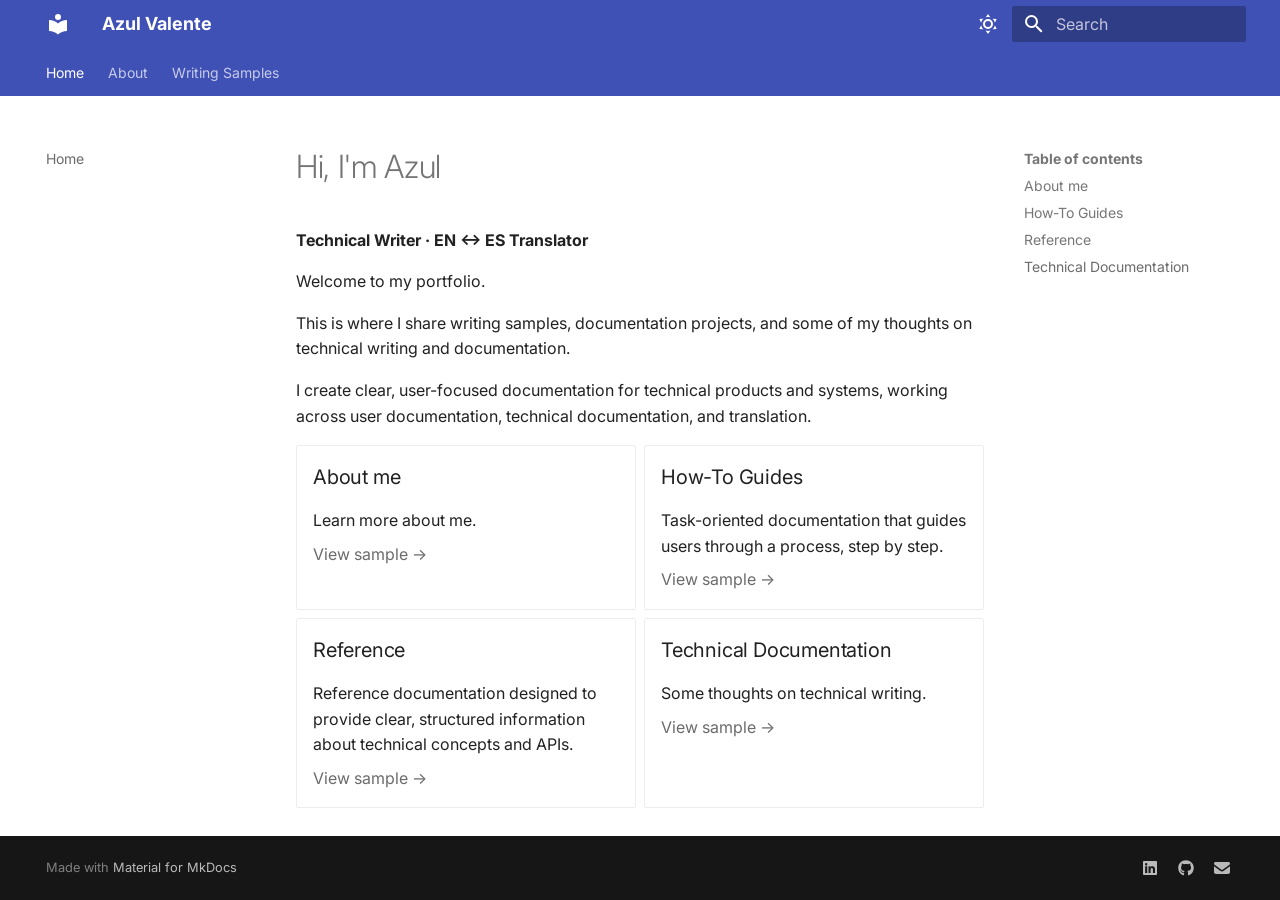
<file: index.html>
<!doctype html>
<html lang="en" class="no-js">
  <head>
    
      <meta charset="utf-8">
      <meta name="viewport" content="width=device-width,initial-scale=1">
      
        <meta name="description" content="Technical Writing Portfolio">
      
      
      
        <link rel="canonical" href="https://your-domain.com/">
      
      
      
        <link rel="next" href="about/">
      
      
      <link rel="icon" href="assets/favicon.png">
      <meta name="generator" content="mkdocs-1.6.1, mkdocs-material-9.6.22">
    
    
      
        <title>Azul Valente</title>
      
    
    
      <link rel="stylesheet" href="assets/stylesheets/main.84d31ad4.min.css">
      
        
        <link rel="stylesheet" href="assets/stylesheets/palette.06af60db.min.css">
      
      


    
    
      
    
    
      
        
        
        <link rel="preconnect" href="https://fonts.gstatic.com" crossorigin>
        <link rel="stylesheet" href="https://fonts.googleapis.com/css?family=Inter:300,300i,400,400i,700,700i%7CRoboto+Mono:400,400i,700,700i&display=fallback">
        <style>:root{--md-text-font:"Inter";--md-code-font:"Roboto Mono"}</style>
      
    
    
      <link rel="stylesheet" href="stylesheets/extra.css">
    
    <script>__md_scope=new URL(".",location),__md_hash=e=>[...e].reduce(((e,_)=>(e<<5)-e+_.charCodeAt(0)),0),__md_get=(e,_=localStorage,t=__md_scope)=>JSON.parse(_.getItem(t.pathname+"."+e)),__md_set=(e,_,t=localStorage,a=__md_scope)=>{try{t.setItem(a.pathname+"."+e,JSON.stringify(_))}catch(e){}}</script>
    
      

    
    
    
  </head>
  
  
    
    
      
    
    
    
    
    <body dir="ltr" data-md-color-scheme="default" data-md-color-primary="indigo" data-md-color-accent="indigo">
  
    
    <input class="md-toggle" data-md-toggle="drawer" type="checkbox" id="__drawer" autocomplete="off">
    <input class="md-toggle" data-md-toggle="search" type="checkbox" id="__search" autocomplete="off">
    <label class="md-overlay" for="__drawer"></label>
    <div data-md-component="skip">
      
        
        <a href="#hi-im-azul" class="md-skip">
          Skip to content
        </a>
      
    </div>
    <div data-md-component="announce">
      
    </div>
    
    
      

<header class="md-header" data-md-component="header">
  <nav class="md-header__inner md-grid" aria-label="Header">
    <a href="." title="Azul Valente" class="md-header__button md-logo" aria-label="Azul Valente" data-md-component="logo">
      
  
  <svg xmlns="http://www.w3.org/2000/svg" viewBox="0 0 24 24"><path d="M12 8a3 3 0 0 0 3-3 3 3 0 0 0-3-3 3 3 0 0 0-3 3 3 3 0 0 0 3 3m0 3.54C9.64 9.35 6.5 8 3 8v11c3.5 0 6.64 1.35 9 3.54 2.36-2.19 5.5-3.54 9-3.54V8c-3.5 0-6.64 1.35-9 3.54"/></svg>

    </a>
    <label class="md-header__button md-icon" for="__drawer">
      
      <svg xmlns="http://www.w3.org/2000/svg" viewBox="0 0 24 24"><path d="M3 6h18v2H3zm0 5h18v2H3zm0 5h18v2H3z"/></svg>
    </label>
    <div class="md-header__title" data-md-component="header-title">
      <div class="md-header__ellipsis">
        <div class="md-header__topic">
          <span class="md-ellipsis">
            Azul Valente
          </span>
        </div>
        <div class="md-header__topic" data-md-component="header-topic">
          <span class="md-ellipsis">
            
              Home
            
          </span>
        </div>
      </div>
    </div>
    
      
        <form class="md-header__option" data-md-component="palette">
  
    
    
    
    <input class="md-option" data-md-color-media="(prefers-color-scheme: light)" data-md-color-scheme="default" data-md-color-primary="indigo" data-md-color-accent="indigo"  aria-label="Switch to dark mode"  type="radio" name="__palette" id="__palette_0">
    
      <label class="md-header__button md-icon" title="Switch to dark mode" for="__palette_1" hidden>
        <svg xmlns="http://www.w3.org/2000/svg" viewBox="0 0 24 24"><path d="M12 7a5 5 0 0 1 5 5 5 5 0 0 1-5 5 5 5 0 0 1-5-5 5 5 0 0 1 5-5m0 2a3 3 0 0 0-3 3 3 3 0 0 0 3 3 3 3 0 0 0 3-3 3 3 0 0 0-3-3m0-7 2.39 3.42C13.65 5.15 12.84 5 12 5s-1.65.15-2.39.42zM3.34 7l4.16-.35A7.2 7.2 0 0 0 5.94 8.5c-.44.74-.69 1.5-.83 2.29zm.02 10 1.76-3.77a7.131 7.131 0 0 0 2.38 4.14zM20.65 7l-1.77 3.79a7.02 7.02 0 0 0-2.38-4.15zm-.01 10-4.14.36c.59-.51 1.12-1.14 1.54-1.86.42-.73.69-1.5.83-2.29zM12 22l-2.41-3.44c.74.27 1.55.44 2.41.44.82 0 1.63-.17 2.37-.44z"/></svg>
      </label>
    
  
    
    
    
    <input class="md-option" data-md-color-media="(prefers-color-scheme: dark)" data-md-color-scheme="slate" data-md-color-primary="indigo" data-md-color-accent="indigo"  aria-label="Switch to light mode"  type="radio" name="__palette" id="__palette_1">
    
      <label class="md-header__button md-icon" title="Switch to light mode" for="__palette_0" hidden>
        <svg xmlns="http://www.w3.org/2000/svg" viewBox="0 0 24 24"><path d="m17.75 4.09-2.53 1.94.91 3.06-2.63-1.81-2.63 1.81.91-3.06-2.53-1.94L12.44 4l1.06-3 1.06 3zm3.5 6.91-1.64 1.25.59 1.98-1.7-1.17-1.7 1.17.59-1.98L15.75 11l2.06-.05L18.5 9l.69 1.95zm-2.28 4.95c.83-.08 1.72 1.1 1.19 1.85-.32.45-.66.87-1.08 1.27C15.17 23 8.84 23 4.94 19.07c-3.91-3.9-3.91-10.24 0-14.14.4-.4.82-.76 1.27-1.08.75-.53 1.93.36 1.85 1.19-.27 2.86.69 5.83 2.89 8.02a9.96 9.96 0 0 0 8.02 2.89m-1.64 2.02a12.08 12.08 0 0 1-7.8-3.47c-2.17-2.19-3.33-5-3.49-7.82-2.81 3.14-2.7 7.96.31 10.98 3.02 3.01 7.84 3.12 10.98.31"/></svg>
      </label>
    
  
</form>
      
    
    
      <script>var palette=__md_get("__palette");if(palette&&palette.color){if("(prefers-color-scheme)"===palette.color.media){var media=matchMedia("(prefers-color-scheme: light)"),input=document.querySelector(media.matches?"[data-md-color-media='(prefers-color-scheme: light)']":"[data-md-color-media='(prefers-color-scheme: dark)']");palette.color.media=input.getAttribute("data-md-color-media"),palette.color.scheme=input.getAttribute("data-md-color-scheme"),palette.color.primary=input.getAttribute("data-md-color-primary"),palette.color.accent=input.getAttribute("data-md-color-accent")}for(var[key,value]of Object.entries(palette.color))document.body.setAttribute("data-md-color-"+key,value)}</script>
    
    
    
      
      
        <label class="md-header__button md-icon" for="__search">
          
          <svg xmlns="http://www.w3.org/2000/svg" viewBox="0 0 24 24"><path d="M9.5 3A6.5 6.5 0 0 1 16 9.5c0 1.61-.59 3.09-1.56 4.23l.27.27h.79l5 5-1.5 1.5-5-5v-.79l-.27-.27A6.52 6.52 0 0 1 9.5 16 6.5 6.5 0 0 1 3 9.5 6.5 6.5 0 0 1 9.5 3m0 2C7 5 5 7 5 9.5S7 14 9.5 14 14 12 14 9.5 12 5 9.5 5"/></svg>
        </label>
        <div class="md-search" data-md-component="search" role="dialog">
  <label class="md-search__overlay" for="__search"></label>
  <div class="md-search__inner" role="search">
    <form class="md-search__form" name="search">
      <input type="text" class="md-search__input" name="query" aria-label="Search" placeholder="Search" autocapitalize="off" autocorrect="off" autocomplete="off" spellcheck="false" data-md-component="search-query" required>
      <label class="md-search__icon md-icon" for="__search">
        
        <svg xmlns="http://www.w3.org/2000/svg" viewBox="0 0 24 24"><path d="M9.5 3A6.5 6.5 0 0 1 16 9.5c0 1.61-.59 3.09-1.56 4.23l.27.27h.79l5 5-1.5 1.5-5-5v-.79l-.27-.27A6.52 6.52 0 0 1 9.5 16 6.5 6.5 0 0 1 3 9.5 6.5 6.5 0 0 1 9.5 3m0 2C7 5 5 7 5 9.5S7 14 9.5 14 14 12 14 9.5 12 5 9.5 5"/></svg>
        
        <svg xmlns="http://www.w3.org/2000/svg" viewBox="0 0 24 24"><path d="M20 11v2H8l5.5 5.5-1.42 1.42L4.16 12l7.92-7.92L13.5 5.5 8 11z"/></svg>
      </label>
      <nav class="md-search__options" aria-label="Search">
        
        <button type="reset" class="md-search__icon md-icon" title="Clear" aria-label="Clear" tabindex="-1">
          
          <svg xmlns="http://www.w3.org/2000/svg" viewBox="0 0 24 24"><path d="M19 6.41 17.59 5 12 10.59 6.41 5 5 6.41 10.59 12 5 17.59 6.41 19 12 13.41 17.59 19 19 17.59 13.41 12z"/></svg>
        </button>
      </nav>
      
    </form>
    <div class="md-search__output">
      <div class="md-search__scrollwrap" tabindex="0" data-md-scrollfix>
        <div class="md-search-result" data-md-component="search-result">
          <div class="md-search-result__meta">
            Initializing search
          </div>
          <ol class="md-search-result__list" role="presentation"></ol>
        </div>
      </div>
    </div>
  </div>
</div>
      
    
    
  </nav>
  
</header>
    
    <div class="md-container" data-md-component="container">
      
      
        
          
            
<nav class="md-tabs" aria-label="Tabs" data-md-component="tabs">
  <div class="md-grid">
    <ul class="md-tabs__list">
      
        
  
  
  
    
  
  
    <li class="md-tabs__item md-tabs__item--active">
      <a href="." class="md-tabs__link">
        
  
  
    
  
  Home

      </a>
    </li>
  

      
        
  
  
  
  
    <li class="md-tabs__item">
      <a href="about/" class="md-tabs__link">
        
  
  
    
  
  About

      </a>
    </li>
  

      
        
  
  
  
  
    
    
      
  
  
  
  
    
    
      <li class="md-tabs__item">
        <a href="how-to/install-loom-on-chrome/" class="md-tabs__link">
          
  
  
  Writing Samples

        </a>
      </li>
    
  

    
  

      
    </ul>
  </div>
</nav>
          
        
      
      <main class="md-main" data-md-component="main">
        <div class="md-main__inner md-grid">
          
            
              
              <div class="md-sidebar md-sidebar--primary" data-md-component="sidebar" data-md-type="navigation" >
                <div class="md-sidebar__scrollwrap">
                  <div class="md-sidebar__inner">
                    


  


<nav class="md-nav md-nav--primary md-nav--lifted" aria-label="Navigation" data-md-level="0">
  <label class="md-nav__title" for="__drawer">
    <a href="." title="Azul Valente" class="md-nav__button md-logo" aria-label="Azul Valente" data-md-component="logo">
      
  
  <svg xmlns="http://www.w3.org/2000/svg" viewBox="0 0 24 24"><path d="M12 8a3 3 0 0 0 3-3 3 3 0 0 0-3-3 3 3 0 0 0-3 3 3 3 0 0 0 3 3m0 3.54C9.64 9.35 6.5 8 3 8v11c3.5 0 6.64 1.35 9 3.54 2.36-2.19 5.5-3.54 9-3.54V8c-3.5 0-6.64 1.35-9 3.54"/></svg>

    </a>
    Azul Valente
  </label>
  
  <ul class="md-nav__list" data-md-scrollfix>
    
      
      
  
  
    
  
  
  
    <li class="md-nav__item md-nav__item--active">
      
      <input class="md-nav__toggle md-toggle" type="checkbox" id="__toc">
      
      
        
      
      
        <label class="md-nav__link md-nav__link--active" for="__toc">
          
  
  
  <span class="md-ellipsis">
    Home
    
  </span>
  

          <span class="md-nav__icon md-icon"></span>
        </label>
      
      <a href="." class="md-nav__link md-nav__link--active">
        
  
  
  <span class="md-ellipsis">
    Home
    
  </span>
  

      </a>
      
        

<nav class="md-nav md-nav--secondary" aria-label="Table of contents">
  
  
  
    
  
  
    <label class="md-nav__title" for="__toc">
      <span class="md-nav__icon md-icon"></span>
      Table of contents
    </label>
    <ul class="md-nav__list" data-md-component="toc" data-md-scrollfix>
      
        <li class="md-nav__item">
  <a href="#about-me" class="md-nav__link">
    <span class="md-ellipsis">
      About me
    </span>
  </a>
  
</li>
      
        <li class="md-nav__item">
  <a href="#how-to-guides" class="md-nav__link">
    <span class="md-ellipsis">
      How-To Guides
    </span>
  </a>
  
</li>
      
        <li class="md-nav__item">
  <a href="#reference" class="md-nav__link">
    <span class="md-ellipsis">
      Reference
    </span>
  </a>
  
</li>
      
        <li class="md-nav__item">
  <a href="#technical-documentation" class="md-nav__link">
    <span class="md-ellipsis">
      Technical Documentation
    </span>
  </a>
  
</li>
      
    </ul>
  
</nav>
      
    </li>
  

    
      
      
  
  
  
  
    <li class="md-nav__item">
      <a href="about/" class="md-nav__link">
        
  
  
  <span class="md-ellipsis">
    About
    
  </span>
  

      </a>
    </li>
  

    
      
      
  
  
  
  
    
    
    
    
      
      
    
    
    <li class="md-nav__item md-nav__item--nested">
      
        
        
        <input class="md-nav__toggle md-toggle " type="checkbox" id="__nav_3" >
        
          
          <label class="md-nav__link" for="__nav_3" id="__nav_3_label" tabindex="0">
            
  
  
  <span class="md-ellipsis">
    Writing Samples
    
  </span>
  

            <span class="md-nav__icon md-icon"></span>
          </label>
        
        <nav class="md-nav" data-md-level="1" aria-labelledby="__nav_3_label" aria-expanded="false">
          <label class="md-nav__title" for="__nav_3">
            <span class="md-nav__icon md-icon"></span>
            Writing Samples
          </label>
          <ul class="md-nav__list" data-md-scrollfix>
            
              
                
  
  
  
  
    
    
    
    
      
      
    
    
    <li class="md-nav__item md-nav__item--nested">
      
        
        
        <input class="md-nav__toggle md-toggle " type="checkbox" id="__nav_3_1" >
        
          
          <label class="md-nav__link" for="__nav_3_1" id="__nav_3_1_label" tabindex="0">
            
  
  
  <span class="md-ellipsis">
    How-To Guides
    
  </span>
  

            <span class="md-nav__icon md-icon"></span>
          </label>
        
        <nav class="md-nav" data-md-level="2" aria-labelledby="__nav_3_1_label" aria-expanded="false">
          <label class="md-nav__title" for="__nav_3_1">
            <span class="md-nav__icon md-icon"></span>
            How-To Guides
          </label>
          <ul class="md-nav__list" data-md-scrollfix>
            
              
                
  
  
  
  
    <li class="md-nav__item">
      <a href="how-to/install-loom-on-chrome/" class="md-nav__link">
        
  
  
  <span class="md-ellipsis">
    Install Loom on Chrome
    
  </span>
  

      </a>
    </li>
  

              
            
              
                
  
  
  
  
    <li class="md-nav__item">
      <a href="how-to/how-to-work-with-bilingual-excel-in-trados/" class="md-nav__link">
        
  
  
  <span class="md-ellipsis">
    Translate a bilingual Excel file in Trados Studio
    
  </span>
  

      </a>
    </li>
  

              
            
          </ul>
        </nav>
      
    </li>
  

              
            
              
                
  
  
  
  
    <li class="md-nav__item">
      <a href="reference/geo-api/" class="md-nav__link">
        
  
  
  <span class="md-ellipsis">
    Reference
    
  </span>
  

      </a>
    </li>
  

              
            
              
                
  
  
  
  
    <li class="md-nav__item">
      <a href="technical-writing/" class="md-nav__link">
        
  
  
  <span class="md-ellipsis">
    Technical Documentation
    
  </span>
  

      </a>
    </li>
  

              
            
          </ul>
        </nav>
      
    </li>
  

    
  </ul>
</nav>
                  </div>
                </div>
              </div>
            
            
              
              <div class="md-sidebar md-sidebar--secondary" data-md-component="sidebar" data-md-type="toc" >
                <div class="md-sidebar__scrollwrap">
                  <div class="md-sidebar__inner">
                    

<nav class="md-nav md-nav--secondary" aria-label="Table of contents">
  
  
  
    
  
  
    <label class="md-nav__title" for="__toc">
      <span class="md-nav__icon md-icon"></span>
      Table of contents
    </label>
    <ul class="md-nav__list" data-md-component="toc" data-md-scrollfix>
      
        <li class="md-nav__item">
  <a href="#about-me" class="md-nav__link">
    <span class="md-ellipsis">
      About me
    </span>
  </a>
  
</li>
      
        <li class="md-nav__item">
  <a href="#how-to-guides" class="md-nav__link">
    <span class="md-ellipsis">
      How-To Guides
    </span>
  </a>
  
</li>
      
        <li class="md-nav__item">
  <a href="#reference" class="md-nav__link">
    <span class="md-ellipsis">
      Reference
    </span>
  </a>
  
</li>
      
        <li class="md-nav__item">
  <a href="#technical-documentation" class="md-nav__link">
    <span class="md-ellipsis">
      Technical Documentation
    </span>
  </a>
  
</li>
      
    </ul>
  
</nav>
                  </div>
                </div>
              </div>
            
          
          
            <div class="md-content" data-md-component="content">
              <article class="md-content__inner md-typeset">
                
                  



<h1 id="hi-im-azul">Hi, I'm Azul</h1>
<p><strong>Technical Writer · EN ↔ ES Translator</strong></p>
<p>Welcome to my portfolio.</p>
<p>This is where I share writing samples, documentation projects, and some of my thoughts on technical writing and documentation.</p>
<p>I create clear, user-focused documentation for technical products and systems, working across user documentation, technical documentation, and translation.</p>
<div class="grid cards">
<ul>
<li>
<h3 id="about-me">About me</h3>
<p>Learn more about me.</p>
<p><a href="about/">View sample →</a></p>
</li>
<li>
<h3 id="how-to-guides">How-To Guides</h3>
<p>Task-oriented documentation that guides users through a process, step by step.</p>
<p><a href="how-to/install-loom-on-chrome/">View sample →</a></p>
</li>
<li>
<h3 id="reference">Reference</h3>
<p>Reference documentation designed to provide clear, structured information about technical concepts and APIs.</p>
<p><a href="reference/geo-api/">View sample →</a></p>
</li>
<li>
<h3 id="technical-documentation">Technical Documentation</h3>
<p>Some thoughts on technical writing.</p>
<p><a href="technical-writing/">View sample →</a></p>
</li>
</ul>
</div>












                
              </article>
            </div>
          
          
<script>var target=document.getElementById(location.hash.slice(1));target&&target.name&&(target.checked=target.name.startsWith("__tabbed_"))</script>
        </div>
        
          <button type="button" class="md-top md-icon" data-md-component="top" hidden>
  
  <svg xmlns="http://www.w3.org/2000/svg" viewBox="0 0 24 24"><path d="M13 20h-2V8l-5.5 5.5-1.42-1.42L12 4.16l7.92 7.92-1.42 1.42L13 8z"/></svg>
  Back to top
</button>
        
      </main>
      
        <footer class="md-footer">
  
  <div class="md-footer-meta md-typeset">
    <div class="md-footer-meta__inner md-grid">
      <div class="md-copyright">
  
  
    Made with
    <a href="https://squidfunk.github.io/mkdocs-material/" target="_blank" rel="noopener">
      Material for MkDocs
    </a>
  
</div>
      
        
<div class="md-social">
  
    
    
    
    
      
      
    
    <a href="https://www.linkedin.com/in/azulvalente/" target="_blank" rel="noopener" title="www.linkedin.com" class="md-social__link">
      <svg xmlns="http://www.w3.org/2000/svg" viewBox="0 0 448 512"><!--! Font Awesome Free 7.1.0 by @fontawesome - https://fontawesome.com License - https://fontawesome.com/license/free (Icons: CC BY 4.0, Fonts: SIL OFL 1.1, Code: MIT License) Copyright 2025 Fonticons, Inc.--><path d="M416 32H31.9C14.3 32 0 46.5 0 64.3v383.4C0 465.5 14.3 480 31.9 480H416c17.6 0 32-14.5 32-32.3V64.3c0-17.8-14.4-32.3-32-32.3M135.4 416H69V202.2h66.5V416zM102.2 96a38.5 38.5 0 1 1 0 77 38.5 38.5 0 1 1 0-77m282.1 320h-66.4V312c0-24.8-.5-56.7-34.5-56.7-34.6 0-39.9 27-39.9 54.9V416h-66.4V202.2h63.7v29.2h.9c8.9-16.8 30.6-34.5 62.9-34.5 67.2 0 79.7 44.3 79.7 101.9z"/></svg>
    </a>
  
    
    
    
    
      
      
    
    <a href="https://github.com/azulvalente/" target="_blank" rel="noopener" title="github.com" class="md-social__link">
      <svg xmlns="http://www.w3.org/2000/svg" viewBox="0 0 512 512"><!--! Font Awesome Free 7.1.0 by @fontawesome - https://fontawesome.com License - https://fontawesome.com/license/free (Icons: CC BY 4.0, Fonts: SIL OFL 1.1, Code: MIT License) Copyright 2025 Fonticons, Inc.--><path d="M173.9 397.4c0 2-2.3 3.6-5.2 3.6-3.3.3-5.6-1.3-5.6-3.6 0-2 2.3-3.6 5.2-3.6 3-.3 5.6 1.3 5.6 3.6m-31.1-4.5c-.7 2 1.3 4.3 4.3 4.9 2.6 1 5.6 0 6.2-2s-1.3-4.3-4.3-5.2c-2.6-.7-5.5.3-6.2 2.3m44.2-1.7c-2.9.7-4.9 2.6-4.6 4.9.3 2 2.9 3.3 5.9 2.6 2.9-.7 4.9-2.6 4.6-4.6-.3-1.9-3-3.2-5.9-2.9M252.8 8C114.1 8 8 113.3 8 252c0 110.9 69.8 205.8 169.5 239.2 12.8 2.3 17.3-5.6 17.3-12.1 0-6.2-.3-40.4-.3-61.4 0 0-70 15-84.7-29.8 0 0-11.4-29.1-27.8-36.6 0 0-22.9-15.7 1.6-15.4 0 0 24.9 2 38.6 25.8 21.9 38.6 58.6 27.5 72.9 20.9 2.3-16 8.8-27.1 16-33.7-55.9-6.2-112.3-14.3-112.3-110.5 0-27.5 7.6-41.3 23.6-58.9-2.6-6.5-11.1-33.3 2.6-67.9 20.9-6.5 69 27 69 27 20-5.6 41.5-8.5 62.8-8.5s42.8 2.9 62.8 8.5c0 0 48.1-33.6 69-27 13.7 34.7 5.2 61.4 2.6 67.9 16 17.7 25.8 31.5 25.8 58.9 0 96.5-58.9 104.2-114.8 110.5 9.2 7.9 17 22.9 17 46.4 0 33.7-.3 75.4-.3 83.6 0 6.5 4.6 14.4 17.3 12.1C436.2 457.8 504 362.9 504 252 504 113.3 391.5 8 252.8 8M105.2 352.9c-1.3 1-1 3.3.7 5.2 1.6 1.6 3.9 2.3 5.2 1 1.3-1 1-3.3-.7-5.2-1.6-1.6-3.9-2.3-5.2-1m-10.8-8.1c-.7 1.3.3 2.9 2.3 3.9 1.6 1 3.6.7 4.3-.7.7-1.3-.3-2.9-2.3-3.9-2-.6-3.6-.3-4.3.7m32.4 35.6c-1.6 1.3-1 4.3 1.3 6.2 2.3 2.3 5.2 2.6 6.5 1 1.3-1.3.7-4.3-1.3-6.2-2.2-2.3-5.2-2.6-6.5-1m-11.4-14.7c-1.6 1-1.6 3.6 0 5.9s4.3 3.3 5.6 2.3c1.6-1.3 1.6-3.9 0-6.2-1.4-2.3-4-3.3-5.6-2"/></svg>
    </a>
  
    
    
    
    
    <a href="mailto:mazulvalente@gmail.com" target="_blank" rel="noopener" title="" class="md-social__link">
      <svg xmlns="http://www.w3.org/2000/svg" viewBox="0 0 512 512"><!--! Font Awesome Free 7.1.0 by @fontawesome - https://fontawesome.com License - https://fontawesome.com/license/free (Icons: CC BY 4.0, Fonts: SIL OFL 1.1, Code: MIT License) Copyright 2025 Fonticons, Inc.--><path d="M48 64C21.5 64 0 85.5 0 112c0 15.1 7.1 29.3 19.2 38.4l208 156a48 48 0 0 0 57.6 0l208-156c12.1-9.1 19.2-23.3 19.2-38.4 0-26.5-21.5-48-48-48zM0 196v188c0 35.3 28.7 64 64 64h384c35.3 0 64-28.7 64-64V196L313.6 344.8c-34.1 25.6-81.1 25.6-115.2 0z"/></svg>
    </a>
  
</div>
      
    </div>
  </div>
</footer>
      
    </div>
    <div class="md-dialog" data-md-component="dialog">
      <div class="md-dialog__inner md-typeset"></div>
    </div>
    
    
    
      
      <script id="__config" type="application/json">{"base": ".", "features": ["navigation.tabs", "navigation.top", "content.action.edit"], "search": "assets/javascripts/workers/search.973d3a69.min.js", "tags": null, "translations": {"clipboard.copied": "Copied to clipboard", "clipboard.copy": "Copy to clipboard", "search.result.more.one": "1 more on this page", "search.result.more.other": "# more on this page", "search.result.none": "No matching documents", "search.result.one": "1 matching document", "search.result.other": "# matching documents", "search.result.placeholder": "Type to start searching", "search.result.term.missing": "Missing", "select.version": "Select version"}, "version": null}</script>
    
    
      <script src="assets/javascripts/bundle.f55a23d4.min.js"></script>
      
    
  </body>
</html>
</file>
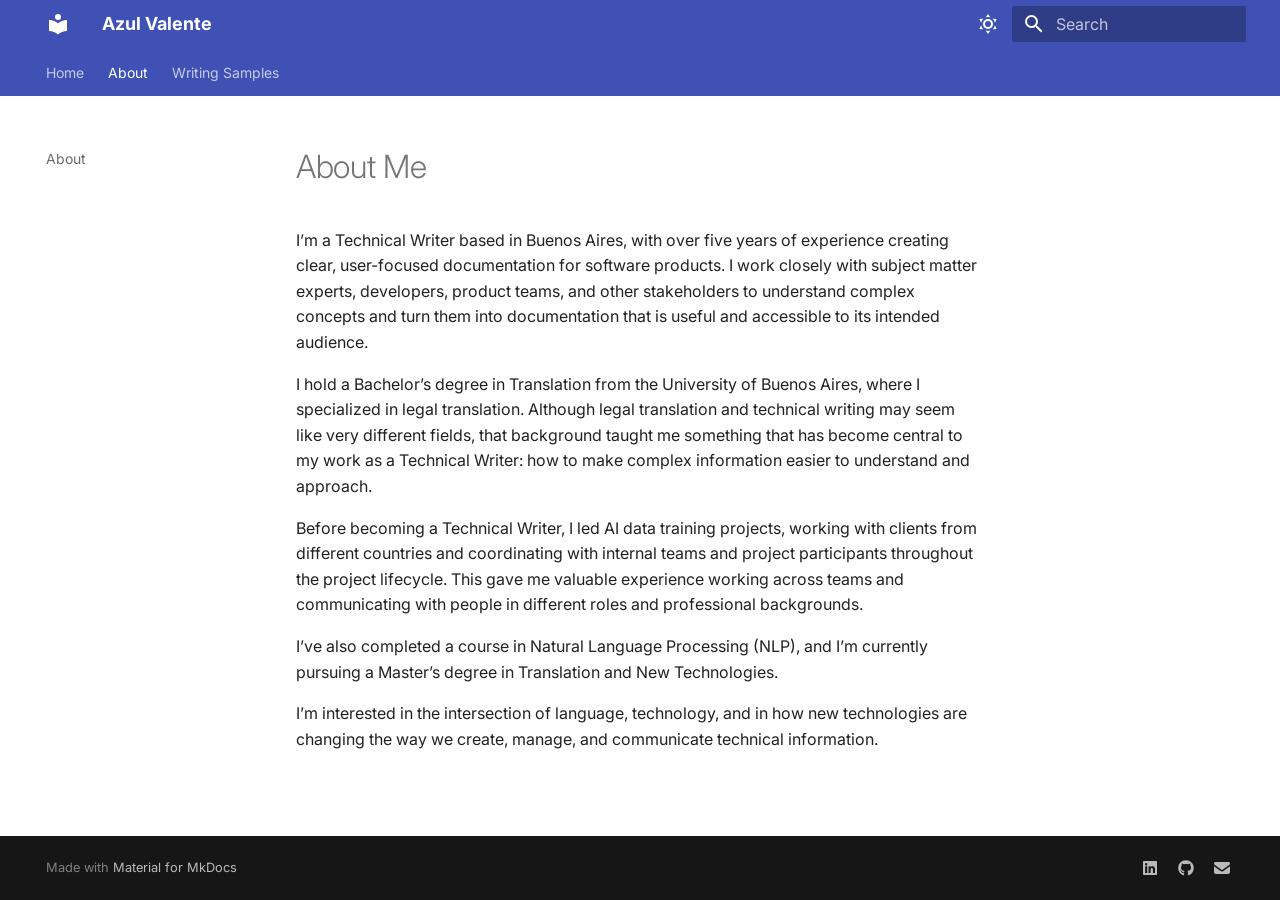
<file: about/index.html>
<!doctype html>
<html lang="en" class="no-js">
  <head>
    
      <meta charset="utf-8">
      <meta name="viewport" content="width=device-width,initial-scale=1">
      
        <meta name="description" content="Technical Writing Portfolio">
      
      
      
        <link rel="canonical" href="https://your-domain.com/about/">
      
      
        <link rel="prev" href="..">
      
      
        <link rel="next" href="../how-to/install-loom-on-chrome/">
      
      
      <link rel="icon" href="../assets/favicon.png">
      <meta name="generator" content="mkdocs-1.6.1, mkdocs-material-9.6.22">
    
    
      
        <title>About - Azul Valente</title>
      
    
    
      <link rel="stylesheet" href="../assets/stylesheets/main.84d31ad4.min.css">
      
        
        <link rel="stylesheet" href="../assets/stylesheets/palette.06af60db.min.css">
      
      


    
    
      
    
    
      
        
        
        <link rel="preconnect" href="https://fonts.gstatic.com" crossorigin>
        <link rel="stylesheet" href="https://fonts.googleapis.com/css?family=Inter:300,300i,400,400i,700,700i%7CRoboto+Mono:400,400i,700,700i&display=fallback">
        <style>:root{--md-text-font:"Inter";--md-code-font:"Roboto Mono"}</style>
      
    
    
      <link rel="stylesheet" href="../stylesheets/extra.css">
    
    <script>__md_scope=new URL("..",location),__md_hash=e=>[...e].reduce(((e,_)=>(e<<5)-e+_.charCodeAt(0)),0),__md_get=(e,_=localStorage,t=__md_scope)=>JSON.parse(_.getItem(t.pathname+"."+e)),__md_set=(e,_,t=localStorage,a=__md_scope)=>{try{t.setItem(a.pathname+"."+e,JSON.stringify(_))}catch(e){}}</script>
    
      

    
    
    
  </head>
  
  
    
    
      
    
    
    
    
    <body dir="ltr" data-md-color-scheme="default" data-md-color-primary="indigo" data-md-color-accent="indigo">
  
    
    <input class="md-toggle" data-md-toggle="drawer" type="checkbox" id="__drawer" autocomplete="off">
    <input class="md-toggle" data-md-toggle="search" type="checkbox" id="__search" autocomplete="off">
    <label class="md-overlay" for="__drawer"></label>
    <div data-md-component="skip">
      
        
        <a href="#about-me" class="md-skip">
          Skip to content
        </a>
      
    </div>
    <div data-md-component="announce">
      
    </div>
    
    
      

<header class="md-header" data-md-component="header">
  <nav class="md-header__inner md-grid" aria-label="Header">
    <a href=".." title="Azul Valente" class="md-header__button md-logo" aria-label="Azul Valente" data-md-component="logo">
      
  
  <svg xmlns="http://www.w3.org/2000/svg" viewBox="0 0 24 24"><path d="M12 8a3 3 0 0 0 3-3 3 3 0 0 0-3-3 3 3 0 0 0-3 3 3 3 0 0 0 3 3m0 3.54C9.64 9.35 6.5 8 3 8v11c3.5 0 6.64 1.35 9 3.54 2.36-2.19 5.5-3.54 9-3.54V8c-3.5 0-6.64 1.35-9 3.54"/></svg>

    </a>
    <label class="md-header__button md-icon" for="__drawer">
      
      <svg xmlns="http://www.w3.org/2000/svg" viewBox="0 0 24 24"><path d="M3 6h18v2H3zm0 5h18v2H3zm0 5h18v2H3z"/></svg>
    </label>
    <div class="md-header__title" data-md-component="header-title">
      <div class="md-header__ellipsis">
        <div class="md-header__topic">
          <span class="md-ellipsis">
            Azul Valente
          </span>
        </div>
        <div class="md-header__topic" data-md-component="header-topic">
          <span class="md-ellipsis">
            
              About
            
          </span>
        </div>
      </div>
    </div>
    
      
        <form class="md-header__option" data-md-component="palette">
  
    
    
    
    <input class="md-option" data-md-color-media="(prefers-color-scheme: light)" data-md-color-scheme="default" data-md-color-primary="indigo" data-md-color-accent="indigo"  aria-label="Switch to dark mode"  type="radio" name="__palette" id="__palette_0">
    
      <label class="md-header__button md-icon" title="Switch to dark mode" for="__palette_1" hidden>
        <svg xmlns="http://www.w3.org/2000/svg" viewBox="0 0 24 24"><path d="M12 7a5 5 0 0 1 5 5 5 5 0 0 1-5 5 5 5 0 0 1-5-5 5 5 0 0 1 5-5m0 2a3 3 0 0 0-3 3 3 3 0 0 0 3 3 3 3 0 0 0 3-3 3 3 0 0 0-3-3m0-7 2.39 3.42C13.65 5.15 12.84 5 12 5s-1.65.15-2.39.42zM3.34 7l4.16-.35A7.2 7.2 0 0 0 5.94 8.5c-.44.74-.69 1.5-.83 2.29zm.02 10 1.76-3.77a7.131 7.131 0 0 0 2.38 4.14zM20.65 7l-1.77 3.79a7.02 7.02 0 0 0-2.38-4.15zm-.01 10-4.14.36c.59-.51 1.12-1.14 1.54-1.86.42-.73.69-1.5.83-2.29zM12 22l-2.41-3.44c.74.27 1.55.44 2.41.44.82 0 1.63-.17 2.37-.44z"/></svg>
      </label>
    
  
    
    
    
    <input class="md-option" data-md-color-media="(prefers-color-scheme: dark)" data-md-color-scheme="slate" data-md-color-primary="indigo" data-md-color-accent="indigo"  aria-label="Switch to light mode"  type="radio" name="__palette" id="__palette_1">
    
      <label class="md-header__button md-icon" title="Switch to light mode" for="__palette_0" hidden>
        <svg xmlns="http://www.w3.org/2000/svg" viewBox="0 0 24 24"><path d="m17.75 4.09-2.53 1.94.91 3.06-2.63-1.81-2.63 1.81.91-3.06-2.53-1.94L12.44 4l1.06-3 1.06 3zm3.5 6.91-1.64 1.25.59 1.98-1.7-1.17-1.7 1.17.59-1.98L15.75 11l2.06-.05L18.5 9l.69 1.95zm-2.28 4.95c.83-.08 1.72 1.1 1.19 1.85-.32.45-.66.87-1.08 1.27C15.17 23 8.84 23 4.94 19.07c-3.91-3.9-3.91-10.24 0-14.14.4-.4.82-.76 1.27-1.08.75-.53 1.93.36 1.85 1.19-.27 2.86.69 5.83 2.89 8.02a9.96 9.96 0 0 0 8.02 2.89m-1.64 2.02a12.08 12.08 0 0 1-7.8-3.47c-2.17-2.19-3.33-5-3.49-7.82-2.81 3.14-2.7 7.96.31 10.98 3.02 3.01 7.84 3.12 10.98.31"/></svg>
      </label>
    
  
</form>
      
    
    
      <script>var palette=__md_get("__palette");if(palette&&palette.color){if("(prefers-color-scheme)"===palette.color.media){var media=matchMedia("(prefers-color-scheme: light)"),input=document.querySelector(media.matches?"[data-md-color-media='(prefers-color-scheme: light)']":"[data-md-color-media='(prefers-color-scheme: dark)']");palette.color.media=input.getAttribute("data-md-color-media"),palette.color.scheme=input.getAttribute("data-md-color-scheme"),palette.color.primary=input.getAttribute("data-md-color-primary"),palette.color.accent=input.getAttribute("data-md-color-accent")}for(var[key,value]of Object.entries(palette.color))document.body.setAttribute("data-md-color-"+key,value)}</script>
    
    
    
      
      
        <label class="md-header__button md-icon" for="__search">
          
          <svg xmlns="http://www.w3.org/2000/svg" viewBox="0 0 24 24"><path d="M9.5 3A6.5 6.5 0 0 1 16 9.5c0 1.61-.59 3.09-1.56 4.23l.27.27h.79l5 5-1.5 1.5-5-5v-.79l-.27-.27A6.52 6.52 0 0 1 9.5 16 6.5 6.5 0 0 1 3 9.5 6.5 6.5 0 0 1 9.5 3m0 2C7 5 5 7 5 9.5S7 14 9.5 14 14 12 14 9.5 12 5 9.5 5"/></svg>
        </label>
        <div class="md-search" data-md-component="search" role="dialog">
  <label class="md-search__overlay" for="__search"></label>
  <div class="md-search__inner" role="search">
    <form class="md-search__form" name="search">
      <input type="text" class="md-search__input" name="query" aria-label="Search" placeholder="Search" autocapitalize="off" autocorrect="off" autocomplete="off" spellcheck="false" data-md-component="search-query" required>
      <label class="md-search__icon md-icon" for="__search">
        
        <svg xmlns="http://www.w3.org/2000/svg" viewBox="0 0 24 24"><path d="M9.5 3A6.5 6.5 0 0 1 16 9.5c0 1.61-.59 3.09-1.56 4.23l.27.27h.79l5 5-1.5 1.5-5-5v-.79l-.27-.27A6.52 6.52 0 0 1 9.5 16 6.5 6.5 0 0 1 3 9.5 6.5 6.5 0 0 1 9.5 3m0 2C7 5 5 7 5 9.5S7 14 9.5 14 14 12 14 9.5 12 5 9.5 5"/></svg>
        
        <svg xmlns="http://www.w3.org/2000/svg" viewBox="0 0 24 24"><path d="M20 11v2H8l5.5 5.5-1.42 1.42L4.16 12l7.92-7.92L13.5 5.5 8 11z"/></svg>
      </label>
      <nav class="md-search__options" aria-label="Search">
        
        <button type="reset" class="md-search__icon md-icon" title="Clear" aria-label="Clear" tabindex="-1">
          
          <svg xmlns="http://www.w3.org/2000/svg" viewBox="0 0 24 24"><path d="M19 6.41 17.59 5 12 10.59 6.41 5 5 6.41 10.59 12 5 17.59 6.41 19 12 13.41 17.59 19 19 17.59 13.41 12z"/></svg>
        </button>
      </nav>
      
    </form>
    <div class="md-search__output">
      <div class="md-search__scrollwrap" tabindex="0" data-md-scrollfix>
        <div class="md-search-result" data-md-component="search-result">
          <div class="md-search-result__meta">
            Initializing search
          </div>
          <ol class="md-search-result__list" role="presentation"></ol>
        </div>
      </div>
    </div>
  </div>
</div>
      
    
    
  </nav>
  
</header>
    
    <div class="md-container" data-md-component="container">
      
      
        
          
            
<nav class="md-tabs" aria-label="Tabs" data-md-component="tabs">
  <div class="md-grid">
    <ul class="md-tabs__list">
      
        
  
  
  
  
    <li class="md-tabs__item">
      <a href=".." class="md-tabs__link">
        
  
  
    
  
  Home

      </a>
    </li>
  

      
        
  
  
  
    
  
  
    <li class="md-tabs__item md-tabs__item--active">
      <a href="./" class="md-tabs__link">
        
  
  
    
  
  About

      </a>
    </li>
  

      
        
  
  
  
  
    
    
      
  
  
  
  
    
    
      <li class="md-tabs__item">
        <a href="../how-to/install-loom-on-chrome/" class="md-tabs__link">
          
  
  
  Writing Samples

        </a>
      </li>
    
  

    
  

      
    </ul>
  </div>
</nav>
          
        
      
      <main class="md-main" data-md-component="main">
        <div class="md-main__inner md-grid">
          
            
              
              <div class="md-sidebar md-sidebar--primary" data-md-component="sidebar" data-md-type="navigation" >
                <div class="md-sidebar__scrollwrap">
                  <div class="md-sidebar__inner">
                    


  


<nav class="md-nav md-nav--primary md-nav--lifted" aria-label="Navigation" data-md-level="0">
  <label class="md-nav__title" for="__drawer">
    <a href=".." title="Azul Valente" class="md-nav__button md-logo" aria-label="Azul Valente" data-md-component="logo">
      
  
  <svg xmlns="http://www.w3.org/2000/svg" viewBox="0 0 24 24"><path d="M12 8a3 3 0 0 0 3-3 3 3 0 0 0-3-3 3 3 0 0 0-3 3 3 3 0 0 0 3 3m0 3.54C9.64 9.35 6.5 8 3 8v11c3.5 0 6.64 1.35 9 3.54 2.36-2.19 5.5-3.54 9-3.54V8c-3.5 0-6.64 1.35-9 3.54"/></svg>

    </a>
    Azul Valente
  </label>
  
  <ul class="md-nav__list" data-md-scrollfix>
    
      
      
  
  
  
  
    <li class="md-nav__item">
      <a href=".." class="md-nav__link">
        
  
  
  <span class="md-ellipsis">
    Home
    
  </span>
  

      </a>
    </li>
  

    
      
      
  
  
    
  
  
  
    <li class="md-nav__item md-nav__item--active">
      
      <input class="md-nav__toggle md-toggle" type="checkbox" id="__toc">
      
      
        
      
      
      <a href="./" class="md-nav__link md-nav__link--active">
        
  
  
  <span class="md-ellipsis">
    About
    
  </span>
  

      </a>
      
    </li>
  

    
      
      
  
  
  
  
    
    
    
    
      
      
    
    
    <li class="md-nav__item md-nav__item--nested">
      
        
        
        <input class="md-nav__toggle md-toggle " type="checkbox" id="__nav_3" >
        
          
          <label class="md-nav__link" for="__nav_3" id="__nav_3_label" tabindex="0">
            
  
  
  <span class="md-ellipsis">
    Writing Samples
    
  </span>
  

            <span class="md-nav__icon md-icon"></span>
          </label>
        
        <nav class="md-nav" data-md-level="1" aria-labelledby="__nav_3_label" aria-expanded="false">
          <label class="md-nav__title" for="__nav_3">
            <span class="md-nav__icon md-icon"></span>
            Writing Samples
          </label>
          <ul class="md-nav__list" data-md-scrollfix>
            
              
                
  
  
  
  
    
    
    
    
      
      
    
    
    <li class="md-nav__item md-nav__item--nested">
      
        
        
        <input class="md-nav__toggle md-toggle " type="checkbox" id="__nav_3_1" >
        
          
          <label class="md-nav__link" for="__nav_3_1" id="__nav_3_1_label" tabindex="0">
            
  
  
  <span class="md-ellipsis">
    How-To Guides
    
  </span>
  

            <span class="md-nav__icon md-icon"></span>
          </label>
        
        <nav class="md-nav" data-md-level="2" aria-labelledby="__nav_3_1_label" aria-expanded="false">
          <label class="md-nav__title" for="__nav_3_1">
            <span class="md-nav__icon md-icon"></span>
            How-To Guides
          </label>
          <ul class="md-nav__list" data-md-scrollfix>
            
              
                
  
  
  
  
    <li class="md-nav__item">
      <a href="../how-to/install-loom-on-chrome/" class="md-nav__link">
        
  
  
  <span class="md-ellipsis">
    Install Loom on Chrome
    
  </span>
  

      </a>
    </li>
  

              
            
              
                
  
  
  
  
    <li class="md-nav__item">
      <a href="../how-to/how-to-work-with-bilingual-excel-in-trados/" class="md-nav__link">
        
  
  
  <span class="md-ellipsis">
    Translate a bilingual Excel file in Trados Studio
    
  </span>
  

      </a>
    </li>
  

              
            
          </ul>
        </nav>
      
    </li>
  

              
            
              
                
  
  
  
  
    <li class="md-nav__item">
      <a href="../reference/geo-api/" class="md-nav__link">
        
  
  
  <span class="md-ellipsis">
    Reference
    
  </span>
  

      </a>
    </li>
  

              
            
              
                
  
  
  
  
    <li class="md-nav__item">
      <a href="../technical-writing/" class="md-nav__link">
        
  
  
  <span class="md-ellipsis">
    Technical Documentation
    
  </span>
  

      </a>
    </li>
  

              
            
          </ul>
        </nav>
      
    </li>
  

    
  </ul>
</nav>
                  </div>
                </div>
              </div>
            
            
              
              <div class="md-sidebar md-sidebar--secondary" data-md-component="sidebar" data-md-type="toc" >
                <div class="md-sidebar__scrollwrap">
                  <div class="md-sidebar__inner">
                    

<nav class="md-nav md-nav--secondary" aria-label="Table of contents">
  
  
  
    
  
  
</nav>
                  </div>
                </div>
              </div>
            
          
          
            <div class="md-content" data-md-component="content">
              <article class="md-content__inner md-typeset">
                
                  



<h1 id="about-me">About Me</h1>
<p>I’m a Technical Writer based in Buenos Aires, with over five years of experience creating clear, user-focused documentation for software products. I work closely with subject matter experts, developers, product teams, and other stakeholders to understand complex concepts and turn them into documentation that is useful and accessible to its intended audience. </p>
<p>I hold a Bachelor’s degree in Translation from the University of Buenos Aires, where I specialized in legal translation. Although legal translation and technical writing may seem like very different fields, that background taught me something that has become central to my work as a Technical Writer: how to make complex information easier to understand and approach.</p>
<p>Before becoming a Technical Writer, I led AI data training projects, working with clients from different countries and coordinating with internal teams and project participants throughout the project lifecycle. This gave me valuable experience working across teams and communicating with people in different roles and professional backgrounds.</p>
<p>I’ve also completed a course in Natural Language Processing (NLP), and I’m currently pursuing a Master’s degree in Translation and New Technologies.</p>
<p>I’m interested in the intersection of language, technology, and in how new technologies are changing the way we create, manage, and communicate technical information.</p>












                
              </article>
            </div>
          
          
<script>var target=document.getElementById(location.hash.slice(1));target&&target.name&&(target.checked=target.name.startsWith("__tabbed_"))</script>
        </div>
        
          <button type="button" class="md-top md-icon" data-md-component="top" hidden>
  
  <svg xmlns="http://www.w3.org/2000/svg" viewBox="0 0 24 24"><path d="M13 20h-2V8l-5.5 5.5-1.42-1.42L12 4.16l7.92 7.92-1.42 1.42L13 8z"/></svg>
  Back to top
</button>
        
      </main>
      
        <footer class="md-footer">
  
  <div class="md-footer-meta md-typeset">
    <div class="md-footer-meta__inner md-grid">
      <div class="md-copyright">
  
  
    Made with
    <a href="https://squidfunk.github.io/mkdocs-material/" target="_blank" rel="noopener">
      Material for MkDocs
    </a>
  
</div>
      
        
<div class="md-social">
  
    
    
    
    
      
      
    
    <a href="https://www.linkedin.com/in/azulvalente/" target="_blank" rel="noopener" title="www.linkedin.com" class="md-social__link">
      <svg xmlns="http://www.w3.org/2000/svg" viewBox="0 0 448 512"><!--! Font Awesome Free 7.1.0 by @fontawesome - https://fontawesome.com License - https://fontawesome.com/license/free (Icons: CC BY 4.0, Fonts: SIL OFL 1.1, Code: MIT License) Copyright 2025 Fonticons, Inc.--><path d="M416 32H31.9C14.3 32 0 46.5 0 64.3v383.4C0 465.5 14.3 480 31.9 480H416c17.6 0 32-14.5 32-32.3V64.3c0-17.8-14.4-32.3-32-32.3M135.4 416H69V202.2h66.5V416zM102.2 96a38.5 38.5 0 1 1 0 77 38.5 38.5 0 1 1 0-77m282.1 320h-66.4V312c0-24.8-.5-56.7-34.5-56.7-34.6 0-39.9 27-39.9 54.9V416h-66.4V202.2h63.7v29.2h.9c8.9-16.8 30.6-34.5 62.9-34.5 67.2 0 79.7 44.3 79.7 101.9z"/></svg>
    </a>
  
    
    
    
    
      
      
    
    <a href="https://github.com/azulvalente/" target="_blank" rel="noopener" title="github.com" class="md-social__link">
      <svg xmlns="http://www.w3.org/2000/svg" viewBox="0 0 512 512"><!--! Font Awesome Free 7.1.0 by @fontawesome - https://fontawesome.com License - https://fontawesome.com/license/free (Icons: CC BY 4.0, Fonts: SIL OFL 1.1, Code: MIT License) Copyright 2025 Fonticons, Inc.--><path d="M173.9 397.4c0 2-2.3 3.6-5.2 3.6-3.3.3-5.6-1.3-5.6-3.6 0-2 2.3-3.6 5.2-3.6 3-.3 5.6 1.3 5.6 3.6m-31.1-4.5c-.7 2 1.3 4.3 4.3 4.9 2.6 1 5.6 0 6.2-2s-1.3-4.3-4.3-5.2c-2.6-.7-5.5.3-6.2 2.3m44.2-1.7c-2.9.7-4.9 2.6-4.6 4.9.3 2 2.9 3.3 5.9 2.6 2.9-.7 4.9-2.6 4.6-4.6-.3-1.9-3-3.2-5.9-2.9M252.8 8C114.1 8 8 113.3 8 252c0 110.9 69.8 205.8 169.5 239.2 12.8 2.3 17.3-5.6 17.3-12.1 0-6.2-.3-40.4-.3-61.4 0 0-70 15-84.7-29.8 0 0-11.4-29.1-27.8-36.6 0 0-22.9-15.7 1.6-15.4 0 0 24.9 2 38.6 25.8 21.9 38.6 58.6 27.5 72.9 20.9 2.3-16 8.8-27.1 16-33.7-55.9-6.2-112.3-14.3-112.3-110.5 0-27.5 7.6-41.3 23.6-58.9-2.6-6.5-11.1-33.3 2.6-67.9 20.9-6.5 69 27 69 27 20-5.6 41.5-8.5 62.8-8.5s42.8 2.9 62.8 8.5c0 0 48.1-33.6 69-27 13.7 34.7 5.2 61.4 2.6 67.9 16 17.7 25.8 31.5 25.8 58.9 0 96.5-58.9 104.2-114.8 110.5 9.2 7.9 17 22.9 17 46.4 0 33.7-.3 75.4-.3 83.6 0 6.5 4.6 14.4 17.3 12.1C436.2 457.8 504 362.9 504 252 504 113.3 391.5 8 252.8 8M105.2 352.9c-1.3 1-1 3.3.7 5.2 1.6 1.6 3.9 2.3 5.2 1 1.3-1 1-3.3-.7-5.2-1.6-1.6-3.9-2.3-5.2-1m-10.8-8.1c-.7 1.3.3 2.9 2.3 3.9 1.6 1 3.6.7 4.3-.7.7-1.3-.3-2.9-2.3-3.9-2-.6-3.6-.3-4.3.7m32.4 35.6c-1.6 1.3-1 4.3 1.3 6.2 2.3 2.3 5.2 2.6 6.5 1 1.3-1.3.7-4.3-1.3-6.2-2.2-2.3-5.2-2.6-6.5-1m-11.4-14.7c-1.6 1-1.6 3.6 0 5.9s4.3 3.3 5.6 2.3c1.6-1.3 1.6-3.9 0-6.2-1.4-2.3-4-3.3-5.6-2"/></svg>
    </a>
  
    
    
    
    
    <a href="mailto:mazulvalente@gmail.com" target="_blank" rel="noopener" title="" class="md-social__link">
      <svg xmlns="http://www.w3.org/2000/svg" viewBox="0 0 512 512"><!--! Font Awesome Free 7.1.0 by @fontawesome - https://fontawesome.com License - https://fontawesome.com/license/free (Icons: CC BY 4.0, Fonts: SIL OFL 1.1, Code: MIT License) Copyright 2025 Fonticons, Inc.--><path d="M48 64C21.5 64 0 85.5 0 112c0 15.1 7.1 29.3 19.2 38.4l208 156a48 48 0 0 0 57.6 0l208-156c12.1-9.1 19.2-23.3 19.2-38.4 0-26.5-21.5-48-48-48zM0 196v188c0 35.3 28.7 64 64 64h384c35.3 0 64-28.7 64-64V196L313.6 344.8c-34.1 25.6-81.1 25.6-115.2 0z"/></svg>
    </a>
  
</div>
      
    </div>
  </div>
</footer>
      
    </div>
    <div class="md-dialog" data-md-component="dialog">
      <div class="md-dialog__inner md-typeset"></div>
    </div>
    
    
    
      
      <script id="__config" type="application/json">{"base": "..", "features": ["navigation.tabs", "navigation.top", "content.action.edit"], "search": "../assets/javascripts/workers/search.973d3a69.min.js", "tags": null, "translations": {"clipboard.copied": "Copied to clipboard", "clipboard.copy": "Copy to clipboard", "search.result.more.one": "1 more on this page", "search.result.more.other": "# more on this page", "search.result.none": "No matching documents", "search.result.one": "1 matching document", "search.result.other": "# matching documents", "search.result.placeholder": "Type to start searching", "search.result.term.missing": "Missing", "select.version": "Select version"}, "version": null}</script>
    
    
      <script src="../assets/javascripts/bundle.f55a23d4.min.js"></script>
      
    
  </body>
</html>
</file>
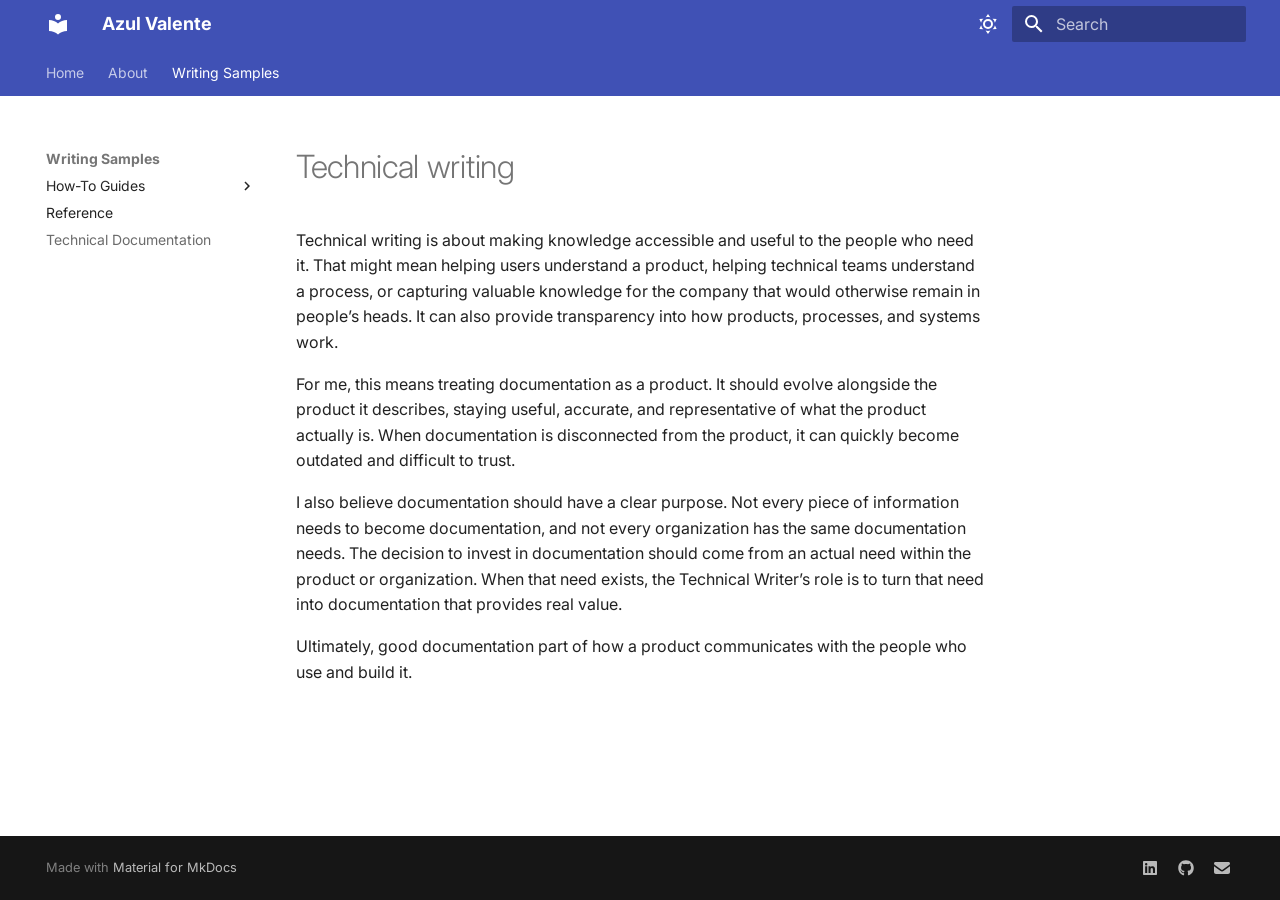
<file: technical-writing/index.html>
<!doctype html>
<html lang="en" class="no-js">
  <head>
    
      <meta charset="utf-8">
      <meta name="viewport" content="width=device-width,initial-scale=1">
      
        <meta name="description" content="Technical Writing Portfolio">
      
      
      
        <link rel="canonical" href="https://your-domain.com/technical-writing/">
      
      
        <link rel="prev" href="../reference/geo-api/">
      
      
      
      <link rel="icon" href="../assets/favicon.png">
      <meta name="generator" content="mkdocs-1.6.1, mkdocs-material-9.6.22">
    
    
      
        <title>Technical Documentation - Azul Valente</title>
      
    
    
      <link rel="stylesheet" href="../assets/stylesheets/main.84d31ad4.min.css">
      
        
        <link rel="stylesheet" href="../assets/stylesheets/palette.06af60db.min.css">
      
      


    
    
      
    
    
      
        
        
        <link rel="preconnect" href="https://fonts.gstatic.com" crossorigin>
        <link rel="stylesheet" href="https://fonts.googleapis.com/css?family=Inter:300,300i,400,400i,700,700i%7CRoboto+Mono:400,400i,700,700i&display=fallback">
        <style>:root{--md-text-font:"Inter";--md-code-font:"Roboto Mono"}</style>
      
    
    
      <link rel="stylesheet" href="../stylesheets/extra.css">
    
    <script>__md_scope=new URL("..",location),__md_hash=e=>[...e].reduce(((e,_)=>(e<<5)-e+_.charCodeAt(0)),0),__md_get=(e,_=localStorage,t=__md_scope)=>JSON.parse(_.getItem(t.pathname+"."+e)),__md_set=(e,_,t=localStorage,a=__md_scope)=>{try{t.setItem(a.pathname+"."+e,JSON.stringify(_))}catch(e){}}</script>
    
      

    
    
    
  </head>
  
  
    
    
      
    
    
    
    
    <body dir="ltr" data-md-color-scheme="default" data-md-color-primary="indigo" data-md-color-accent="indigo">
  
    
    <input class="md-toggle" data-md-toggle="drawer" type="checkbox" id="__drawer" autocomplete="off">
    <input class="md-toggle" data-md-toggle="search" type="checkbox" id="__search" autocomplete="off">
    <label class="md-overlay" for="__drawer"></label>
    <div data-md-component="skip">
      
        
        <a href="#technical-writing" class="md-skip">
          Skip to content
        </a>
      
    </div>
    <div data-md-component="announce">
      
    </div>
    
    
      

<header class="md-header" data-md-component="header">
  <nav class="md-header__inner md-grid" aria-label="Header">
    <a href=".." title="Azul Valente" class="md-header__button md-logo" aria-label="Azul Valente" data-md-component="logo">
      
  
  <svg xmlns="http://www.w3.org/2000/svg" viewBox="0 0 24 24"><path d="M12 8a3 3 0 0 0 3-3 3 3 0 0 0-3-3 3 3 0 0 0-3 3 3 3 0 0 0 3 3m0 3.54C9.64 9.35 6.5 8 3 8v11c3.5 0 6.64 1.35 9 3.54 2.36-2.19 5.5-3.54 9-3.54V8c-3.5 0-6.64 1.35-9 3.54"/></svg>

    </a>
    <label class="md-header__button md-icon" for="__drawer">
      
      <svg xmlns="http://www.w3.org/2000/svg" viewBox="0 0 24 24"><path d="M3 6h18v2H3zm0 5h18v2H3zm0 5h18v2H3z"/></svg>
    </label>
    <div class="md-header__title" data-md-component="header-title">
      <div class="md-header__ellipsis">
        <div class="md-header__topic">
          <span class="md-ellipsis">
            Azul Valente
          </span>
        </div>
        <div class="md-header__topic" data-md-component="header-topic">
          <span class="md-ellipsis">
            
              Technical Documentation
            
          </span>
        </div>
      </div>
    </div>
    
      
        <form class="md-header__option" data-md-component="palette">
  
    
    
    
    <input class="md-option" data-md-color-media="(prefers-color-scheme: light)" data-md-color-scheme="default" data-md-color-primary="indigo" data-md-color-accent="indigo"  aria-label="Switch to dark mode"  type="radio" name="__palette" id="__palette_0">
    
      <label class="md-header__button md-icon" title="Switch to dark mode" for="__palette_1" hidden>
        <svg xmlns="http://www.w3.org/2000/svg" viewBox="0 0 24 24"><path d="M12 7a5 5 0 0 1 5 5 5 5 0 0 1-5 5 5 5 0 0 1-5-5 5 5 0 0 1 5-5m0 2a3 3 0 0 0-3 3 3 3 0 0 0 3 3 3 3 0 0 0 3-3 3 3 0 0 0-3-3m0-7 2.39 3.42C13.65 5.15 12.84 5 12 5s-1.65.15-2.39.42zM3.34 7l4.16-.35A7.2 7.2 0 0 0 5.94 8.5c-.44.74-.69 1.5-.83 2.29zm.02 10 1.76-3.77a7.131 7.131 0 0 0 2.38 4.14zM20.65 7l-1.77 3.79a7.02 7.02 0 0 0-2.38-4.15zm-.01 10-4.14.36c.59-.51 1.12-1.14 1.54-1.86.42-.73.69-1.5.83-2.29zM12 22l-2.41-3.44c.74.27 1.55.44 2.41.44.82 0 1.63-.17 2.37-.44z"/></svg>
      </label>
    
  
    
    
    
    <input class="md-option" data-md-color-media="(prefers-color-scheme: dark)" data-md-color-scheme="slate" data-md-color-primary="indigo" data-md-color-accent="indigo"  aria-label="Switch to light mode"  type="radio" name="__palette" id="__palette_1">
    
      <label class="md-header__button md-icon" title="Switch to light mode" for="__palette_0" hidden>
        <svg xmlns="http://www.w3.org/2000/svg" viewBox="0 0 24 24"><path d="m17.75 4.09-2.53 1.94.91 3.06-2.63-1.81-2.63 1.81.91-3.06-2.53-1.94L12.44 4l1.06-3 1.06 3zm3.5 6.91-1.64 1.25.59 1.98-1.7-1.17-1.7 1.17.59-1.98L15.75 11l2.06-.05L18.5 9l.69 1.95zm-2.28 4.95c.83-.08 1.72 1.1 1.19 1.85-.32.45-.66.87-1.08 1.27C15.17 23 8.84 23 4.94 19.07c-3.91-3.9-3.91-10.24 0-14.14.4-.4.82-.76 1.27-1.08.75-.53 1.93.36 1.85 1.19-.27 2.86.69 5.83 2.89 8.02a9.96 9.96 0 0 0 8.02 2.89m-1.64 2.02a12.08 12.08 0 0 1-7.8-3.47c-2.17-2.19-3.33-5-3.49-7.82-2.81 3.14-2.7 7.96.31 10.98 3.02 3.01 7.84 3.12 10.98.31"/></svg>
      </label>
    
  
</form>
      
    
    
      <script>var palette=__md_get("__palette");if(palette&&palette.color){if("(prefers-color-scheme)"===palette.color.media){var media=matchMedia("(prefers-color-scheme: light)"),input=document.querySelector(media.matches?"[data-md-color-media='(prefers-color-scheme: light)']":"[data-md-color-media='(prefers-color-scheme: dark)']");palette.color.media=input.getAttribute("data-md-color-media"),palette.color.scheme=input.getAttribute("data-md-color-scheme"),palette.color.primary=input.getAttribute("data-md-color-primary"),palette.color.accent=input.getAttribute("data-md-color-accent")}for(var[key,value]of Object.entries(palette.color))document.body.setAttribute("data-md-color-"+key,value)}</script>
    
    
    
      
      
        <label class="md-header__button md-icon" for="__search">
          
          <svg xmlns="http://www.w3.org/2000/svg" viewBox="0 0 24 24"><path d="M9.5 3A6.5 6.5 0 0 1 16 9.5c0 1.61-.59 3.09-1.56 4.23l.27.27h.79l5 5-1.5 1.5-5-5v-.79l-.27-.27A6.52 6.52 0 0 1 9.5 16 6.5 6.5 0 0 1 3 9.5 6.5 6.5 0 0 1 9.5 3m0 2C7 5 5 7 5 9.5S7 14 9.5 14 14 12 14 9.5 12 5 9.5 5"/></svg>
        </label>
        <div class="md-search" data-md-component="search" role="dialog">
  <label class="md-search__overlay" for="__search"></label>
  <div class="md-search__inner" role="search">
    <form class="md-search__form" name="search">
      <input type="text" class="md-search__input" name="query" aria-label="Search" placeholder="Search" autocapitalize="off" autocorrect="off" autocomplete="off" spellcheck="false" data-md-component="search-query" required>
      <label class="md-search__icon md-icon" for="__search">
        
        <svg xmlns="http://www.w3.org/2000/svg" viewBox="0 0 24 24"><path d="M9.5 3A6.5 6.5 0 0 1 16 9.5c0 1.61-.59 3.09-1.56 4.23l.27.27h.79l5 5-1.5 1.5-5-5v-.79l-.27-.27A6.52 6.52 0 0 1 9.5 16 6.5 6.5 0 0 1 3 9.5 6.5 6.5 0 0 1 9.5 3m0 2C7 5 5 7 5 9.5S7 14 9.5 14 14 12 14 9.5 12 5 9.5 5"/></svg>
        
        <svg xmlns="http://www.w3.org/2000/svg" viewBox="0 0 24 24"><path d="M20 11v2H8l5.5 5.5-1.42 1.42L4.16 12l7.92-7.92L13.5 5.5 8 11z"/></svg>
      </label>
      <nav class="md-search__options" aria-label="Search">
        
        <button type="reset" class="md-search__icon md-icon" title="Clear" aria-label="Clear" tabindex="-1">
          
          <svg xmlns="http://www.w3.org/2000/svg" viewBox="0 0 24 24"><path d="M19 6.41 17.59 5 12 10.59 6.41 5 5 6.41 10.59 12 5 17.59 6.41 19 12 13.41 17.59 19 19 17.59 13.41 12z"/></svg>
        </button>
      </nav>
      
    </form>
    <div class="md-search__output">
      <div class="md-search__scrollwrap" tabindex="0" data-md-scrollfix>
        <div class="md-search-result" data-md-component="search-result">
          <div class="md-search-result__meta">
            Initializing search
          </div>
          <ol class="md-search-result__list" role="presentation"></ol>
        </div>
      </div>
    </div>
  </div>
</div>
      
    
    
  </nav>
  
</header>
    
    <div class="md-container" data-md-component="container">
      
      
        
          
            
<nav class="md-tabs" aria-label="Tabs" data-md-component="tabs">
  <div class="md-grid">
    <ul class="md-tabs__list">
      
        
  
  
  
  
    <li class="md-tabs__item">
      <a href=".." class="md-tabs__link">
        
  
  
    
  
  Home

      </a>
    </li>
  

      
        
  
  
  
  
    <li class="md-tabs__item">
      <a href="../about/" class="md-tabs__link">
        
  
  
    
  
  About

      </a>
    </li>
  

      
        
  
  
  
    
  
  
    
    
      
  
  
  
    
  
  
    
    
      <li class="md-tabs__item md-tabs__item--active">
        <a href="../how-to/install-loom-on-chrome/" class="md-tabs__link">
          
  
  
  Writing Samples

        </a>
      </li>
    
  

    
  

      
    </ul>
  </div>
</nav>
          
        
      
      <main class="md-main" data-md-component="main">
        <div class="md-main__inner md-grid">
          
            
              
              <div class="md-sidebar md-sidebar--primary" data-md-component="sidebar" data-md-type="navigation" >
                <div class="md-sidebar__scrollwrap">
                  <div class="md-sidebar__inner">
                    


  


<nav class="md-nav md-nav--primary md-nav--lifted" aria-label="Navigation" data-md-level="0">
  <label class="md-nav__title" for="__drawer">
    <a href=".." title="Azul Valente" class="md-nav__button md-logo" aria-label="Azul Valente" data-md-component="logo">
      
  
  <svg xmlns="http://www.w3.org/2000/svg" viewBox="0 0 24 24"><path d="M12 8a3 3 0 0 0 3-3 3 3 0 0 0-3-3 3 3 0 0 0-3 3 3 3 0 0 0 3 3m0 3.54C9.64 9.35 6.5 8 3 8v11c3.5 0 6.64 1.35 9 3.54 2.36-2.19 5.5-3.54 9-3.54V8c-3.5 0-6.64 1.35-9 3.54"/></svg>

    </a>
    Azul Valente
  </label>
  
  <ul class="md-nav__list" data-md-scrollfix>
    
      
      
  
  
  
  
    <li class="md-nav__item">
      <a href=".." class="md-nav__link">
        
  
  
  <span class="md-ellipsis">
    Home
    
  </span>
  

      </a>
    </li>
  

    
      
      
  
  
  
  
    <li class="md-nav__item">
      <a href="../about/" class="md-nav__link">
        
  
  
  <span class="md-ellipsis">
    About
    
  </span>
  

      </a>
    </li>
  

    
      
      
  
  
    
  
  
  
    
    
    
    
      
        
        
      
      
    
    
    <li class="md-nav__item md-nav__item--active md-nav__item--section md-nav__item--nested">
      
        
        
        <input class="md-nav__toggle md-toggle " type="checkbox" id="__nav_3" checked>
        
          
          <label class="md-nav__link" for="__nav_3" id="__nav_3_label" tabindex="">
            
  
  
  <span class="md-ellipsis">
    Writing Samples
    
  </span>
  

            <span class="md-nav__icon md-icon"></span>
          </label>
        
        <nav class="md-nav" data-md-level="1" aria-labelledby="__nav_3_label" aria-expanded="true">
          <label class="md-nav__title" for="__nav_3">
            <span class="md-nav__icon md-icon"></span>
            Writing Samples
          </label>
          <ul class="md-nav__list" data-md-scrollfix>
            
              
                
  
  
  
  
    
    
    
    
      
      
    
    
    <li class="md-nav__item md-nav__item--nested">
      
        
        
        <input class="md-nav__toggle md-toggle " type="checkbox" id="__nav_3_1" >
        
          
          <label class="md-nav__link" for="__nav_3_1" id="__nav_3_1_label" tabindex="0">
            
  
  
  <span class="md-ellipsis">
    How-To Guides
    
  </span>
  

            <span class="md-nav__icon md-icon"></span>
          </label>
        
        <nav class="md-nav" data-md-level="2" aria-labelledby="__nav_3_1_label" aria-expanded="false">
          <label class="md-nav__title" for="__nav_3_1">
            <span class="md-nav__icon md-icon"></span>
            How-To Guides
          </label>
          <ul class="md-nav__list" data-md-scrollfix>
            
              
                
  
  
  
  
    <li class="md-nav__item">
      <a href="../how-to/install-loom-on-chrome/" class="md-nav__link">
        
  
  
  <span class="md-ellipsis">
    Install Loom on Chrome
    
  </span>
  

      </a>
    </li>
  

              
            
              
                
  
  
  
  
    <li class="md-nav__item">
      <a href="../how-to/how-to-work-with-bilingual-excel-in-trados/" class="md-nav__link">
        
  
  
  <span class="md-ellipsis">
    Translate a bilingual Excel file in Trados Studio
    
  </span>
  

      </a>
    </li>
  

              
            
          </ul>
        </nav>
      
    </li>
  

              
            
              
                
  
  
  
  
    <li class="md-nav__item">
      <a href="../reference/geo-api/" class="md-nav__link">
        
  
  
  <span class="md-ellipsis">
    Reference
    
  </span>
  

      </a>
    </li>
  

              
            
              
                
  
  
    
  
  
  
    <li class="md-nav__item md-nav__item--active">
      
      <input class="md-nav__toggle md-toggle" type="checkbox" id="__toc">
      
      
        
      
      
      <a href="./" class="md-nav__link md-nav__link--active">
        
  
  
  <span class="md-ellipsis">
    Technical Documentation
    
  </span>
  

      </a>
      
    </li>
  

              
            
          </ul>
        </nav>
      
    </li>
  

    
  </ul>
</nav>
                  </div>
                </div>
              </div>
            
            
              
              <div class="md-sidebar md-sidebar--secondary" data-md-component="sidebar" data-md-type="toc" >
                <div class="md-sidebar__scrollwrap">
                  <div class="md-sidebar__inner">
                    

<nav class="md-nav md-nav--secondary" aria-label="Table of contents">
  
  
  
    
  
  
</nav>
                  </div>
                </div>
              </div>
            
          
          
            <div class="md-content" data-md-component="content">
              <article class="md-content__inner md-typeset">
                
                  



<h1 id="technical-writing">Technical writing</h1>
<p>Technical writing is about making knowledge accessible and useful to the people who need it. That might mean helping users understand a product, helping technical teams understand a process, or capturing valuable knowledge for the company that would otherwise remain in people’s heads. It can also provide transparency into how products, processes, and systems work.</p>
<p>For me, this means treating documentation as a product. It should evolve alongside the product it describes, staying useful, accurate, and representative of what the product actually is. When documentation is disconnected from the product, it can quickly become outdated and difficult to trust.</p>
<p>I also believe documentation should have a clear purpose. Not every piece of information needs to become documentation, and not every organization has the same documentation needs. The decision to invest in documentation should come from an actual need within the product or organization. When that need exists, the Technical Writer’s role is to turn that need into documentation that provides real value.</p>
<p>Ultimately, good documentation part of how a product communicates with the people who use and build it.</p>












                
              </article>
            </div>
          
          
<script>var target=document.getElementById(location.hash.slice(1));target&&target.name&&(target.checked=target.name.startsWith("__tabbed_"))</script>
        </div>
        
          <button type="button" class="md-top md-icon" data-md-component="top" hidden>
  
  <svg xmlns="http://www.w3.org/2000/svg" viewBox="0 0 24 24"><path d="M13 20h-2V8l-5.5 5.5-1.42-1.42L12 4.16l7.92 7.92-1.42 1.42L13 8z"/></svg>
  Back to top
</button>
        
      </main>
      
        <footer class="md-footer">
  
  <div class="md-footer-meta md-typeset">
    <div class="md-footer-meta__inner md-grid">
      <div class="md-copyright">
  
  
    Made with
    <a href="https://squidfunk.github.io/mkdocs-material/" target="_blank" rel="noopener">
      Material for MkDocs
    </a>
  
</div>
      
        
<div class="md-social">
  
    
    
    
    
      
      
    
    <a href="https://www.linkedin.com/in/azulvalente/" target="_blank" rel="noopener" title="www.linkedin.com" class="md-social__link">
      <svg xmlns="http://www.w3.org/2000/svg" viewBox="0 0 448 512"><!--! Font Awesome Free 7.1.0 by @fontawesome - https://fontawesome.com License - https://fontawesome.com/license/free (Icons: CC BY 4.0, Fonts: SIL OFL 1.1, Code: MIT License) Copyright 2025 Fonticons, Inc.--><path d="M416 32H31.9C14.3 32 0 46.5 0 64.3v383.4C0 465.5 14.3 480 31.9 480H416c17.6 0 32-14.5 32-32.3V64.3c0-17.8-14.4-32.3-32-32.3M135.4 416H69V202.2h66.5V416zM102.2 96a38.5 38.5 0 1 1 0 77 38.5 38.5 0 1 1 0-77m282.1 320h-66.4V312c0-24.8-.5-56.7-34.5-56.7-34.6 0-39.9 27-39.9 54.9V416h-66.4V202.2h63.7v29.2h.9c8.9-16.8 30.6-34.5 62.9-34.5 67.2 0 79.7 44.3 79.7 101.9z"/></svg>
    </a>
  
    
    
    
    
      
      
    
    <a href="https://github.com/azulvalente/" target="_blank" rel="noopener" title="github.com" class="md-social__link">
      <svg xmlns="http://www.w3.org/2000/svg" viewBox="0 0 512 512"><!--! Font Awesome Free 7.1.0 by @fontawesome - https://fontawesome.com License - https://fontawesome.com/license/free (Icons: CC BY 4.0, Fonts: SIL OFL 1.1, Code: MIT License) Copyright 2025 Fonticons, Inc.--><path d="M173.9 397.4c0 2-2.3 3.6-5.2 3.6-3.3.3-5.6-1.3-5.6-3.6 0-2 2.3-3.6 5.2-3.6 3-.3 5.6 1.3 5.6 3.6m-31.1-4.5c-.7 2 1.3 4.3 4.3 4.9 2.6 1 5.6 0 6.2-2s-1.3-4.3-4.3-5.2c-2.6-.7-5.5.3-6.2 2.3m44.2-1.7c-2.9.7-4.9 2.6-4.6 4.9.3 2 2.9 3.3 5.9 2.6 2.9-.7 4.9-2.6 4.6-4.6-.3-1.9-3-3.2-5.9-2.9M252.8 8C114.1 8 8 113.3 8 252c0 110.9 69.8 205.8 169.5 239.2 12.8 2.3 17.3-5.6 17.3-12.1 0-6.2-.3-40.4-.3-61.4 0 0-70 15-84.7-29.8 0 0-11.4-29.1-27.8-36.6 0 0-22.9-15.7 1.6-15.4 0 0 24.9 2 38.6 25.8 21.9 38.6 58.6 27.5 72.9 20.9 2.3-16 8.8-27.1 16-33.7-55.9-6.2-112.3-14.3-112.3-110.5 0-27.5 7.6-41.3 23.6-58.9-2.6-6.5-11.1-33.3 2.6-67.9 20.9-6.5 69 27 69 27 20-5.6 41.5-8.5 62.8-8.5s42.8 2.9 62.8 8.5c0 0 48.1-33.6 69-27 13.7 34.7 5.2 61.4 2.6 67.9 16 17.7 25.8 31.5 25.8 58.9 0 96.5-58.9 104.2-114.8 110.5 9.2 7.9 17 22.9 17 46.4 0 33.7-.3 75.4-.3 83.6 0 6.5 4.6 14.4 17.3 12.1C436.2 457.8 504 362.9 504 252 504 113.3 391.5 8 252.8 8M105.2 352.9c-1.3 1-1 3.3.7 5.2 1.6 1.6 3.9 2.3 5.2 1 1.3-1 1-3.3-.7-5.2-1.6-1.6-3.9-2.3-5.2-1m-10.8-8.1c-.7 1.3.3 2.9 2.3 3.9 1.6 1 3.6.7 4.3-.7.7-1.3-.3-2.9-2.3-3.9-2-.6-3.6-.3-4.3.7m32.4 35.6c-1.6 1.3-1 4.3 1.3 6.2 2.3 2.3 5.2 2.6 6.5 1 1.3-1.3.7-4.3-1.3-6.2-2.2-2.3-5.2-2.6-6.5-1m-11.4-14.7c-1.6 1-1.6 3.6 0 5.9s4.3 3.3 5.6 2.3c1.6-1.3 1.6-3.9 0-6.2-1.4-2.3-4-3.3-5.6-2"/></svg>
    </a>
  
    
    
    
    
    <a href="mailto:mazulvalente@gmail.com" target="_blank" rel="noopener" title="" class="md-social__link">
      <svg xmlns="http://www.w3.org/2000/svg" viewBox="0 0 512 512"><!--! Font Awesome Free 7.1.0 by @fontawesome - https://fontawesome.com License - https://fontawesome.com/license/free (Icons: CC BY 4.0, Fonts: SIL OFL 1.1, Code: MIT License) Copyright 2025 Fonticons, Inc.--><path d="M48 64C21.5 64 0 85.5 0 112c0 15.1 7.1 29.3 19.2 38.4l208 156a48 48 0 0 0 57.6 0l208-156c12.1-9.1 19.2-23.3 19.2-38.4 0-26.5-21.5-48-48-48zM0 196v188c0 35.3 28.7 64 64 64h384c35.3 0 64-28.7 64-64V196L313.6 344.8c-34.1 25.6-81.1 25.6-115.2 0z"/></svg>
    </a>
  
</div>
      
    </div>
  </div>
</footer>
      
    </div>
    <div class="md-dialog" data-md-component="dialog">
      <div class="md-dialog__inner md-typeset"></div>
    </div>
    
    
    
      
      <script id="__config" type="application/json">{"base": "..", "features": ["navigation.tabs", "navigation.top", "content.action.edit"], "search": "../assets/javascripts/workers/search.973d3a69.min.js", "tags": null, "translations": {"clipboard.copied": "Copied to clipboard", "clipboard.copy": "Copy to clipboard", "search.result.more.one": "1 more on this page", "search.result.more.other": "# more on this page", "search.result.none": "No matching documents", "search.result.one": "1 matching document", "search.result.other": "# matching documents", "search.result.placeholder": "Type to start searching", "search.result.term.missing": "Missing", "select.version": "Select version"}, "version": null}</script>
    
    
      <script src="../assets/javascripts/bundle.f55a23d4.min.js"></script>
      
    
  </body>
</html>
</file>
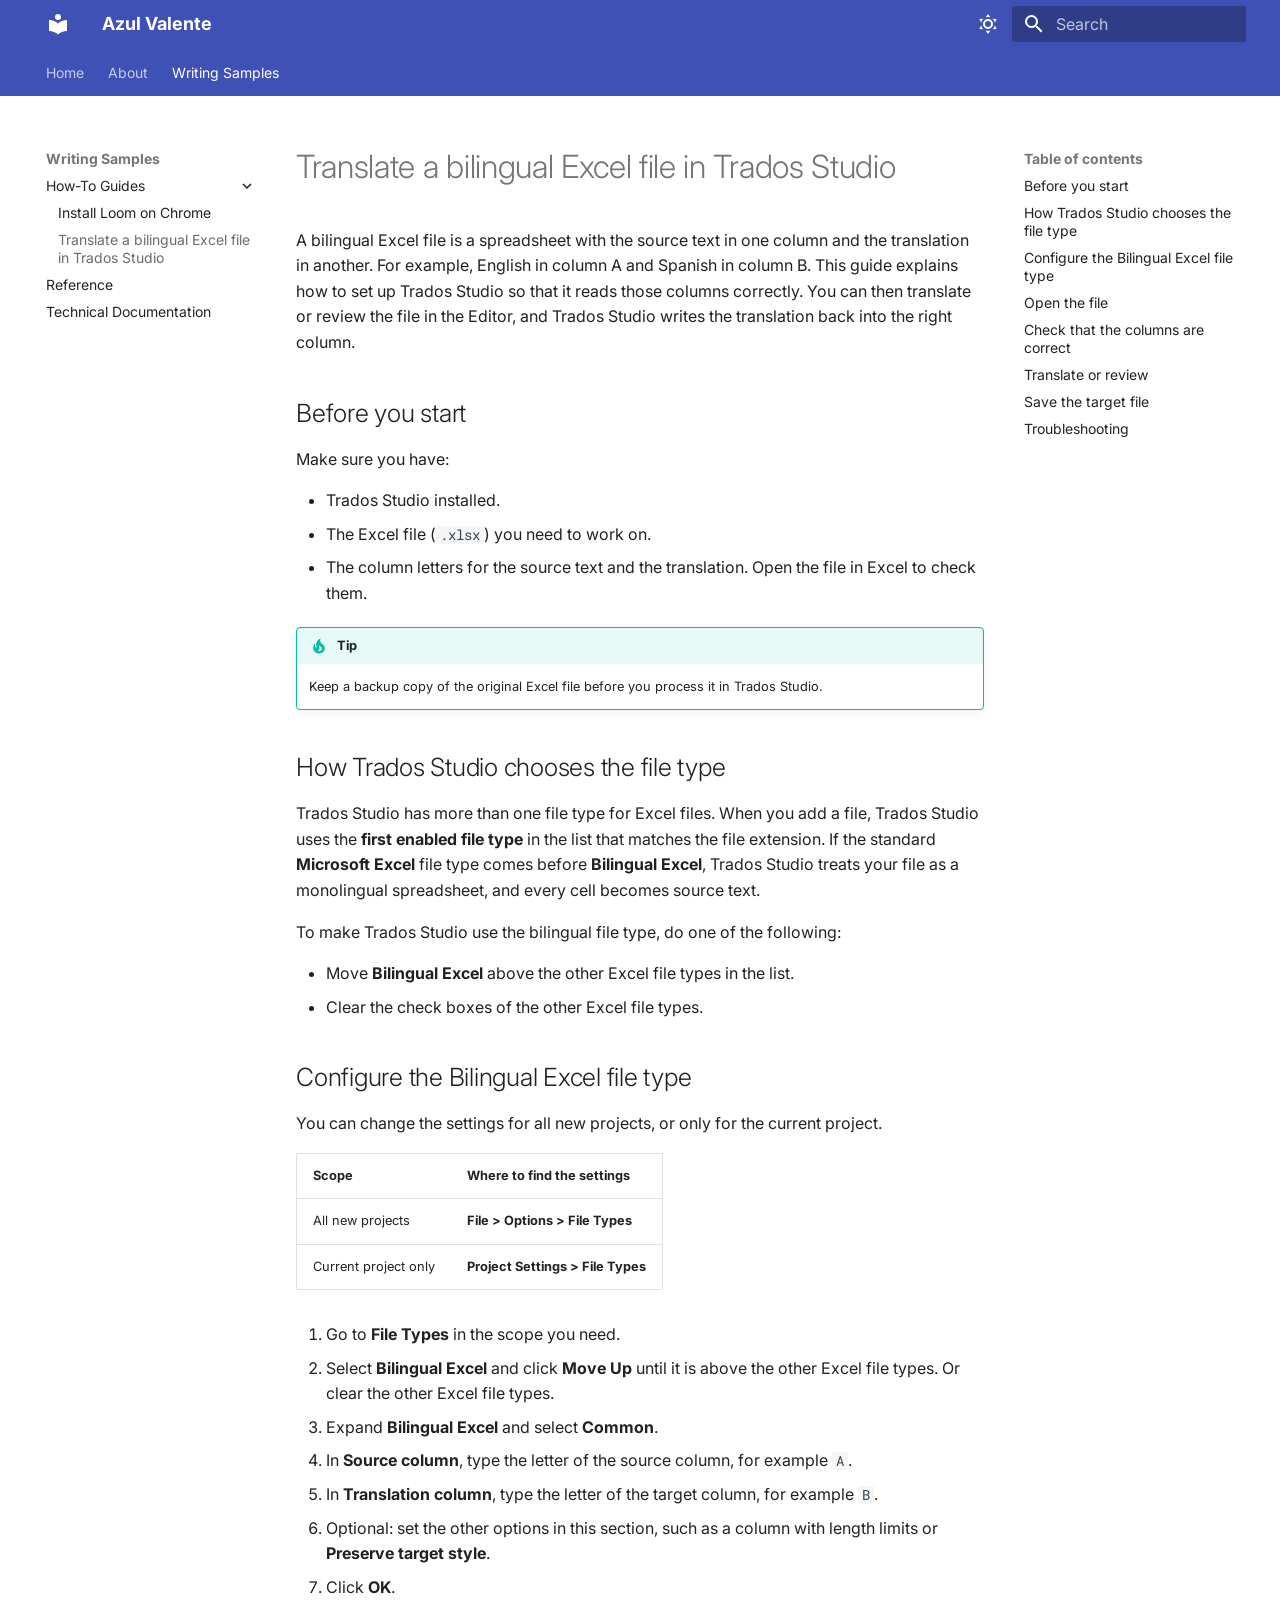
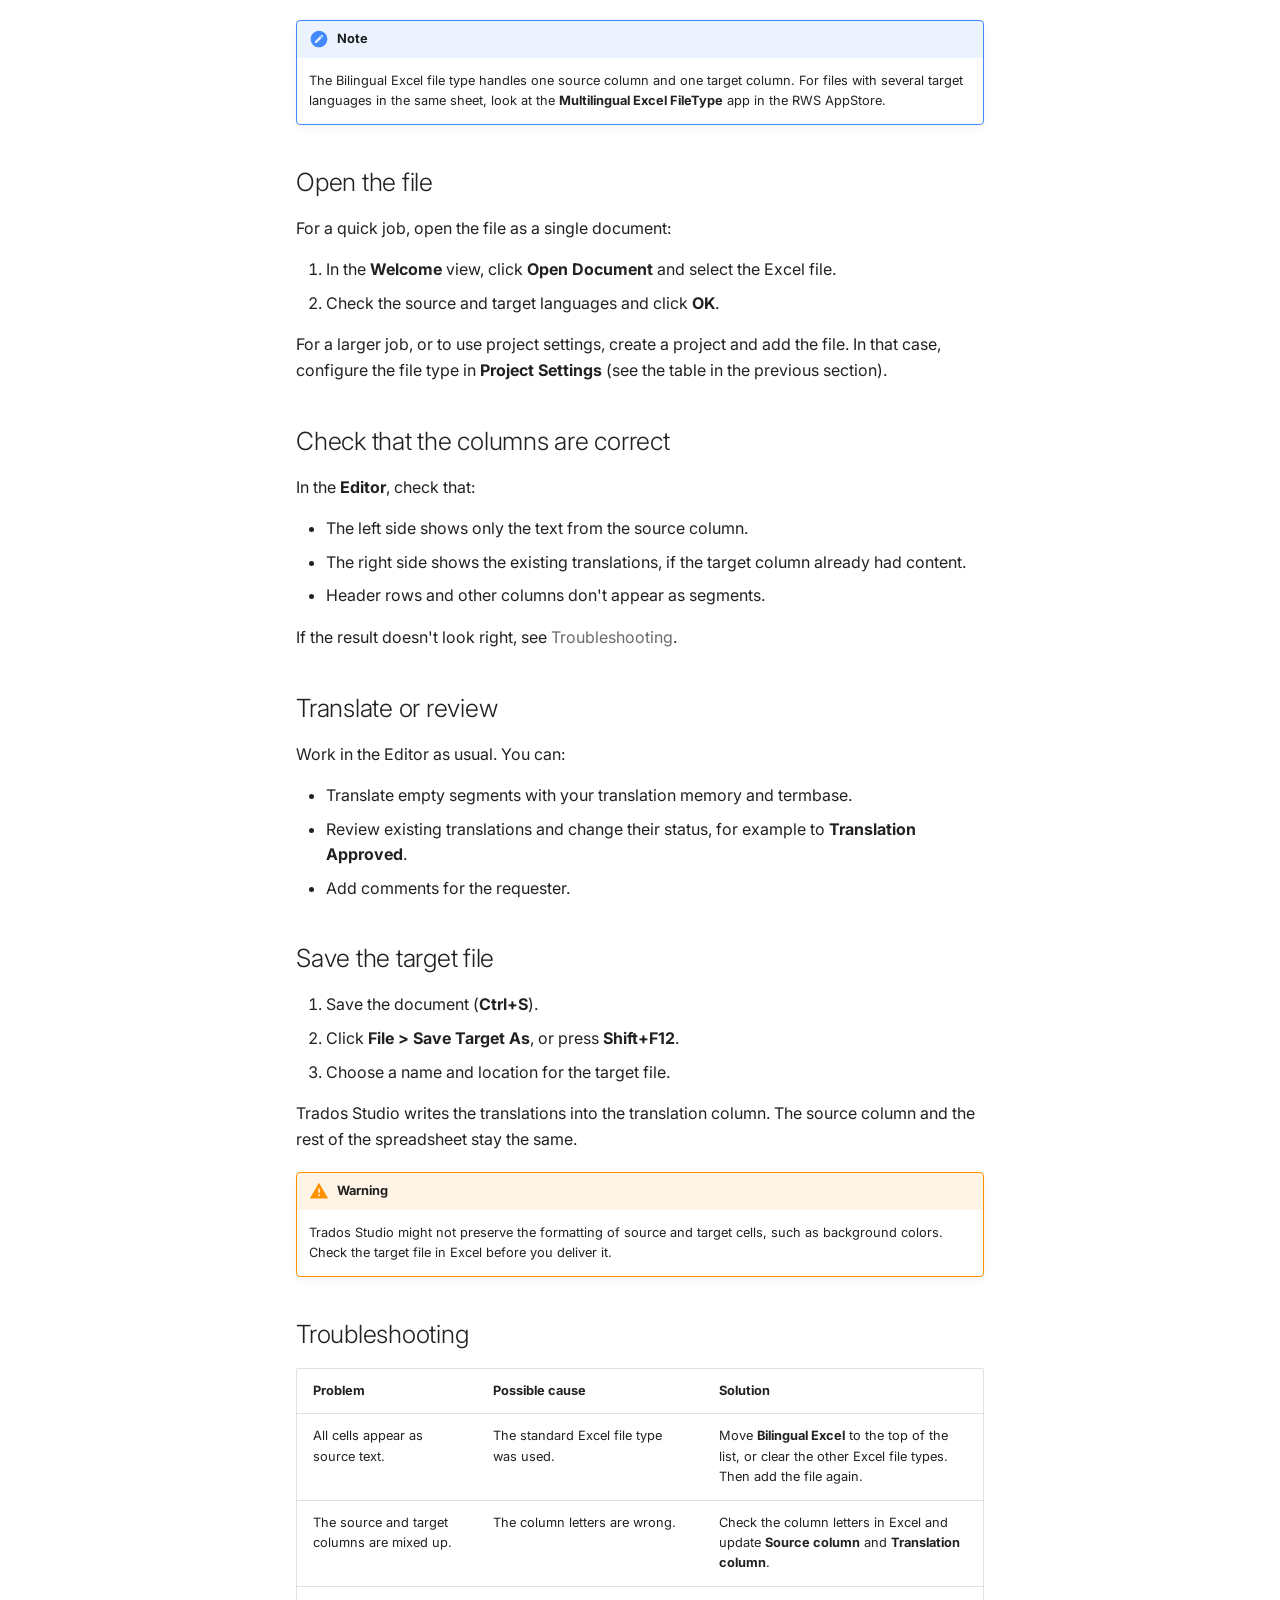
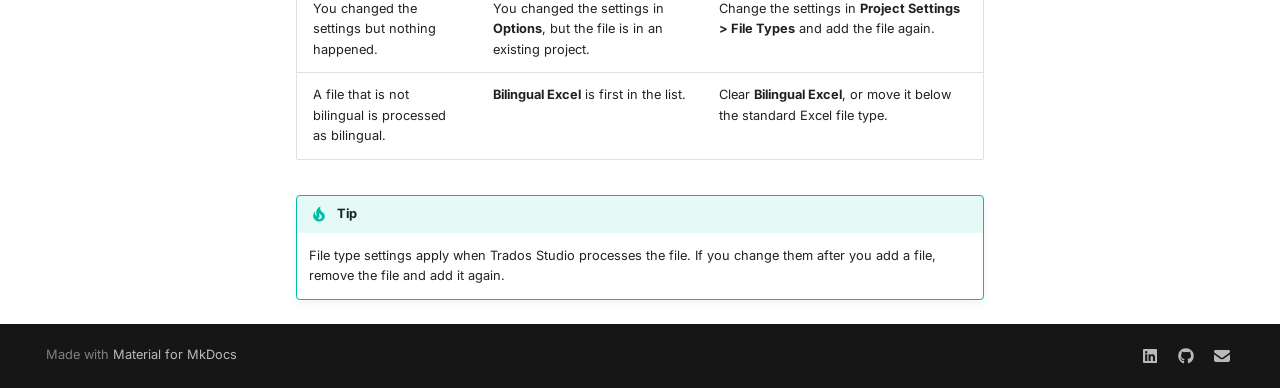
<file: how-to/how-to-work-with-bilingual-excel-in-trados/index.html>
<!doctype html>
<html lang="en" class="no-js">
  <head>
    
      <meta charset="utf-8">
      <meta name="viewport" content="width=device-width,initial-scale=1">
      
        <meta name="description" content="Technical Writing Portfolio">
      
      
      
        <link rel="canonical" href="https://your-domain.com/how-to/how-to-work-with-bilingual-excel-in-trados/">
      
      
        <link rel="prev" href="../install-loom-on-chrome/">
      
      
        <link rel="next" href="../../reference/geo-api/">
      
      
      <link rel="icon" href="../../assets/favicon.png">
      <meta name="generator" content="mkdocs-1.6.1, mkdocs-material-9.6.22">
    
    
      
        <title>Translate a bilingual Excel file in Trados Studio - Azul Valente</title>
      
    
    
      <link rel="stylesheet" href="../../assets/stylesheets/main.84d31ad4.min.css">
      
        
        <link rel="stylesheet" href="../../assets/stylesheets/palette.06af60db.min.css">
      
      


    
    
      
    
    
      
        
        
        <link rel="preconnect" href="https://fonts.gstatic.com" crossorigin>
        <link rel="stylesheet" href="https://fonts.googleapis.com/css?family=Inter:300,300i,400,400i,700,700i%7CRoboto+Mono:400,400i,700,700i&display=fallback">
        <style>:root{--md-text-font:"Inter";--md-code-font:"Roboto Mono"}</style>
      
    
    
      <link rel="stylesheet" href="../../stylesheets/extra.css">
    
    <script>__md_scope=new URL("../..",location),__md_hash=e=>[...e].reduce(((e,_)=>(e<<5)-e+_.charCodeAt(0)),0),__md_get=(e,_=localStorage,t=__md_scope)=>JSON.parse(_.getItem(t.pathname+"."+e)),__md_set=(e,_,t=localStorage,a=__md_scope)=>{try{t.setItem(a.pathname+"."+e,JSON.stringify(_))}catch(e){}}</script>
    
      

    
    
    
  </head>
  
  
    
    
      
    
    
    
    
    <body dir="ltr" data-md-color-scheme="default" data-md-color-primary="indigo" data-md-color-accent="indigo">
  
    
    <input class="md-toggle" data-md-toggle="drawer" type="checkbox" id="__drawer" autocomplete="off">
    <input class="md-toggle" data-md-toggle="search" type="checkbox" id="__search" autocomplete="off">
    <label class="md-overlay" for="__drawer"></label>
    <div data-md-component="skip">
      
        
        <a href="#translate-a-bilingual-excel-file-in-trados-studio" class="md-skip">
          Skip to content
        </a>
      
    </div>
    <div data-md-component="announce">
      
    </div>
    
    
      

<header class="md-header" data-md-component="header">
  <nav class="md-header__inner md-grid" aria-label="Header">
    <a href="../.." title="Azul Valente" class="md-header__button md-logo" aria-label="Azul Valente" data-md-component="logo">
      
  
  <svg xmlns="http://www.w3.org/2000/svg" viewBox="0 0 24 24"><path d="M12 8a3 3 0 0 0 3-3 3 3 0 0 0-3-3 3 3 0 0 0-3 3 3 3 0 0 0 3 3m0 3.54C9.64 9.35 6.5 8 3 8v11c3.5 0 6.64 1.35 9 3.54 2.36-2.19 5.5-3.54 9-3.54V8c-3.5 0-6.64 1.35-9 3.54"/></svg>

    </a>
    <label class="md-header__button md-icon" for="__drawer">
      
      <svg xmlns="http://www.w3.org/2000/svg" viewBox="0 0 24 24"><path d="M3 6h18v2H3zm0 5h18v2H3zm0 5h18v2H3z"/></svg>
    </label>
    <div class="md-header__title" data-md-component="header-title">
      <div class="md-header__ellipsis">
        <div class="md-header__topic">
          <span class="md-ellipsis">
            Azul Valente
          </span>
        </div>
        <div class="md-header__topic" data-md-component="header-topic">
          <span class="md-ellipsis">
            
              Translate a bilingual Excel file in Trados Studio
            
          </span>
        </div>
      </div>
    </div>
    
      
        <form class="md-header__option" data-md-component="palette">
  
    
    
    
    <input class="md-option" data-md-color-media="(prefers-color-scheme: light)" data-md-color-scheme="default" data-md-color-primary="indigo" data-md-color-accent="indigo"  aria-label="Switch to dark mode"  type="radio" name="__palette" id="__palette_0">
    
      <label class="md-header__button md-icon" title="Switch to dark mode" for="__palette_1" hidden>
        <svg xmlns="http://www.w3.org/2000/svg" viewBox="0 0 24 24"><path d="M12 7a5 5 0 0 1 5 5 5 5 0 0 1-5 5 5 5 0 0 1-5-5 5 5 0 0 1 5-5m0 2a3 3 0 0 0-3 3 3 3 0 0 0 3 3 3 3 0 0 0 3-3 3 3 0 0 0-3-3m0-7 2.39 3.42C13.65 5.15 12.84 5 12 5s-1.65.15-2.39.42zM3.34 7l4.16-.35A7.2 7.2 0 0 0 5.94 8.5c-.44.74-.69 1.5-.83 2.29zm.02 10 1.76-3.77a7.131 7.131 0 0 0 2.38 4.14zM20.65 7l-1.77 3.79a7.02 7.02 0 0 0-2.38-4.15zm-.01 10-4.14.36c.59-.51 1.12-1.14 1.54-1.86.42-.73.69-1.5.83-2.29zM12 22l-2.41-3.44c.74.27 1.55.44 2.41.44.82 0 1.63-.17 2.37-.44z"/></svg>
      </label>
    
  
    
    
    
    <input class="md-option" data-md-color-media="(prefers-color-scheme: dark)" data-md-color-scheme="slate" data-md-color-primary="indigo" data-md-color-accent="indigo"  aria-label="Switch to light mode"  type="radio" name="__palette" id="__palette_1">
    
      <label class="md-header__button md-icon" title="Switch to light mode" for="__palette_0" hidden>
        <svg xmlns="http://www.w3.org/2000/svg" viewBox="0 0 24 24"><path d="m17.75 4.09-2.53 1.94.91 3.06-2.63-1.81-2.63 1.81.91-3.06-2.53-1.94L12.44 4l1.06-3 1.06 3zm3.5 6.91-1.64 1.25.59 1.98-1.7-1.17-1.7 1.17.59-1.98L15.75 11l2.06-.05L18.5 9l.69 1.95zm-2.28 4.95c.83-.08 1.72 1.1 1.19 1.85-.32.45-.66.87-1.08 1.27C15.17 23 8.84 23 4.94 19.07c-3.91-3.9-3.91-10.24 0-14.14.4-.4.82-.76 1.27-1.08.75-.53 1.93.36 1.85 1.19-.27 2.86.69 5.83 2.89 8.02a9.96 9.96 0 0 0 8.02 2.89m-1.64 2.02a12.08 12.08 0 0 1-7.8-3.47c-2.17-2.19-3.33-5-3.49-7.82-2.81 3.14-2.7 7.96.31 10.98 3.02 3.01 7.84 3.12 10.98.31"/></svg>
      </label>
    
  
</form>
      
    
    
      <script>var palette=__md_get("__palette");if(palette&&palette.color){if("(prefers-color-scheme)"===palette.color.media){var media=matchMedia("(prefers-color-scheme: light)"),input=document.querySelector(media.matches?"[data-md-color-media='(prefers-color-scheme: light)']":"[data-md-color-media='(prefers-color-scheme: dark)']");palette.color.media=input.getAttribute("data-md-color-media"),palette.color.scheme=input.getAttribute("data-md-color-scheme"),palette.color.primary=input.getAttribute("data-md-color-primary"),palette.color.accent=input.getAttribute("data-md-color-accent")}for(var[key,value]of Object.entries(palette.color))document.body.setAttribute("data-md-color-"+key,value)}</script>
    
    
    
      
      
        <label class="md-header__button md-icon" for="__search">
          
          <svg xmlns="http://www.w3.org/2000/svg" viewBox="0 0 24 24"><path d="M9.5 3A6.5 6.5 0 0 1 16 9.5c0 1.61-.59 3.09-1.56 4.23l.27.27h.79l5 5-1.5 1.5-5-5v-.79l-.27-.27A6.52 6.52 0 0 1 9.5 16 6.5 6.5 0 0 1 3 9.5 6.5 6.5 0 0 1 9.5 3m0 2C7 5 5 7 5 9.5S7 14 9.5 14 14 12 14 9.5 12 5 9.5 5"/></svg>
        </label>
        <div class="md-search" data-md-component="search" role="dialog">
  <label class="md-search__overlay" for="__search"></label>
  <div class="md-search__inner" role="search">
    <form class="md-search__form" name="search">
      <input type="text" class="md-search__input" name="query" aria-label="Search" placeholder="Search" autocapitalize="off" autocorrect="off" autocomplete="off" spellcheck="false" data-md-component="search-query" required>
      <label class="md-search__icon md-icon" for="__search">
        
        <svg xmlns="http://www.w3.org/2000/svg" viewBox="0 0 24 24"><path d="M9.5 3A6.5 6.5 0 0 1 16 9.5c0 1.61-.59 3.09-1.56 4.23l.27.27h.79l5 5-1.5 1.5-5-5v-.79l-.27-.27A6.52 6.52 0 0 1 9.5 16 6.5 6.5 0 0 1 3 9.5 6.5 6.5 0 0 1 9.5 3m0 2C7 5 5 7 5 9.5S7 14 9.5 14 14 12 14 9.5 12 5 9.5 5"/></svg>
        
        <svg xmlns="http://www.w3.org/2000/svg" viewBox="0 0 24 24"><path d="M20 11v2H8l5.5 5.5-1.42 1.42L4.16 12l7.92-7.92L13.5 5.5 8 11z"/></svg>
      </label>
      <nav class="md-search__options" aria-label="Search">
        
        <button type="reset" class="md-search__icon md-icon" title="Clear" aria-label="Clear" tabindex="-1">
          
          <svg xmlns="http://www.w3.org/2000/svg" viewBox="0 0 24 24"><path d="M19 6.41 17.59 5 12 10.59 6.41 5 5 6.41 10.59 12 5 17.59 6.41 19 12 13.41 17.59 19 19 17.59 13.41 12z"/></svg>
        </button>
      </nav>
      
    </form>
    <div class="md-search__output">
      <div class="md-search__scrollwrap" tabindex="0" data-md-scrollfix>
        <div class="md-search-result" data-md-component="search-result">
          <div class="md-search-result__meta">
            Initializing search
          </div>
          <ol class="md-search-result__list" role="presentation"></ol>
        </div>
      </div>
    </div>
  </div>
</div>
      
    
    
  </nav>
  
</header>
    
    <div class="md-container" data-md-component="container">
      
      
        
          
            
<nav class="md-tabs" aria-label="Tabs" data-md-component="tabs">
  <div class="md-grid">
    <ul class="md-tabs__list">
      
        
  
  
  
  
    <li class="md-tabs__item">
      <a href="../.." class="md-tabs__link">
        
  
  
    
  
  Home

      </a>
    </li>
  

      
        
  
  
  
  
    <li class="md-tabs__item">
      <a href="../../about/" class="md-tabs__link">
        
  
  
    
  
  About

      </a>
    </li>
  

      
        
  
  
  
    
  
  
    
    
      
  
  
  
    
  
  
    
    
      <li class="md-tabs__item md-tabs__item--active">
        <a href="../install-loom-on-chrome/" class="md-tabs__link">
          
  
  
  Writing Samples

        </a>
      </li>
    
  

    
  

      
    </ul>
  </div>
</nav>
          
        
      
      <main class="md-main" data-md-component="main">
        <div class="md-main__inner md-grid">
          
            
              
              <div class="md-sidebar md-sidebar--primary" data-md-component="sidebar" data-md-type="navigation" >
                <div class="md-sidebar__scrollwrap">
                  <div class="md-sidebar__inner">
                    


  


<nav class="md-nav md-nav--primary md-nav--lifted" aria-label="Navigation" data-md-level="0">
  <label class="md-nav__title" for="__drawer">
    <a href="../.." title="Azul Valente" class="md-nav__button md-logo" aria-label="Azul Valente" data-md-component="logo">
      
  
  <svg xmlns="http://www.w3.org/2000/svg" viewBox="0 0 24 24"><path d="M12 8a3 3 0 0 0 3-3 3 3 0 0 0-3-3 3 3 0 0 0-3 3 3 3 0 0 0 3 3m0 3.54C9.64 9.35 6.5 8 3 8v11c3.5 0 6.64 1.35 9 3.54 2.36-2.19 5.5-3.54 9-3.54V8c-3.5 0-6.64 1.35-9 3.54"/></svg>

    </a>
    Azul Valente
  </label>
  
  <ul class="md-nav__list" data-md-scrollfix>
    
      
      
  
  
  
  
    <li class="md-nav__item">
      <a href="../.." class="md-nav__link">
        
  
  
  <span class="md-ellipsis">
    Home
    
  </span>
  

      </a>
    </li>
  

    
      
      
  
  
  
  
    <li class="md-nav__item">
      <a href="../../about/" class="md-nav__link">
        
  
  
  <span class="md-ellipsis">
    About
    
  </span>
  

      </a>
    </li>
  

    
      
      
  
  
    
  
  
  
    
    
    
    
      
        
        
      
      
    
    
    <li class="md-nav__item md-nav__item--active md-nav__item--section md-nav__item--nested">
      
        
        
        <input class="md-nav__toggle md-toggle " type="checkbox" id="__nav_3" checked>
        
          
          <label class="md-nav__link" for="__nav_3" id="__nav_3_label" tabindex="">
            
  
  
  <span class="md-ellipsis">
    Writing Samples
    
  </span>
  

            <span class="md-nav__icon md-icon"></span>
          </label>
        
        <nav class="md-nav" data-md-level="1" aria-labelledby="__nav_3_label" aria-expanded="true">
          <label class="md-nav__title" for="__nav_3">
            <span class="md-nav__icon md-icon"></span>
            Writing Samples
          </label>
          <ul class="md-nav__list" data-md-scrollfix>
            
              
                
  
  
    
  
  
  
    
    
    
    
      
      
    
    
    <li class="md-nav__item md-nav__item--active md-nav__item--nested">
      
        
        
        <input class="md-nav__toggle md-toggle " type="checkbox" id="__nav_3_1" checked>
        
          
          <label class="md-nav__link" for="__nav_3_1" id="__nav_3_1_label" tabindex="0">
            
  
  
  <span class="md-ellipsis">
    How-To Guides
    
  </span>
  

            <span class="md-nav__icon md-icon"></span>
          </label>
        
        <nav class="md-nav" data-md-level="2" aria-labelledby="__nav_3_1_label" aria-expanded="true">
          <label class="md-nav__title" for="__nav_3_1">
            <span class="md-nav__icon md-icon"></span>
            How-To Guides
          </label>
          <ul class="md-nav__list" data-md-scrollfix>
            
              
                
  
  
  
  
    <li class="md-nav__item">
      <a href="../install-loom-on-chrome/" class="md-nav__link">
        
  
  
  <span class="md-ellipsis">
    Install Loom on Chrome
    
  </span>
  

      </a>
    </li>
  

              
            
              
                
  
  
    
  
  
  
    <li class="md-nav__item md-nav__item--active">
      
      <input class="md-nav__toggle md-toggle" type="checkbox" id="__toc">
      
      
        
      
      
        <label class="md-nav__link md-nav__link--active" for="__toc">
          
  
  
  <span class="md-ellipsis">
    Translate a bilingual Excel file in Trados Studio
    
  </span>
  

          <span class="md-nav__icon md-icon"></span>
        </label>
      
      <a href="./" class="md-nav__link md-nav__link--active">
        
  
  
  <span class="md-ellipsis">
    Translate a bilingual Excel file in Trados Studio
    
  </span>
  

      </a>
      
        

<nav class="md-nav md-nav--secondary" aria-label="Table of contents">
  
  
  
    
  
  
    <label class="md-nav__title" for="__toc">
      <span class="md-nav__icon md-icon"></span>
      Table of contents
    </label>
    <ul class="md-nav__list" data-md-component="toc" data-md-scrollfix>
      
        <li class="md-nav__item">
  <a href="#before-you-start" class="md-nav__link">
    <span class="md-ellipsis">
      Before you start
    </span>
  </a>
  
</li>
      
        <li class="md-nav__item">
  <a href="#how-trados-studio-chooses-the-file-type" class="md-nav__link">
    <span class="md-ellipsis">
      How Trados Studio chooses the file type
    </span>
  </a>
  
</li>
      
        <li class="md-nav__item">
  <a href="#configure-the-bilingual-excel-file-type" class="md-nav__link">
    <span class="md-ellipsis">
      Configure the Bilingual Excel file type
    </span>
  </a>
  
</li>
      
        <li class="md-nav__item">
  <a href="#open-the-file" class="md-nav__link">
    <span class="md-ellipsis">
      Open the file
    </span>
  </a>
  
</li>
      
        <li class="md-nav__item">
  <a href="#check-that-the-columns-are-correct" class="md-nav__link">
    <span class="md-ellipsis">
      Check that the columns are correct
    </span>
  </a>
  
</li>
      
        <li class="md-nav__item">
  <a href="#translate-or-review" class="md-nav__link">
    <span class="md-ellipsis">
      Translate or review
    </span>
  </a>
  
</li>
      
        <li class="md-nav__item">
  <a href="#save-the-target-file" class="md-nav__link">
    <span class="md-ellipsis">
      Save the target file
    </span>
  </a>
  
</li>
      
        <li class="md-nav__item">
  <a href="#troubleshooting" class="md-nav__link">
    <span class="md-ellipsis">
      Troubleshooting
    </span>
  </a>
  
</li>
      
    </ul>
  
</nav>
      
    </li>
  

              
            
          </ul>
        </nav>
      
    </li>
  

              
            
              
                
  
  
  
  
    <li class="md-nav__item">
      <a href="../../reference/geo-api/" class="md-nav__link">
        
  
  
  <span class="md-ellipsis">
    Reference
    
  </span>
  

      </a>
    </li>
  

              
            
              
                
  
  
  
  
    <li class="md-nav__item">
      <a href="../../technical-writing/" class="md-nav__link">
        
  
  
  <span class="md-ellipsis">
    Technical Documentation
    
  </span>
  

      </a>
    </li>
  

              
            
          </ul>
        </nav>
      
    </li>
  

    
  </ul>
</nav>
                  </div>
                </div>
              </div>
            
            
              
              <div class="md-sidebar md-sidebar--secondary" data-md-component="sidebar" data-md-type="toc" >
                <div class="md-sidebar__scrollwrap">
                  <div class="md-sidebar__inner">
                    

<nav class="md-nav md-nav--secondary" aria-label="Table of contents">
  
  
  
    
  
  
    <label class="md-nav__title" for="__toc">
      <span class="md-nav__icon md-icon"></span>
      Table of contents
    </label>
    <ul class="md-nav__list" data-md-component="toc" data-md-scrollfix>
      
        <li class="md-nav__item">
  <a href="#before-you-start" class="md-nav__link">
    <span class="md-ellipsis">
      Before you start
    </span>
  </a>
  
</li>
      
        <li class="md-nav__item">
  <a href="#how-trados-studio-chooses-the-file-type" class="md-nav__link">
    <span class="md-ellipsis">
      How Trados Studio chooses the file type
    </span>
  </a>
  
</li>
      
        <li class="md-nav__item">
  <a href="#configure-the-bilingual-excel-file-type" class="md-nav__link">
    <span class="md-ellipsis">
      Configure the Bilingual Excel file type
    </span>
  </a>
  
</li>
      
        <li class="md-nav__item">
  <a href="#open-the-file" class="md-nav__link">
    <span class="md-ellipsis">
      Open the file
    </span>
  </a>
  
</li>
      
        <li class="md-nav__item">
  <a href="#check-that-the-columns-are-correct" class="md-nav__link">
    <span class="md-ellipsis">
      Check that the columns are correct
    </span>
  </a>
  
</li>
      
        <li class="md-nav__item">
  <a href="#translate-or-review" class="md-nav__link">
    <span class="md-ellipsis">
      Translate or review
    </span>
  </a>
  
</li>
      
        <li class="md-nav__item">
  <a href="#save-the-target-file" class="md-nav__link">
    <span class="md-ellipsis">
      Save the target file
    </span>
  </a>
  
</li>
      
        <li class="md-nav__item">
  <a href="#troubleshooting" class="md-nav__link">
    <span class="md-ellipsis">
      Troubleshooting
    </span>
  </a>
  
</li>
      
    </ul>
  
</nav>
                  </div>
                </div>
              </div>
            
          
          
            <div class="md-content" data-md-component="content">
              <article class="md-content__inner md-typeset">
                
                  



<h1 id="translate-a-bilingual-excel-file-in-trados-studio">Translate a bilingual Excel file in Trados Studio</h1>
<p>A bilingual Excel file is a spreadsheet with the source text in one column and the translation in another. For example, English in column A and Spanish in column B. This guide explains how to set up Trados Studio so that it reads those columns correctly. You can then translate or review the file in the Editor, and Trados Studio writes the translation back into the right column.</p>
<h2 id="before-you-start">Before you start</h2>
<p>Make sure you have:</p>
<ul>
<li>Trados Studio installed.</li>
<li>The Excel file (<code>.xlsx</code>) you need to work on.</li>
<li>The column letters for the source text and the translation. Open the file in Excel to check them.</li>
</ul>
<div class="admonition tip">
<p class="admonition-title">Tip</p>
<p>Keep a backup copy of the original Excel file before you process it in Trados Studio.</p>
</div>
<h2 id="how-trados-studio-chooses-the-file-type">How Trados Studio chooses the file type</h2>
<p>Trados Studio has more than one file type for Excel files. When you add a file, Trados Studio uses the <strong>first enabled file type</strong> in the list that matches the file extension. If the standard <strong>Microsoft Excel</strong> file type comes before <strong>Bilingual Excel</strong>, Trados Studio treats your file as a monolingual spreadsheet, and every cell becomes source text.</p>
<p>To make Trados Studio use the bilingual file type, do one of the following:</p>
<ul>
<li>Move <strong>Bilingual Excel</strong> above the other Excel file types in the list.</li>
<li>Clear the check boxes of the other Excel file types.</li>
</ul>
<h2 id="configure-the-bilingual-excel-file-type">Configure the Bilingual Excel file type</h2>
<p>You can change the settings for all new projects, or only for the current project.</p>
<table>
<thead>
<tr>
<th>Scope</th>
<th>Where to find the settings</th>
</tr>
</thead>
<tbody>
<tr>
<td>All new projects</td>
<td><strong>File &gt; Options &gt; File Types</strong></td>
</tr>
<tr>
<td>Current project only</td>
<td><strong>Project Settings &gt; File Types</strong></td>
</tr>
</tbody>
</table>
<ol>
<li>Go to <strong>File Types</strong> in the scope you need.</li>
<li>Select <strong>Bilingual Excel</strong> and click <strong>Move Up</strong> until it is above the other Excel file types. Or clear the other Excel file types.</li>
<li>Expand <strong>Bilingual Excel</strong> and select <strong>Common</strong>.</li>
<li>In <strong>Source column</strong>, type the letter of the source column, for example <code>A</code>.</li>
<li>In <strong>Translation column</strong>, type the letter of the target column, for example <code>B</code>.</li>
<li>Optional: set the other options in this section, such as a column with length limits or <strong>Preserve target style</strong>.</li>
<li>Click <strong>OK</strong>.</li>
</ol>
<div class="admonition note">
<p class="admonition-title">Note</p>
<p>The Bilingual Excel file type handles one source column and one target column. For files with several target languages in the same sheet, look at the <strong>Multilingual Excel FileType</strong> app in the RWS AppStore.</p>
</div>
<h2 id="open-the-file">Open the file</h2>
<p>For a quick job, open the file as a single document:</p>
<ol>
<li>In the <strong>Welcome</strong> view, click <strong>Open Document</strong> and select the Excel file.</li>
<li>Check the source and target languages and click <strong>OK</strong>.</li>
</ol>
<p>For a larger job, or to use project settings, create a project and add the file. In that case, configure the file type in <strong>Project Settings</strong> (see the table in the previous section).</p>
<h2 id="check-that-the-columns-are-correct">Check that the columns are correct</h2>
<p>In the <strong>Editor</strong>, check that:</p>
<ul>
<li>The left side shows only the text from the source column.</li>
<li>The right side shows the existing translations, if the target column already had content.</li>
<li>Header rows and other columns don't appear as segments.</li>
</ul>
<p>If the result doesn't look right, see <a href="#troubleshooting">Troubleshooting</a>.</p>
<h2 id="translate-or-review">Translate or review</h2>
<p>Work in the Editor as usual. You can:</p>
<ul>
<li>Translate empty segments with your translation memory and termbase.</li>
<li>Review existing translations and change their status, for example to <strong>Translation Approved</strong>.</li>
<li>Add comments for the requester.</li>
</ul>
<h2 id="save-the-target-file">Save the target file</h2>
<ol>
<li>Save the document (<strong>Ctrl+S</strong>).</li>
<li>Click <strong>File &gt; Save Target As</strong>, or press <strong>Shift+F12</strong>.</li>
<li>Choose a name and location for the target file.</li>
</ol>
<p>Trados Studio writes the translations into the translation column. The source column and the rest of the spreadsheet stay the same.</p>
<div class="admonition warning">
<p class="admonition-title">Warning</p>
<p>Trados Studio might not preserve the formatting of source and target cells, such as background colors. Check the target file in Excel before you deliver it.</p>
</div>
<h2 id="troubleshooting">Troubleshooting</h2>
<table>
<thead>
<tr>
<th>Problem</th>
<th>Possible cause</th>
<th>Solution</th>
</tr>
</thead>
<tbody>
<tr>
<td>All cells appear as source text.</td>
<td>The standard Excel file type was used.</td>
<td>Move <strong>Bilingual Excel</strong> to the top of the list, or clear the other Excel file types. Then add the file again.</td>
</tr>
<tr>
<td>The source and target columns are mixed up.</td>
<td>The column letters are wrong.</td>
<td>Check the column letters in Excel and update <strong>Source column</strong> and <strong>Translation column</strong>.</td>
</tr>
<tr>
<td>You changed the settings but nothing happened.</td>
<td>You changed the settings in <strong>Options</strong>, but the file is in an existing project.</td>
<td>Change the settings in <strong>Project Settings &gt; File Types</strong> and add the file again.</td>
</tr>
<tr>
<td>A file that is not bilingual is processed as bilingual.</td>
<td><strong>Bilingual Excel</strong> is first in the list.</td>
<td>Clear <strong>Bilingual Excel</strong>, or move it below the standard Excel file type.</td>
</tr>
</tbody>
</table>
<div class="admonition tip">
<p class="admonition-title">Tip</p>
<p>File type settings apply when Trados Studio processes the file. If you change them after you add a file, remove the file and add it again.</p>
</div>












                
              </article>
            </div>
          
          
<script>var target=document.getElementById(location.hash.slice(1));target&&target.name&&(target.checked=target.name.startsWith("__tabbed_"))</script>
        </div>
        
          <button type="button" class="md-top md-icon" data-md-component="top" hidden>
  
  <svg xmlns="http://www.w3.org/2000/svg" viewBox="0 0 24 24"><path d="M13 20h-2V8l-5.5 5.5-1.42-1.42L12 4.16l7.92 7.92-1.42 1.42L13 8z"/></svg>
  Back to top
</button>
        
      </main>
      
        <footer class="md-footer">
  
  <div class="md-footer-meta md-typeset">
    <div class="md-footer-meta__inner md-grid">
      <div class="md-copyright">
  
  
    Made with
    <a href="https://squidfunk.github.io/mkdocs-material/" target="_blank" rel="noopener">
      Material for MkDocs
    </a>
  
</div>
      
        
<div class="md-social">
  
    
    
    
    
      
      
    
    <a href="https://www.linkedin.com/in/azulvalente/" target="_blank" rel="noopener" title="www.linkedin.com" class="md-social__link">
      <svg xmlns="http://www.w3.org/2000/svg" viewBox="0 0 448 512"><!--! Font Awesome Free 7.1.0 by @fontawesome - https://fontawesome.com License - https://fontawesome.com/license/free (Icons: CC BY 4.0, Fonts: SIL OFL 1.1, Code: MIT License) Copyright 2025 Fonticons, Inc.--><path d="M416 32H31.9C14.3 32 0 46.5 0 64.3v383.4C0 465.5 14.3 480 31.9 480H416c17.6 0 32-14.5 32-32.3V64.3c0-17.8-14.4-32.3-32-32.3M135.4 416H69V202.2h66.5V416zM102.2 96a38.5 38.5 0 1 1 0 77 38.5 38.5 0 1 1 0-77m282.1 320h-66.4V312c0-24.8-.5-56.7-34.5-56.7-34.6 0-39.9 27-39.9 54.9V416h-66.4V202.2h63.7v29.2h.9c8.9-16.8 30.6-34.5 62.9-34.5 67.2 0 79.7 44.3 79.7 101.9z"/></svg>
    </a>
  
    
    
    
    
      
      
    
    <a href="https://github.com/azulvalente/" target="_blank" rel="noopener" title="github.com" class="md-social__link">
      <svg xmlns="http://www.w3.org/2000/svg" viewBox="0 0 512 512"><!--! Font Awesome Free 7.1.0 by @fontawesome - https://fontawesome.com License - https://fontawesome.com/license/free (Icons: CC BY 4.0, Fonts: SIL OFL 1.1, Code: MIT License) Copyright 2025 Fonticons, Inc.--><path d="M173.9 397.4c0 2-2.3 3.6-5.2 3.6-3.3.3-5.6-1.3-5.6-3.6 0-2 2.3-3.6 5.2-3.6 3-.3 5.6 1.3 5.6 3.6m-31.1-4.5c-.7 2 1.3 4.3 4.3 4.9 2.6 1 5.6 0 6.2-2s-1.3-4.3-4.3-5.2c-2.6-.7-5.5.3-6.2 2.3m44.2-1.7c-2.9.7-4.9 2.6-4.6 4.9.3 2 2.9 3.3 5.9 2.6 2.9-.7 4.9-2.6 4.6-4.6-.3-1.9-3-3.2-5.9-2.9M252.8 8C114.1 8 8 113.3 8 252c0 110.9 69.8 205.8 169.5 239.2 12.8 2.3 17.3-5.6 17.3-12.1 0-6.2-.3-40.4-.3-61.4 0 0-70 15-84.7-29.8 0 0-11.4-29.1-27.8-36.6 0 0-22.9-15.7 1.6-15.4 0 0 24.9 2 38.6 25.8 21.9 38.6 58.6 27.5 72.9 20.9 2.3-16 8.8-27.1 16-33.7-55.9-6.2-112.3-14.3-112.3-110.5 0-27.5 7.6-41.3 23.6-58.9-2.6-6.5-11.1-33.3 2.6-67.9 20.9-6.5 69 27 69 27 20-5.6 41.5-8.5 62.8-8.5s42.8 2.9 62.8 8.5c0 0 48.1-33.6 69-27 13.7 34.7 5.2 61.4 2.6 67.9 16 17.7 25.8 31.5 25.8 58.9 0 96.5-58.9 104.2-114.8 110.5 9.2 7.9 17 22.9 17 46.4 0 33.7-.3 75.4-.3 83.6 0 6.5 4.6 14.4 17.3 12.1C436.2 457.8 504 362.9 504 252 504 113.3 391.5 8 252.8 8M105.2 352.9c-1.3 1-1 3.3.7 5.2 1.6 1.6 3.9 2.3 5.2 1 1.3-1 1-3.3-.7-5.2-1.6-1.6-3.9-2.3-5.2-1m-10.8-8.1c-.7 1.3.3 2.9 2.3 3.9 1.6 1 3.6.7 4.3-.7.7-1.3-.3-2.9-2.3-3.9-2-.6-3.6-.3-4.3.7m32.4 35.6c-1.6 1.3-1 4.3 1.3 6.2 2.3 2.3 5.2 2.6 6.5 1 1.3-1.3.7-4.3-1.3-6.2-2.2-2.3-5.2-2.6-6.5-1m-11.4-14.7c-1.6 1-1.6 3.6 0 5.9s4.3 3.3 5.6 2.3c1.6-1.3 1.6-3.9 0-6.2-1.4-2.3-4-3.3-5.6-2"/></svg>
    </a>
  
    
    
    
    
    <a href="mailto:mazulvalente@gmail.com" target="_blank" rel="noopener" title="" class="md-social__link">
      <svg xmlns="http://www.w3.org/2000/svg" viewBox="0 0 512 512"><!--! Font Awesome Free 7.1.0 by @fontawesome - https://fontawesome.com License - https://fontawesome.com/license/free (Icons: CC BY 4.0, Fonts: SIL OFL 1.1, Code: MIT License) Copyright 2025 Fonticons, Inc.--><path d="M48 64C21.5 64 0 85.5 0 112c0 15.1 7.1 29.3 19.2 38.4l208 156a48 48 0 0 0 57.6 0l208-156c12.1-9.1 19.2-23.3 19.2-38.4 0-26.5-21.5-48-48-48zM0 196v188c0 35.3 28.7 64 64 64h384c35.3 0 64-28.7 64-64V196L313.6 344.8c-34.1 25.6-81.1 25.6-115.2 0z"/></svg>
    </a>
  
</div>
      
    </div>
  </div>
</footer>
      
    </div>
    <div class="md-dialog" data-md-component="dialog">
      <div class="md-dialog__inner md-typeset"></div>
    </div>
    
    
    
      
      <script id="__config" type="application/json">{"base": "../..", "features": ["navigation.tabs", "navigation.top", "content.action.edit"], "search": "../../assets/javascripts/workers/search.973d3a69.min.js", "tags": null, "translations": {"clipboard.copied": "Copied to clipboard", "clipboard.copy": "Copy to clipboard", "search.result.more.one": "1 more on this page", "search.result.more.other": "# more on this page", "search.result.none": "No matching documents", "search.result.one": "1 matching document", "search.result.other": "# matching documents", "search.result.placeholder": "Type to start searching", "search.result.term.missing": "Missing", "select.version": "Select version"}, "version": null}</script>
    
    
      <script src="../../assets/javascripts/bundle.f55a23d4.min.js"></script>
      
    
  </body>
</html>
</file>
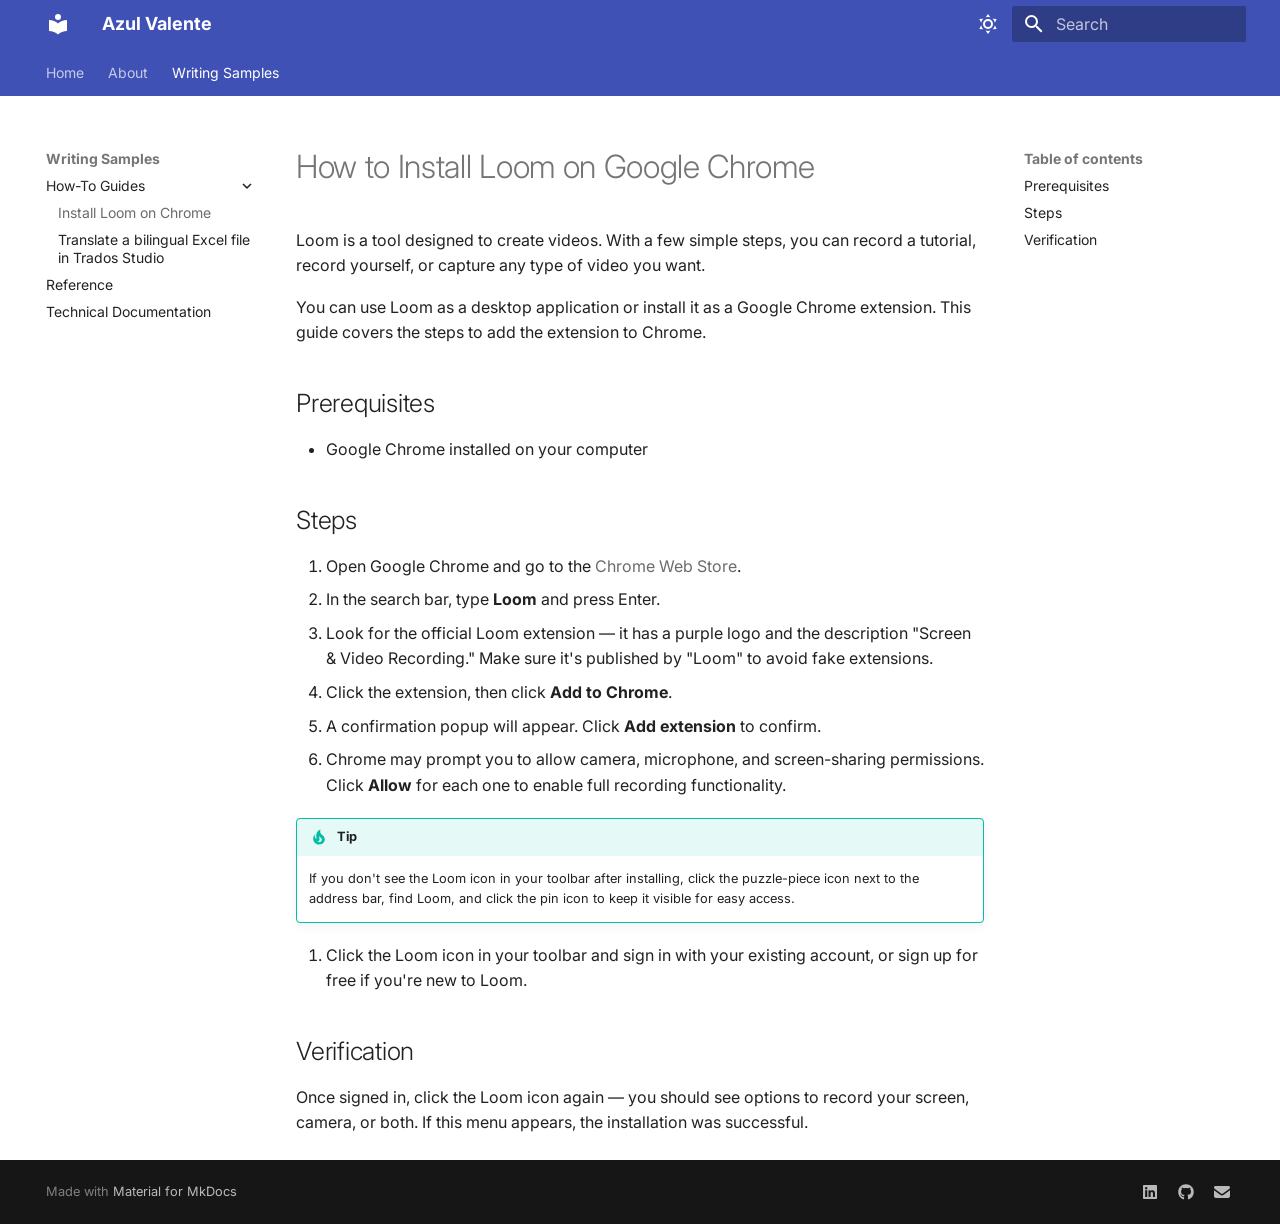
<file: how-to/install-loom-on-chrome/index.html>
<!doctype html>
<html lang="en" class="no-js">
  <head>
    
      <meta charset="utf-8">
      <meta name="viewport" content="width=device-width,initial-scale=1">
      
        <meta name="description" content="Technical Writing Portfolio">
      
      
      
        <link rel="canonical" href="https://your-domain.com/how-to/install-loom-on-chrome/">
      
      
        <link rel="prev" href="../../about/">
      
      
        <link rel="next" href="../how-to-work-with-bilingual-excel-in-trados/">
      
      
      <link rel="icon" href="../../assets/favicon.png">
      <meta name="generator" content="mkdocs-1.6.1, mkdocs-material-9.6.22">
    
    
      
        <title>Install Loom on Chrome - Azul Valente</title>
      
    
    
      <link rel="stylesheet" href="../../assets/stylesheets/main.84d31ad4.min.css">
      
        
        <link rel="stylesheet" href="../../assets/stylesheets/palette.06af60db.min.css">
      
      


    
    
      
    
    
      
        
        
        <link rel="preconnect" href="https://fonts.gstatic.com" crossorigin>
        <link rel="stylesheet" href="https://fonts.googleapis.com/css?family=Inter:300,300i,400,400i,700,700i%7CRoboto+Mono:400,400i,700,700i&display=fallback">
        <style>:root{--md-text-font:"Inter";--md-code-font:"Roboto Mono"}</style>
      
    
    
      <link rel="stylesheet" href="../../stylesheets/extra.css">
    
    <script>__md_scope=new URL("../..",location),__md_hash=e=>[...e].reduce(((e,_)=>(e<<5)-e+_.charCodeAt(0)),0),__md_get=(e,_=localStorage,t=__md_scope)=>JSON.parse(_.getItem(t.pathname+"."+e)),__md_set=(e,_,t=localStorage,a=__md_scope)=>{try{t.setItem(a.pathname+"."+e,JSON.stringify(_))}catch(e){}}</script>
    
      

    
    
    
  </head>
  
  
    
    
      
    
    
    
    
    <body dir="ltr" data-md-color-scheme="default" data-md-color-primary="indigo" data-md-color-accent="indigo">
  
    
    <input class="md-toggle" data-md-toggle="drawer" type="checkbox" id="__drawer" autocomplete="off">
    <input class="md-toggle" data-md-toggle="search" type="checkbox" id="__search" autocomplete="off">
    <label class="md-overlay" for="__drawer"></label>
    <div data-md-component="skip">
      
        
        <a href="#how-to-install-loom-on-google-chrome" class="md-skip">
          Skip to content
        </a>
      
    </div>
    <div data-md-component="announce">
      
    </div>
    
    
      

<header class="md-header" data-md-component="header">
  <nav class="md-header__inner md-grid" aria-label="Header">
    <a href="../.." title="Azul Valente" class="md-header__button md-logo" aria-label="Azul Valente" data-md-component="logo">
      
  
  <svg xmlns="http://www.w3.org/2000/svg" viewBox="0 0 24 24"><path d="M12 8a3 3 0 0 0 3-3 3 3 0 0 0-3-3 3 3 0 0 0-3 3 3 3 0 0 0 3 3m0 3.54C9.64 9.35 6.5 8 3 8v11c3.5 0 6.64 1.35 9 3.54 2.36-2.19 5.5-3.54 9-3.54V8c-3.5 0-6.64 1.35-9 3.54"/></svg>

    </a>
    <label class="md-header__button md-icon" for="__drawer">
      
      <svg xmlns="http://www.w3.org/2000/svg" viewBox="0 0 24 24"><path d="M3 6h18v2H3zm0 5h18v2H3zm0 5h18v2H3z"/></svg>
    </label>
    <div class="md-header__title" data-md-component="header-title">
      <div class="md-header__ellipsis">
        <div class="md-header__topic">
          <span class="md-ellipsis">
            Azul Valente
          </span>
        </div>
        <div class="md-header__topic" data-md-component="header-topic">
          <span class="md-ellipsis">
            
              Install Loom on Chrome
            
          </span>
        </div>
      </div>
    </div>
    
      
        <form class="md-header__option" data-md-component="palette">
  
    
    
    
    <input class="md-option" data-md-color-media="(prefers-color-scheme: light)" data-md-color-scheme="default" data-md-color-primary="indigo" data-md-color-accent="indigo"  aria-label="Switch to dark mode"  type="radio" name="__palette" id="__palette_0">
    
      <label class="md-header__button md-icon" title="Switch to dark mode" for="__palette_1" hidden>
        <svg xmlns="http://www.w3.org/2000/svg" viewBox="0 0 24 24"><path d="M12 7a5 5 0 0 1 5 5 5 5 0 0 1-5 5 5 5 0 0 1-5-5 5 5 0 0 1 5-5m0 2a3 3 0 0 0-3 3 3 3 0 0 0 3 3 3 3 0 0 0 3-3 3 3 0 0 0-3-3m0-7 2.39 3.42C13.65 5.15 12.84 5 12 5s-1.65.15-2.39.42zM3.34 7l4.16-.35A7.2 7.2 0 0 0 5.94 8.5c-.44.74-.69 1.5-.83 2.29zm.02 10 1.76-3.77a7.131 7.131 0 0 0 2.38 4.14zM20.65 7l-1.77 3.79a7.02 7.02 0 0 0-2.38-4.15zm-.01 10-4.14.36c.59-.51 1.12-1.14 1.54-1.86.42-.73.69-1.5.83-2.29zM12 22l-2.41-3.44c.74.27 1.55.44 2.41.44.82 0 1.63-.17 2.37-.44z"/></svg>
      </label>
    
  
    
    
    
    <input class="md-option" data-md-color-media="(prefers-color-scheme: dark)" data-md-color-scheme="slate" data-md-color-primary="indigo" data-md-color-accent="indigo"  aria-label="Switch to light mode"  type="radio" name="__palette" id="__palette_1">
    
      <label class="md-header__button md-icon" title="Switch to light mode" for="__palette_0" hidden>
        <svg xmlns="http://www.w3.org/2000/svg" viewBox="0 0 24 24"><path d="m17.75 4.09-2.53 1.94.91 3.06-2.63-1.81-2.63 1.81.91-3.06-2.53-1.94L12.44 4l1.06-3 1.06 3zm3.5 6.91-1.64 1.25.59 1.98-1.7-1.17-1.7 1.17.59-1.98L15.75 11l2.06-.05L18.5 9l.69 1.95zm-2.28 4.95c.83-.08 1.72 1.1 1.19 1.85-.32.45-.66.87-1.08 1.27C15.17 23 8.84 23 4.94 19.07c-3.91-3.9-3.91-10.24 0-14.14.4-.4.82-.76 1.27-1.08.75-.53 1.93.36 1.85 1.19-.27 2.86.69 5.83 2.89 8.02a9.96 9.96 0 0 0 8.02 2.89m-1.64 2.02a12.08 12.08 0 0 1-7.8-3.47c-2.17-2.19-3.33-5-3.49-7.82-2.81 3.14-2.7 7.96.31 10.98 3.02 3.01 7.84 3.12 10.98.31"/></svg>
      </label>
    
  
</form>
      
    
    
      <script>var palette=__md_get("__palette");if(palette&&palette.color){if("(prefers-color-scheme)"===palette.color.media){var media=matchMedia("(prefers-color-scheme: light)"),input=document.querySelector(media.matches?"[data-md-color-media='(prefers-color-scheme: light)']":"[data-md-color-media='(prefers-color-scheme: dark)']");palette.color.media=input.getAttribute("data-md-color-media"),palette.color.scheme=input.getAttribute("data-md-color-scheme"),palette.color.primary=input.getAttribute("data-md-color-primary"),palette.color.accent=input.getAttribute("data-md-color-accent")}for(var[key,value]of Object.entries(palette.color))document.body.setAttribute("data-md-color-"+key,value)}</script>
    
    
    
      
      
        <label class="md-header__button md-icon" for="__search">
          
          <svg xmlns="http://www.w3.org/2000/svg" viewBox="0 0 24 24"><path d="M9.5 3A6.5 6.5 0 0 1 16 9.5c0 1.61-.59 3.09-1.56 4.23l.27.27h.79l5 5-1.5 1.5-5-5v-.79l-.27-.27A6.52 6.52 0 0 1 9.5 16 6.5 6.5 0 0 1 3 9.5 6.5 6.5 0 0 1 9.5 3m0 2C7 5 5 7 5 9.5S7 14 9.5 14 14 12 14 9.5 12 5 9.5 5"/></svg>
        </label>
        <div class="md-search" data-md-component="search" role="dialog">
  <label class="md-search__overlay" for="__search"></label>
  <div class="md-search__inner" role="search">
    <form class="md-search__form" name="search">
      <input type="text" class="md-search__input" name="query" aria-label="Search" placeholder="Search" autocapitalize="off" autocorrect="off" autocomplete="off" spellcheck="false" data-md-component="search-query" required>
      <label class="md-search__icon md-icon" for="__search">
        
        <svg xmlns="http://www.w3.org/2000/svg" viewBox="0 0 24 24"><path d="M9.5 3A6.5 6.5 0 0 1 16 9.5c0 1.61-.59 3.09-1.56 4.23l.27.27h.79l5 5-1.5 1.5-5-5v-.79l-.27-.27A6.52 6.52 0 0 1 9.5 16 6.5 6.5 0 0 1 3 9.5 6.5 6.5 0 0 1 9.5 3m0 2C7 5 5 7 5 9.5S7 14 9.5 14 14 12 14 9.5 12 5 9.5 5"/></svg>
        
        <svg xmlns="http://www.w3.org/2000/svg" viewBox="0 0 24 24"><path d="M20 11v2H8l5.5 5.5-1.42 1.42L4.16 12l7.92-7.92L13.5 5.5 8 11z"/></svg>
      </label>
      <nav class="md-search__options" aria-label="Search">
        
        <button type="reset" class="md-search__icon md-icon" title="Clear" aria-label="Clear" tabindex="-1">
          
          <svg xmlns="http://www.w3.org/2000/svg" viewBox="0 0 24 24"><path d="M19 6.41 17.59 5 12 10.59 6.41 5 5 6.41 10.59 12 5 17.59 6.41 19 12 13.41 17.59 19 19 17.59 13.41 12z"/></svg>
        </button>
      </nav>
      
    </form>
    <div class="md-search__output">
      <div class="md-search__scrollwrap" tabindex="0" data-md-scrollfix>
        <div class="md-search-result" data-md-component="search-result">
          <div class="md-search-result__meta">
            Initializing search
          </div>
          <ol class="md-search-result__list" role="presentation"></ol>
        </div>
      </div>
    </div>
  </div>
</div>
      
    
    
  </nav>
  
</header>
    
    <div class="md-container" data-md-component="container">
      
      
        
          
            
<nav class="md-tabs" aria-label="Tabs" data-md-component="tabs">
  <div class="md-grid">
    <ul class="md-tabs__list">
      
        
  
  
  
  
    <li class="md-tabs__item">
      <a href="../.." class="md-tabs__link">
        
  
  
    
  
  Home

      </a>
    </li>
  

      
        
  
  
  
  
    <li class="md-tabs__item">
      <a href="../../about/" class="md-tabs__link">
        
  
  
    
  
  About

      </a>
    </li>
  

      
        
  
  
  
    
  
  
    
    
      
  
  
  
    
  
  
    
    
      <li class="md-tabs__item md-tabs__item--active">
        <a href="./" class="md-tabs__link">
          
  
  
  Writing Samples

        </a>
      </li>
    
  

    
  

      
    </ul>
  </div>
</nav>
          
        
      
      <main class="md-main" data-md-component="main">
        <div class="md-main__inner md-grid">
          
            
              
              <div class="md-sidebar md-sidebar--primary" data-md-component="sidebar" data-md-type="navigation" >
                <div class="md-sidebar__scrollwrap">
                  <div class="md-sidebar__inner">
                    


  


<nav class="md-nav md-nav--primary md-nav--lifted" aria-label="Navigation" data-md-level="0">
  <label class="md-nav__title" for="__drawer">
    <a href="../.." title="Azul Valente" class="md-nav__button md-logo" aria-label="Azul Valente" data-md-component="logo">
      
  
  <svg xmlns="http://www.w3.org/2000/svg" viewBox="0 0 24 24"><path d="M12 8a3 3 0 0 0 3-3 3 3 0 0 0-3-3 3 3 0 0 0-3 3 3 3 0 0 0 3 3m0 3.54C9.64 9.35 6.5 8 3 8v11c3.5 0 6.64 1.35 9 3.54 2.36-2.19 5.5-3.54 9-3.54V8c-3.5 0-6.64 1.35-9 3.54"/></svg>

    </a>
    Azul Valente
  </label>
  
  <ul class="md-nav__list" data-md-scrollfix>
    
      
      
  
  
  
  
    <li class="md-nav__item">
      <a href="../.." class="md-nav__link">
        
  
  
  <span class="md-ellipsis">
    Home
    
  </span>
  

      </a>
    </li>
  

    
      
      
  
  
  
  
    <li class="md-nav__item">
      <a href="../../about/" class="md-nav__link">
        
  
  
  <span class="md-ellipsis">
    About
    
  </span>
  

      </a>
    </li>
  

    
      
      
  
  
    
  
  
  
    
    
    
    
      
        
        
      
      
    
    
    <li class="md-nav__item md-nav__item--active md-nav__item--section md-nav__item--nested">
      
        
        
        <input class="md-nav__toggle md-toggle " type="checkbox" id="__nav_3" checked>
        
          
          <label class="md-nav__link" for="__nav_3" id="__nav_3_label" tabindex="">
            
  
  
  <span class="md-ellipsis">
    Writing Samples
    
  </span>
  

            <span class="md-nav__icon md-icon"></span>
          </label>
        
        <nav class="md-nav" data-md-level="1" aria-labelledby="__nav_3_label" aria-expanded="true">
          <label class="md-nav__title" for="__nav_3">
            <span class="md-nav__icon md-icon"></span>
            Writing Samples
          </label>
          <ul class="md-nav__list" data-md-scrollfix>
            
              
                
  
  
    
  
  
  
    
    
    
    
      
      
    
    
    <li class="md-nav__item md-nav__item--active md-nav__item--nested">
      
        
        
        <input class="md-nav__toggle md-toggle " type="checkbox" id="__nav_3_1" checked>
        
          
          <label class="md-nav__link" for="__nav_3_1" id="__nav_3_1_label" tabindex="0">
            
  
  
  <span class="md-ellipsis">
    How-To Guides
    
  </span>
  

            <span class="md-nav__icon md-icon"></span>
          </label>
        
        <nav class="md-nav" data-md-level="2" aria-labelledby="__nav_3_1_label" aria-expanded="true">
          <label class="md-nav__title" for="__nav_3_1">
            <span class="md-nav__icon md-icon"></span>
            How-To Guides
          </label>
          <ul class="md-nav__list" data-md-scrollfix>
            
              
                
  
  
    
  
  
  
    <li class="md-nav__item md-nav__item--active">
      
      <input class="md-nav__toggle md-toggle" type="checkbox" id="__toc">
      
      
        
      
      
        <label class="md-nav__link md-nav__link--active" for="__toc">
          
  
  
  <span class="md-ellipsis">
    Install Loom on Chrome
    
  </span>
  

          <span class="md-nav__icon md-icon"></span>
        </label>
      
      <a href="./" class="md-nav__link md-nav__link--active">
        
  
  
  <span class="md-ellipsis">
    Install Loom on Chrome
    
  </span>
  

      </a>
      
        

<nav class="md-nav md-nav--secondary" aria-label="Table of contents">
  
  
  
    
  
  
    <label class="md-nav__title" for="__toc">
      <span class="md-nav__icon md-icon"></span>
      Table of contents
    </label>
    <ul class="md-nav__list" data-md-component="toc" data-md-scrollfix>
      
        <li class="md-nav__item">
  <a href="#prerequisites" class="md-nav__link">
    <span class="md-ellipsis">
      Prerequisites
    </span>
  </a>
  
</li>
      
        <li class="md-nav__item">
  <a href="#steps" class="md-nav__link">
    <span class="md-ellipsis">
      Steps
    </span>
  </a>
  
</li>
      
        <li class="md-nav__item">
  <a href="#verification" class="md-nav__link">
    <span class="md-ellipsis">
      Verification
    </span>
  </a>
  
</li>
      
    </ul>
  
</nav>
      
    </li>
  

              
            
              
                
  
  
  
  
    <li class="md-nav__item">
      <a href="../how-to-work-with-bilingual-excel-in-trados/" class="md-nav__link">
        
  
  
  <span class="md-ellipsis">
    Translate a bilingual Excel file in Trados Studio
    
  </span>
  

      </a>
    </li>
  

              
            
          </ul>
        </nav>
      
    </li>
  

              
            
              
                
  
  
  
  
    <li class="md-nav__item">
      <a href="../../reference/geo-api/" class="md-nav__link">
        
  
  
  <span class="md-ellipsis">
    Reference
    
  </span>
  

      </a>
    </li>
  

              
            
              
                
  
  
  
  
    <li class="md-nav__item">
      <a href="../../technical-writing/" class="md-nav__link">
        
  
  
  <span class="md-ellipsis">
    Technical Documentation
    
  </span>
  

      </a>
    </li>
  

              
            
          </ul>
        </nav>
      
    </li>
  

    
  </ul>
</nav>
                  </div>
                </div>
              </div>
            
            
              
              <div class="md-sidebar md-sidebar--secondary" data-md-component="sidebar" data-md-type="toc" >
                <div class="md-sidebar__scrollwrap">
                  <div class="md-sidebar__inner">
                    

<nav class="md-nav md-nav--secondary" aria-label="Table of contents">
  
  
  
    
  
  
    <label class="md-nav__title" for="__toc">
      <span class="md-nav__icon md-icon"></span>
      Table of contents
    </label>
    <ul class="md-nav__list" data-md-component="toc" data-md-scrollfix>
      
        <li class="md-nav__item">
  <a href="#prerequisites" class="md-nav__link">
    <span class="md-ellipsis">
      Prerequisites
    </span>
  </a>
  
</li>
      
        <li class="md-nav__item">
  <a href="#steps" class="md-nav__link">
    <span class="md-ellipsis">
      Steps
    </span>
  </a>
  
</li>
      
        <li class="md-nav__item">
  <a href="#verification" class="md-nav__link">
    <span class="md-ellipsis">
      Verification
    </span>
  </a>
  
</li>
      
    </ul>
  
</nav>
                  </div>
                </div>
              </div>
            
          
          
            <div class="md-content" data-md-component="content">
              <article class="md-content__inner md-typeset">
                
                  



<h1 id="how-to-install-loom-on-google-chrome">How to Install Loom on Google Chrome</h1>
<p>Loom is a tool designed to create videos. With a few simple steps, you can record a tutorial, record yourself, or capture any type of video you want.</p>
<p>You can use Loom as a desktop application or install it as a Google Chrome extension. This guide covers the steps to add the extension to Chrome.</p>
<h2 id="prerequisites">Prerequisites</h2>
<ul>
<li>Google Chrome installed on your computer</li>
</ul>
<h2 id="steps">Steps</h2>
<ol>
<li>Open Google Chrome and go to the <a href="https://chromewebstore.google.com/">Chrome Web Store</a>.</li>
<li>In the search bar, type <strong>Loom</strong> and press Enter.</li>
<li>Look for the official Loom extension — it has a purple logo and the description "Screen &amp; Video Recording." Make sure it's published by "Loom" to avoid fake extensions.</li>
<li>Click the extension, then click <strong>Add to Chrome</strong>.</li>
<li>A confirmation popup will appear. Click <strong>Add extension</strong> to confirm.</li>
<li>Chrome may prompt you to allow camera, microphone, and screen-sharing permissions. Click <strong>Allow</strong> for each one to enable full recording functionality.</li>
</ol>
<div class="admonition tip">
<p class="admonition-title">Tip</p>
<p>If you don't see the Loom icon in your toolbar after installing, click the puzzle-piece icon next to the address bar, find Loom, and click the pin icon to keep it visible for easy access.</p>
</div>
<ol>
<li>Click the Loom icon in your toolbar and sign in with your existing account, or sign up for free if you're new to Loom.</li>
</ol>
<h2 id="verification">Verification</h2>
<p>Once signed in, click the Loom icon again — you should see options to record your screen, camera, or both. If this menu appears, the installation was successful.</p>












                
              </article>
            </div>
          
          
<script>var target=document.getElementById(location.hash.slice(1));target&&target.name&&(target.checked=target.name.startsWith("__tabbed_"))</script>
        </div>
        
          <button type="button" class="md-top md-icon" data-md-component="top" hidden>
  
  <svg xmlns="http://www.w3.org/2000/svg" viewBox="0 0 24 24"><path d="M13 20h-2V8l-5.5 5.5-1.42-1.42L12 4.16l7.92 7.92-1.42 1.42L13 8z"/></svg>
  Back to top
</button>
        
      </main>
      
        <footer class="md-footer">
  
  <div class="md-footer-meta md-typeset">
    <div class="md-footer-meta__inner md-grid">
      <div class="md-copyright">
  
  
    Made with
    <a href="https://squidfunk.github.io/mkdocs-material/" target="_blank" rel="noopener">
      Material for MkDocs
    </a>
  
</div>
      
        
<div class="md-social">
  
    
    
    
    
      
      
    
    <a href="https://www.linkedin.com/in/azulvalente/" target="_blank" rel="noopener" title="www.linkedin.com" class="md-social__link">
      <svg xmlns="http://www.w3.org/2000/svg" viewBox="0 0 448 512"><!--! Font Awesome Free 7.1.0 by @fontawesome - https://fontawesome.com License - https://fontawesome.com/license/free (Icons: CC BY 4.0, Fonts: SIL OFL 1.1, Code: MIT License) Copyright 2025 Fonticons, Inc.--><path d="M416 32H31.9C14.3 32 0 46.5 0 64.3v383.4C0 465.5 14.3 480 31.9 480H416c17.6 0 32-14.5 32-32.3V64.3c0-17.8-14.4-32.3-32-32.3M135.4 416H69V202.2h66.5V416zM102.2 96a38.5 38.5 0 1 1 0 77 38.5 38.5 0 1 1 0-77m282.1 320h-66.4V312c0-24.8-.5-56.7-34.5-56.7-34.6 0-39.9 27-39.9 54.9V416h-66.4V202.2h63.7v29.2h.9c8.9-16.8 30.6-34.5 62.9-34.5 67.2 0 79.7 44.3 79.7 101.9z"/></svg>
    </a>
  
    
    
    
    
      
      
    
    <a href="https://github.com/azulvalente/" target="_blank" rel="noopener" title="github.com" class="md-social__link">
      <svg xmlns="http://www.w3.org/2000/svg" viewBox="0 0 512 512"><!--! Font Awesome Free 7.1.0 by @fontawesome - https://fontawesome.com License - https://fontawesome.com/license/free (Icons: CC BY 4.0, Fonts: SIL OFL 1.1, Code: MIT License) Copyright 2025 Fonticons, Inc.--><path d="M173.9 397.4c0 2-2.3 3.6-5.2 3.6-3.3.3-5.6-1.3-5.6-3.6 0-2 2.3-3.6 5.2-3.6 3-.3 5.6 1.3 5.6 3.6m-31.1-4.5c-.7 2 1.3 4.3 4.3 4.9 2.6 1 5.6 0 6.2-2s-1.3-4.3-4.3-5.2c-2.6-.7-5.5.3-6.2 2.3m44.2-1.7c-2.9.7-4.9 2.6-4.6 4.9.3 2 2.9 3.3 5.9 2.6 2.9-.7 4.9-2.6 4.6-4.6-.3-1.9-3-3.2-5.9-2.9M252.8 8C114.1 8 8 113.3 8 252c0 110.9 69.8 205.8 169.5 239.2 12.8 2.3 17.3-5.6 17.3-12.1 0-6.2-.3-40.4-.3-61.4 0 0-70 15-84.7-29.8 0 0-11.4-29.1-27.8-36.6 0 0-22.9-15.7 1.6-15.4 0 0 24.9 2 38.6 25.8 21.9 38.6 58.6 27.5 72.9 20.9 2.3-16 8.8-27.1 16-33.7-55.9-6.2-112.3-14.3-112.3-110.5 0-27.5 7.6-41.3 23.6-58.9-2.6-6.5-11.1-33.3 2.6-67.9 20.9-6.5 69 27 69 27 20-5.6 41.5-8.5 62.8-8.5s42.8 2.9 62.8 8.5c0 0 48.1-33.6 69-27 13.7 34.7 5.2 61.4 2.6 67.9 16 17.7 25.8 31.5 25.8 58.9 0 96.5-58.9 104.2-114.8 110.5 9.2 7.9 17 22.9 17 46.4 0 33.7-.3 75.4-.3 83.6 0 6.5 4.6 14.4 17.3 12.1C436.2 457.8 504 362.9 504 252 504 113.3 391.5 8 252.8 8M105.2 352.9c-1.3 1-1 3.3.7 5.2 1.6 1.6 3.9 2.3 5.2 1 1.3-1 1-3.3-.7-5.2-1.6-1.6-3.9-2.3-5.2-1m-10.8-8.1c-.7 1.3.3 2.9 2.3 3.9 1.6 1 3.6.7 4.3-.7.7-1.3-.3-2.9-2.3-3.9-2-.6-3.6-.3-4.3.7m32.4 35.6c-1.6 1.3-1 4.3 1.3 6.2 2.3 2.3 5.2 2.6 6.5 1 1.3-1.3.7-4.3-1.3-6.2-2.2-2.3-5.2-2.6-6.5-1m-11.4-14.7c-1.6 1-1.6 3.6 0 5.9s4.3 3.3 5.6 2.3c1.6-1.3 1.6-3.9 0-6.2-1.4-2.3-4-3.3-5.6-2"/></svg>
    </a>
  
    
    
    
    
    <a href="mailto:mazulvalente@gmail.com" target="_blank" rel="noopener" title="" class="md-social__link">
      <svg xmlns="http://www.w3.org/2000/svg" viewBox="0 0 512 512"><!--! Font Awesome Free 7.1.0 by @fontawesome - https://fontawesome.com License - https://fontawesome.com/license/free (Icons: CC BY 4.0, Fonts: SIL OFL 1.1, Code: MIT License) Copyright 2025 Fonticons, Inc.--><path d="M48 64C21.5 64 0 85.5 0 112c0 15.1 7.1 29.3 19.2 38.4l208 156a48 48 0 0 0 57.6 0l208-156c12.1-9.1 19.2-23.3 19.2-38.4 0-26.5-21.5-48-48-48zM0 196v188c0 35.3 28.7 64 64 64h384c35.3 0 64-28.7 64-64V196L313.6 344.8c-34.1 25.6-81.1 25.6-115.2 0z"/></svg>
    </a>
  
</div>
      
    </div>
  </div>
</footer>
      
    </div>
    <div class="md-dialog" data-md-component="dialog">
      <div class="md-dialog__inner md-typeset"></div>
    </div>
    
    
    
      
      <script id="__config" type="application/json">{"base": "../..", "features": ["navigation.tabs", "navigation.top", "content.action.edit"], "search": "../../assets/javascripts/workers/search.973d3a69.min.js", "tags": null, "translations": {"clipboard.copied": "Copied to clipboard", "clipboard.copy": "Copy to clipboard", "search.result.more.one": "1 more on this page", "search.result.more.other": "# more on this page", "search.result.none": "No matching documents", "search.result.one": "1 matching document", "search.result.other": "# matching documents", "search.result.placeholder": "Type to start searching", "search.result.term.missing": "Missing", "select.version": "Select version"}, "version": null}</script>
    
    
      <script src="../../assets/javascripts/bundle.f55a23d4.min.js"></script>
      
    
  </body>
</html>
</file>
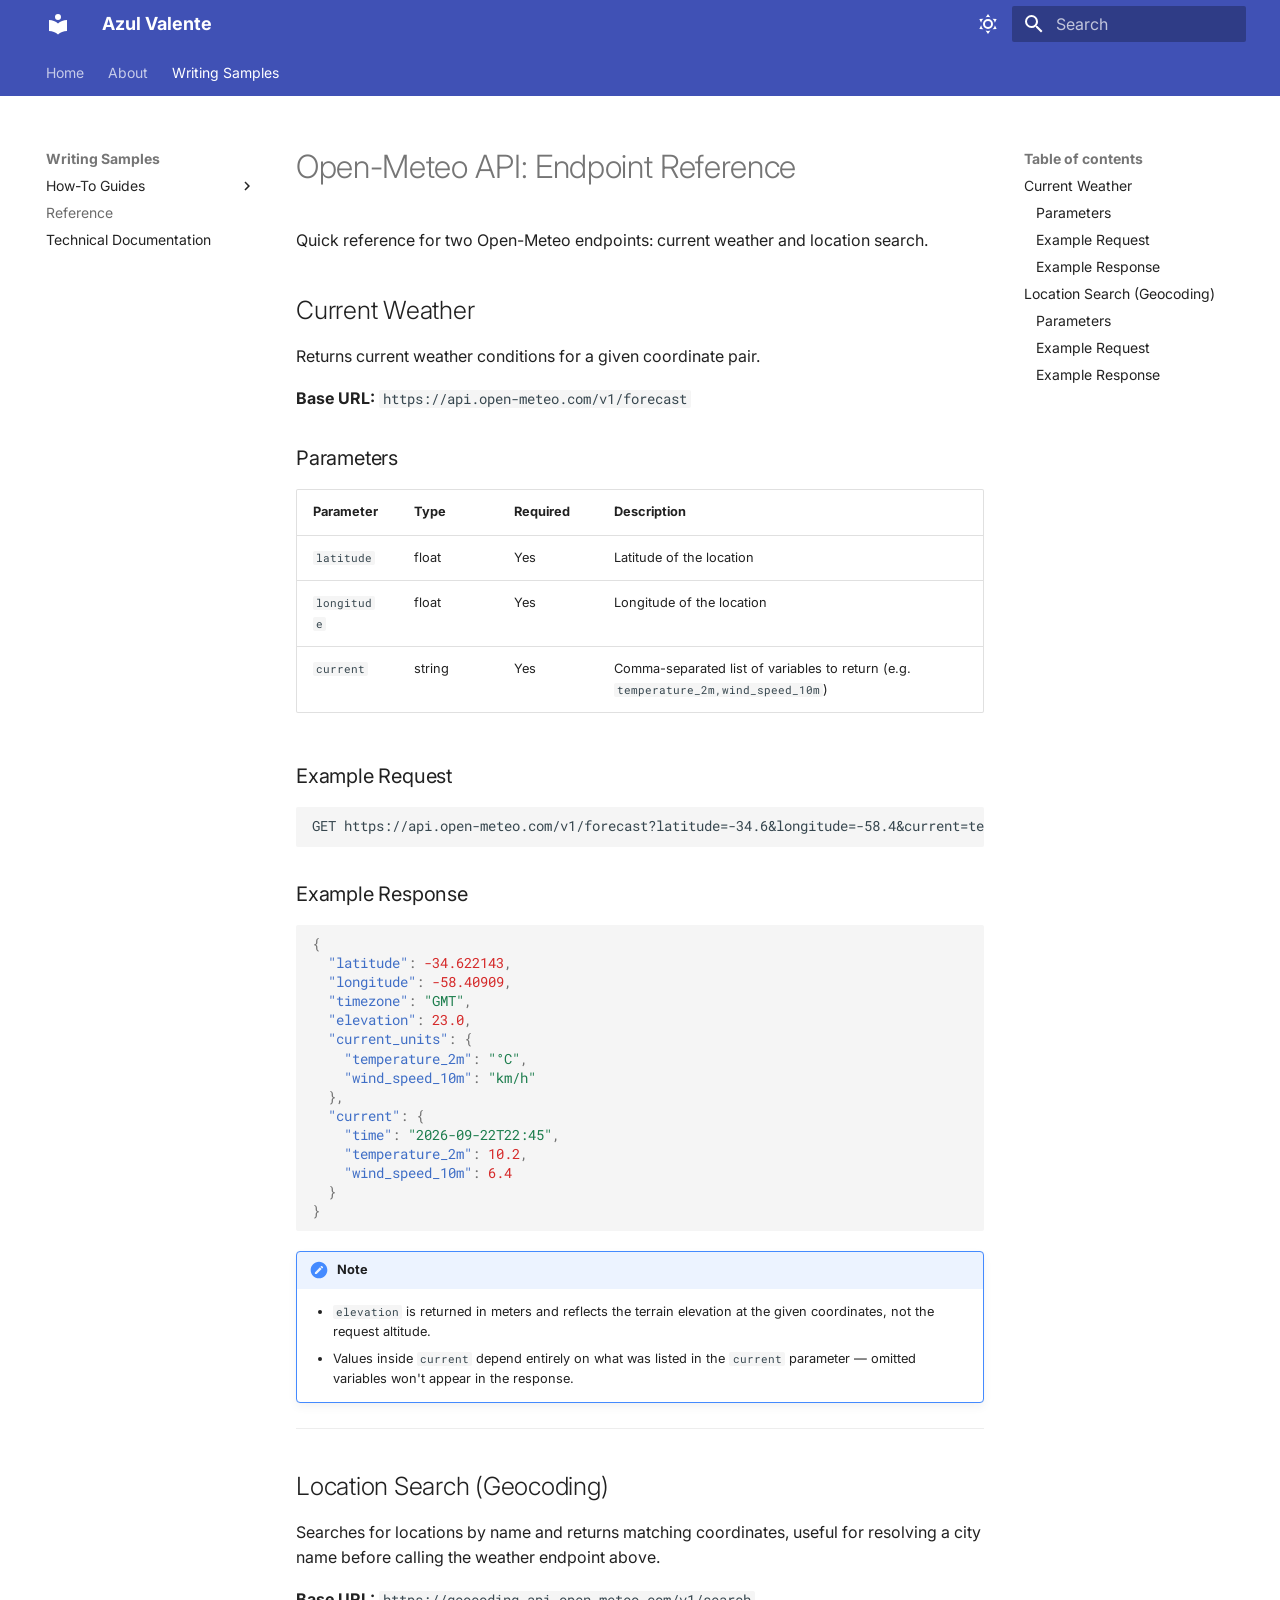
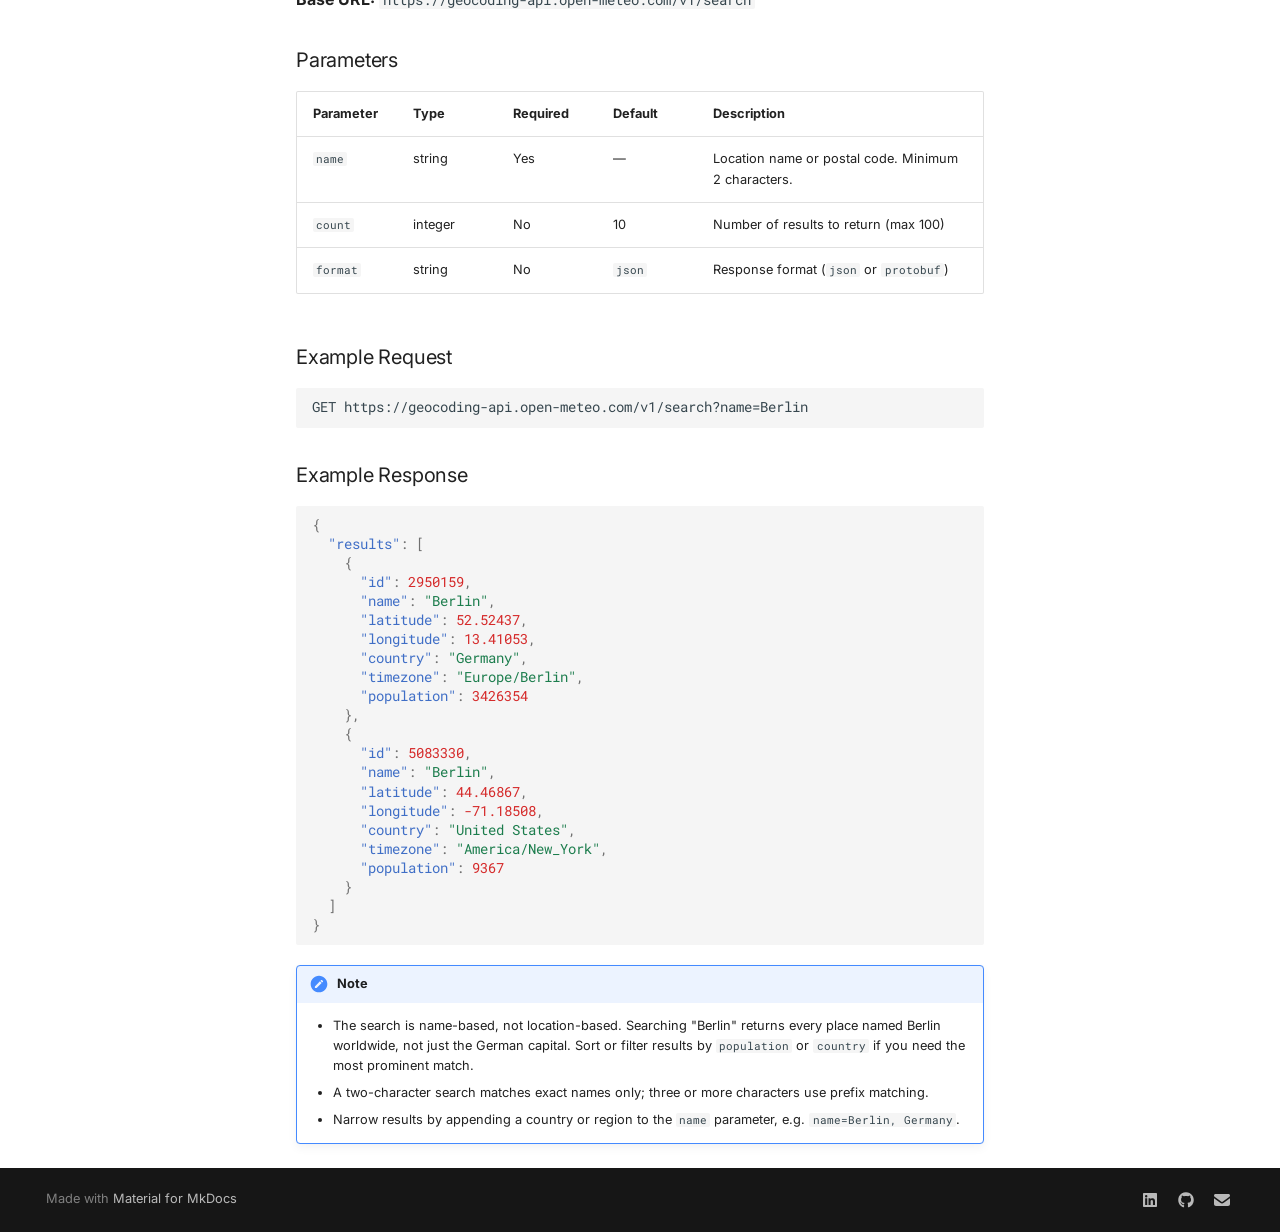
<file: reference/geo-api/index.html>
<!doctype html>
<html lang="en" class="no-js">
  <head>
    
      <meta charset="utf-8">
      <meta name="viewport" content="width=device-width,initial-scale=1">
      
        <meta name="description" content="Technical Writing Portfolio">
      
      
      
        <link rel="canonical" href="https://your-domain.com/reference/geo-api/">
      
      
        <link rel="prev" href="../../how-to/how-to-work-with-bilingual-excel-in-trados/">
      
      
        <link rel="next" href="../../technical-writing/">
      
      
      <link rel="icon" href="../../assets/favicon.png">
      <meta name="generator" content="mkdocs-1.6.1, mkdocs-material-9.6.22">
    
    
      
        <title>Reference - Azul Valente</title>
      
    
    
      <link rel="stylesheet" href="../../assets/stylesheets/main.84d31ad4.min.css">
      
        
        <link rel="stylesheet" href="../../assets/stylesheets/palette.06af60db.min.css">
      
      


    
    
      
    
    
      
        
        
        <link rel="preconnect" href="https://fonts.gstatic.com" crossorigin>
        <link rel="stylesheet" href="https://fonts.googleapis.com/css?family=Inter:300,300i,400,400i,700,700i%7CRoboto+Mono:400,400i,700,700i&display=fallback">
        <style>:root{--md-text-font:"Inter";--md-code-font:"Roboto Mono"}</style>
      
    
    
      <link rel="stylesheet" href="../../stylesheets/extra.css">
    
    <script>__md_scope=new URL("../..",location),__md_hash=e=>[...e].reduce(((e,_)=>(e<<5)-e+_.charCodeAt(0)),0),__md_get=(e,_=localStorage,t=__md_scope)=>JSON.parse(_.getItem(t.pathname+"."+e)),__md_set=(e,_,t=localStorage,a=__md_scope)=>{try{t.setItem(a.pathname+"."+e,JSON.stringify(_))}catch(e){}}</script>
    
      

    
    
    
  </head>
  
  
    
    
      
    
    
    
    
    <body dir="ltr" data-md-color-scheme="default" data-md-color-primary="indigo" data-md-color-accent="indigo">
  
    
    <input class="md-toggle" data-md-toggle="drawer" type="checkbox" id="__drawer" autocomplete="off">
    <input class="md-toggle" data-md-toggle="search" type="checkbox" id="__search" autocomplete="off">
    <label class="md-overlay" for="__drawer"></label>
    <div data-md-component="skip">
      
        
        <a href="#open-meteo-api-endpoint-reference" class="md-skip">
          Skip to content
        </a>
      
    </div>
    <div data-md-component="announce">
      
    </div>
    
    
      

<header class="md-header" data-md-component="header">
  <nav class="md-header__inner md-grid" aria-label="Header">
    <a href="../.." title="Azul Valente" class="md-header__button md-logo" aria-label="Azul Valente" data-md-component="logo">
      
  
  <svg xmlns="http://www.w3.org/2000/svg" viewBox="0 0 24 24"><path d="M12 8a3 3 0 0 0 3-3 3 3 0 0 0-3-3 3 3 0 0 0-3 3 3 3 0 0 0 3 3m0 3.54C9.64 9.35 6.5 8 3 8v11c3.5 0 6.64 1.35 9 3.54 2.36-2.19 5.5-3.54 9-3.54V8c-3.5 0-6.64 1.35-9 3.54"/></svg>

    </a>
    <label class="md-header__button md-icon" for="__drawer">
      
      <svg xmlns="http://www.w3.org/2000/svg" viewBox="0 0 24 24"><path d="M3 6h18v2H3zm0 5h18v2H3zm0 5h18v2H3z"/></svg>
    </label>
    <div class="md-header__title" data-md-component="header-title">
      <div class="md-header__ellipsis">
        <div class="md-header__topic">
          <span class="md-ellipsis">
            Azul Valente
          </span>
        </div>
        <div class="md-header__topic" data-md-component="header-topic">
          <span class="md-ellipsis">
            
              Reference
            
          </span>
        </div>
      </div>
    </div>
    
      
        <form class="md-header__option" data-md-component="palette">
  
    
    
    
    <input class="md-option" data-md-color-media="(prefers-color-scheme: light)" data-md-color-scheme="default" data-md-color-primary="indigo" data-md-color-accent="indigo"  aria-label="Switch to dark mode"  type="radio" name="__palette" id="__palette_0">
    
      <label class="md-header__button md-icon" title="Switch to dark mode" for="__palette_1" hidden>
        <svg xmlns="http://www.w3.org/2000/svg" viewBox="0 0 24 24"><path d="M12 7a5 5 0 0 1 5 5 5 5 0 0 1-5 5 5 5 0 0 1-5-5 5 5 0 0 1 5-5m0 2a3 3 0 0 0-3 3 3 3 0 0 0 3 3 3 3 0 0 0 3-3 3 3 0 0 0-3-3m0-7 2.39 3.42C13.65 5.15 12.84 5 12 5s-1.65.15-2.39.42zM3.34 7l4.16-.35A7.2 7.2 0 0 0 5.94 8.5c-.44.74-.69 1.5-.83 2.29zm.02 10 1.76-3.77a7.131 7.131 0 0 0 2.38 4.14zM20.65 7l-1.77 3.79a7.02 7.02 0 0 0-2.38-4.15zm-.01 10-4.14.36c.59-.51 1.12-1.14 1.54-1.86.42-.73.69-1.5.83-2.29zM12 22l-2.41-3.44c.74.27 1.55.44 2.41.44.82 0 1.63-.17 2.37-.44z"/></svg>
      </label>
    
  
    
    
    
    <input class="md-option" data-md-color-media="(prefers-color-scheme: dark)" data-md-color-scheme="slate" data-md-color-primary="indigo" data-md-color-accent="indigo"  aria-label="Switch to light mode"  type="radio" name="__palette" id="__palette_1">
    
      <label class="md-header__button md-icon" title="Switch to light mode" for="__palette_0" hidden>
        <svg xmlns="http://www.w3.org/2000/svg" viewBox="0 0 24 24"><path d="m17.75 4.09-2.53 1.94.91 3.06-2.63-1.81-2.63 1.81.91-3.06-2.53-1.94L12.44 4l1.06-3 1.06 3zm3.5 6.91-1.64 1.25.59 1.98-1.7-1.17-1.7 1.17.59-1.98L15.75 11l2.06-.05L18.5 9l.69 1.95zm-2.28 4.95c.83-.08 1.72 1.1 1.19 1.85-.32.45-.66.87-1.08 1.27C15.17 23 8.84 23 4.94 19.07c-3.91-3.9-3.91-10.24 0-14.14.4-.4.82-.76 1.27-1.08.75-.53 1.93.36 1.85 1.19-.27 2.86.69 5.83 2.89 8.02a9.96 9.96 0 0 0 8.02 2.89m-1.64 2.02a12.08 12.08 0 0 1-7.8-3.47c-2.17-2.19-3.33-5-3.49-7.82-2.81 3.14-2.7 7.96.31 10.98 3.02 3.01 7.84 3.12 10.98.31"/></svg>
      </label>
    
  
</form>
      
    
    
      <script>var palette=__md_get("__palette");if(palette&&palette.color){if("(prefers-color-scheme)"===palette.color.media){var media=matchMedia("(prefers-color-scheme: light)"),input=document.querySelector(media.matches?"[data-md-color-media='(prefers-color-scheme: light)']":"[data-md-color-media='(prefers-color-scheme: dark)']");palette.color.media=input.getAttribute("data-md-color-media"),palette.color.scheme=input.getAttribute("data-md-color-scheme"),palette.color.primary=input.getAttribute("data-md-color-primary"),palette.color.accent=input.getAttribute("data-md-color-accent")}for(var[key,value]of Object.entries(palette.color))document.body.setAttribute("data-md-color-"+key,value)}</script>
    
    
    
      
      
        <label class="md-header__button md-icon" for="__search">
          
          <svg xmlns="http://www.w3.org/2000/svg" viewBox="0 0 24 24"><path d="M9.5 3A6.5 6.5 0 0 1 16 9.5c0 1.61-.59 3.09-1.56 4.23l.27.27h.79l5 5-1.5 1.5-5-5v-.79l-.27-.27A6.52 6.52 0 0 1 9.5 16 6.5 6.5 0 0 1 3 9.5 6.5 6.5 0 0 1 9.5 3m0 2C7 5 5 7 5 9.5S7 14 9.5 14 14 12 14 9.5 12 5 9.5 5"/></svg>
        </label>
        <div class="md-search" data-md-component="search" role="dialog">
  <label class="md-search__overlay" for="__search"></label>
  <div class="md-search__inner" role="search">
    <form class="md-search__form" name="search">
      <input type="text" class="md-search__input" name="query" aria-label="Search" placeholder="Search" autocapitalize="off" autocorrect="off" autocomplete="off" spellcheck="false" data-md-component="search-query" required>
      <label class="md-search__icon md-icon" for="__search">
        
        <svg xmlns="http://www.w3.org/2000/svg" viewBox="0 0 24 24"><path d="M9.5 3A6.5 6.5 0 0 1 16 9.5c0 1.61-.59 3.09-1.56 4.23l.27.27h.79l5 5-1.5 1.5-5-5v-.79l-.27-.27A6.52 6.52 0 0 1 9.5 16 6.5 6.5 0 0 1 3 9.5 6.5 6.5 0 0 1 9.5 3m0 2C7 5 5 7 5 9.5S7 14 9.5 14 14 12 14 9.5 12 5 9.5 5"/></svg>
        
        <svg xmlns="http://www.w3.org/2000/svg" viewBox="0 0 24 24"><path d="M20 11v2H8l5.5 5.5-1.42 1.42L4.16 12l7.92-7.92L13.5 5.5 8 11z"/></svg>
      </label>
      <nav class="md-search__options" aria-label="Search">
        
        <button type="reset" class="md-search__icon md-icon" title="Clear" aria-label="Clear" tabindex="-1">
          
          <svg xmlns="http://www.w3.org/2000/svg" viewBox="0 0 24 24"><path d="M19 6.41 17.59 5 12 10.59 6.41 5 5 6.41 10.59 12 5 17.59 6.41 19 12 13.41 17.59 19 19 17.59 13.41 12z"/></svg>
        </button>
      </nav>
      
    </form>
    <div class="md-search__output">
      <div class="md-search__scrollwrap" tabindex="0" data-md-scrollfix>
        <div class="md-search-result" data-md-component="search-result">
          <div class="md-search-result__meta">
            Initializing search
          </div>
          <ol class="md-search-result__list" role="presentation"></ol>
        </div>
      </div>
    </div>
  </div>
</div>
      
    
    
  </nav>
  
</header>
    
    <div class="md-container" data-md-component="container">
      
      
        
          
            
<nav class="md-tabs" aria-label="Tabs" data-md-component="tabs">
  <div class="md-grid">
    <ul class="md-tabs__list">
      
        
  
  
  
  
    <li class="md-tabs__item">
      <a href="../.." class="md-tabs__link">
        
  
  
    
  
  Home

      </a>
    </li>
  

      
        
  
  
  
  
    <li class="md-tabs__item">
      <a href="../../about/" class="md-tabs__link">
        
  
  
    
  
  About

      </a>
    </li>
  

      
        
  
  
  
    
  
  
    
    
      
  
  
  
    
  
  
    
    
      <li class="md-tabs__item md-tabs__item--active">
        <a href="../../how-to/install-loom-on-chrome/" class="md-tabs__link">
          
  
  
  Writing Samples

        </a>
      </li>
    
  

    
  

      
    </ul>
  </div>
</nav>
          
        
      
      <main class="md-main" data-md-component="main">
        <div class="md-main__inner md-grid">
          
            
              
              <div class="md-sidebar md-sidebar--primary" data-md-component="sidebar" data-md-type="navigation" >
                <div class="md-sidebar__scrollwrap">
                  <div class="md-sidebar__inner">
                    


  


<nav class="md-nav md-nav--primary md-nav--lifted" aria-label="Navigation" data-md-level="0">
  <label class="md-nav__title" for="__drawer">
    <a href="../.." title="Azul Valente" class="md-nav__button md-logo" aria-label="Azul Valente" data-md-component="logo">
      
  
  <svg xmlns="http://www.w3.org/2000/svg" viewBox="0 0 24 24"><path d="M12 8a3 3 0 0 0 3-3 3 3 0 0 0-3-3 3 3 0 0 0-3 3 3 3 0 0 0 3 3m0 3.54C9.64 9.35 6.5 8 3 8v11c3.5 0 6.64 1.35 9 3.54 2.36-2.19 5.5-3.54 9-3.54V8c-3.5 0-6.64 1.35-9 3.54"/></svg>

    </a>
    Azul Valente
  </label>
  
  <ul class="md-nav__list" data-md-scrollfix>
    
      
      
  
  
  
  
    <li class="md-nav__item">
      <a href="../.." class="md-nav__link">
        
  
  
  <span class="md-ellipsis">
    Home
    
  </span>
  

      </a>
    </li>
  

    
      
      
  
  
  
  
    <li class="md-nav__item">
      <a href="../../about/" class="md-nav__link">
        
  
  
  <span class="md-ellipsis">
    About
    
  </span>
  

      </a>
    </li>
  

    
      
      
  
  
    
  
  
  
    
    
    
    
      
        
        
      
      
    
    
    <li class="md-nav__item md-nav__item--active md-nav__item--section md-nav__item--nested">
      
        
        
        <input class="md-nav__toggle md-toggle " type="checkbox" id="__nav_3" checked>
        
          
          <label class="md-nav__link" for="__nav_3" id="__nav_3_label" tabindex="">
            
  
  
  <span class="md-ellipsis">
    Writing Samples
    
  </span>
  

            <span class="md-nav__icon md-icon"></span>
          </label>
        
        <nav class="md-nav" data-md-level="1" aria-labelledby="__nav_3_label" aria-expanded="true">
          <label class="md-nav__title" for="__nav_3">
            <span class="md-nav__icon md-icon"></span>
            Writing Samples
          </label>
          <ul class="md-nav__list" data-md-scrollfix>
            
              
                
  
  
  
  
    
    
    
    
      
      
    
    
    <li class="md-nav__item md-nav__item--nested">
      
        
        
        <input class="md-nav__toggle md-toggle " type="checkbox" id="__nav_3_1" >
        
          
          <label class="md-nav__link" for="__nav_3_1" id="__nav_3_1_label" tabindex="0">
            
  
  
  <span class="md-ellipsis">
    How-To Guides
    
  </span>
  

            <span class="md-nav__icon md-icon"></span>
          </label>
        
        <nav class="md-nav" data-md-level="2" aria-labelledby="__nav_3_1_label" aria-expanded="false">
          <label class="md-nav__title" for="__nav_3_1">
            <span class="md-nav__icon md-icon"></span>
            How-To Guides
          </label>
          <ul class="md-nav__list" data-md-scrollfix>
            
              
                
  
  
  
  
    <li class="md-nav__item">
      <a href="../../how-to/install-loom-on-chrome/" class="md-nav__link">
        
  
  
  <span class="md-ellipsis">
    Install Loom on Chrome
    
  </span>
  

      </a>
    </li>
  

              
            
              
                
  
  
  
  
    <li class="md-nav__item">
      <a href="../../how-to/how-to-work-with-bilingual-excel-in-trados/" class="md-nav__link">
        
  
  
  <span class="md-ellipsis">
    Translate a bilingual Excel file in Trados Studio
    
  </span>
  

      </a>
    </li>
  

              
            
          </ul>
        </nav>
      
    </li>
  

              
            
              
                
  
  
    
  
  
  
    <li class="md-nav__item md-nav__item--active">
      
      <input class="md-nav__toggle md-toggle" type="checkbox" id="__toc">
      
      
        
      
      
        <label class="md-nav__link md-nav__link--active" for="__toc">
          
  
  
  <span class="md-ellipsis">
    Reference
    
  </span>
  

          <span class="md-nav__icon md-icon"></span>
        </label>
      
      <a href="./" class="md-nav__link md-nav__link--active">
        
  
  
  <span class="md-ellipsis">
    Reference
    
  </span>
  

      </a>
      
        

<nav class="md-nav md-nav--secondary" aria-label="Table of contents">
  
  
  
    
  
  
    <label class="md-nav__title" for="__toc">
      <span class="md-nav__icon md-icon"></span>
      Table of contents
    </label>
    <ul class="md-nav__list" data-md-component="toc" data-md-scrollfix>
      
        <li class="md-nav__item">
  <a href="#current-weather" class="md-nav__link">
    <span class="md-ellipsis">
      Current Weather
    </span>
  </a>
  
    <nav class="md-nav" aria-label="Current Weather">
      <ul class="md-nav__list">
        
          <li class="md-nav__item">
  <a href="#parameters" class="md-nav__link">
    <span class="md-ellipsis">
      Parameters
    </span>
  </a>
  
</li>
        
          <li class="md-nav__item">
  <a href="#example-request" class="md-nav__link">
    <span class="md-ellipsis">
      Example Request
    </span>
  </a>
  
</li>
        
          <li class="md-nav__item">
  <a href="#example-response" class="md-nav__link">
    <span class="md-ellipsis">
      Example Response
    </span>
  </a>
  
</li>
        
      </ul>
    </nav>
  
</li>
      
        <li class="md-nav__item">
  <a href="#location-search-geocoding" class="md-nav__link">
    <span class="md-ellipsis">
      Location Search (Geocoding)
    </span>
  </a>
  
    <nav class="md-nav" aria-label="Location Search (Geocoding)">
      <ul class="md-nav__list">
        
          <li class="md-nav__item">
  <a href="#parameters_1" class="md-nav__link">
    <span class="md-ellipsis">
      Parameters
    </span>
  </a>
  
</li>
        
          <li class="md-nav__item">
  <a href="#example-request_1" class="md-nav__link">
    <span class="md-ellipsis">
      Example Request
    </span>
  </a>
  
</li>
        
          <li class="md-nav__item">
  <a href="#example-response_1" class="md-nav__link">
    <span class="md-ellipsis">
      Example Response
    </span>
  </a>
  
</li>
        
      </ul>
    </nav>
  
</li>
      
    </ul>
  
</nav>
      
    </li>
  

              
            
              
                
  
  
  
  
    <li class="md-nav__item">
      <a href="../../technical-writing/" class="md-nav__link">
        
  
  
  <span class="md-ellipsis">
    Technical Documentation
    
  </span>
  

      </a>
    </li>
  

              
            
          </ul>
        </nav>
      
    </li>
  

    
  </ul>
</nav>
                  </div>
                </div>
              </div>
            
            
              
              <div class="md-sidebar md-sidebar--secondary" data-md-component="sidebar" data-md-type="toc" >
                <div class="md-sidebar__scrollwrap">
                  <div class="md-sidebar__inner">
                    

<nav class="md-nav md-nav--secondary" aria-label="Table of contents">
  
  
  
    
  
  
    <label class="md-nav__title" for="__toc">
      <span class="md-nav__icon md-icon"></span>
      Table of contents
    </label>
    <ul class="md-nav__list" data-md-component="toc" data-md-scrollfix>
      
        <li class="md-nav__item">
  <a href="#current-weather" class="md-nav__link">
    <span class="md-ellipsis">
      Current Weather
    </span>
  </a>
  
    <nav class="md-nav" aria-label="Current Weather">
      <ul class="md-nav__list">
        
          <li class="md-nav__item">
  <a href="#parameters" class="md-nav__link">
    <span class="md-ellipsis">
      Parameters
    </span>
  </a>
  
</li>
        
          <li class="md-nav__item">
  <a href="#example-request" class="md-nav__link">
    <span class="md-ellipsis">
      Example Request
    </span>
  </a>
  
</li>
        
          <li class="md-nav__item">
  <a href="#example-response" class="md-nav__link">
    <span class="md-ellipsis">
      Example Response
    </span>
  </a>
  
</li>
        
      </ul>
    </nav>
  
</li>
      
        <li class="md-nav__item">
  <a href="#location-search-geocoding" class="md-nav__link">
    <span class="md-ellipsis">
      Location Search (Geocoding)
    </span>
  </a>
  
    <nav class="md-nav" aria-label="Location Search (Geocoding)">
      <ul class="md-nav__list">
        
          <li class="md-nav__item">
  <a href="#parameters_1" class="md-nav__link">
    <span class="md-ellipsis">
      Parameters
    </span>
  </a>
  
</li>
        
          <li class="md-nav__item">
  <a href="#example-request_1" class="md-nav__link">
    <span class="md-ellipsis">
      Example Request
    </span>
  </a>
  
</li>
        
          <li class="md-nav__item">
  <a href="#example-response_1" class="md-nav__link">
    <span class="md-ellipsis">
      Example Response
    </span>
  </a>
  
</li>
        
      </ul>
    </nav>
  
</li>
      
    </ul>
  
</nav>
                  </div>
                </div>
              </div>
            
          
          
            <div class="md-content" data-md-component="content">
              <article class="md-content__inner md-typeset">
                
                  



<h1 id="open-meteo-api-endpoint-reference">Open-Meteo API: Endpoint Reference</h1>
<p>Quick reference for two Open-Meteo endpoints: current weather and location search.</p>
<h2 id="current-weather">Current Weather</h2>
<p>Returns current weather conditions for a given coordinate pair.</p>
<p><strong>Base URL:</strong> <code>https://api.open-meteo.com/v1/forecast</code></p>
<h3 id="parameters">Parameters</h3>
<table>
<thead>
<tr>
<th>Parameter</th>
<th>Type</th>
<th>Required</th>
<th>Description</th>
</tr>
</thead>
<tbody>
<tr>
<td><code>latitude</code></td>
<td>float</td>
<td>Yes</td>
<td>Latitude of the location</td>
</tr>
<tr>
<td><code>longitude</code></td>
<td>float</td>
<td>Yes</td>
<td>Longitude of the location</td>
</tr>
<tr>
<td><code>current</code></td>
<td>string</td>
<td>Yes</td>
<td>Comma-separated list of variables to return (e.g. <code>temperature_2m,wind_speed_10m</code>)</td>
</tr>
</tbody>
</table>
<h3 id="example-request">Example Request</h3>
<div class="highlight"><pre><span></span><code>GET https://api.open-meteo.com/v1/forecast?latitude=-34.6&amp;longitude=-58.4&amp;current=temperature_2m,wind_speed_10m
</code></pre></div>
<h3 id="example-response">Example Response</h3>
<div class="highlight"><pre><span></span><code><span class="p">{</span>
<span class="w">  </span><span class="nt">&quot;latitude&quot;</span><span class="p">:</span><span class="w"> </span><span class="mf">-34.622143</span><span class="p">,</span>
<span class="w">  </span><span class="nt">&quot;longitude&quot;</span><span class="p">:</span><span class="w"> </span><span class="mf">-58.40909</span><span class="p">,</span>
<span class="w">  </span><span class="nt">&quot;timezone&quot;</span><span class="p">:</span><span class="w"> </span><span class="s2">&quot;GMT&quot;</span><span class="p">,</span>
<span class="w">  </span><span class="nt">&quot;elevation&quot;</span><span class="p">:</span><span class="w"> </span><span class="mf">23.0</span><span class="p">,</span>
<span class="w">  </span><span class="nt">&quot;current_units&quot;</span><span class="p">:</span><span class="w"> </span><span class="p">{</span>
<span class="w">    </span><span class="nt">&quot;temperature_2m&quot;</span><span class="p">:</span><span class="w"> </span><span class="s2">&quot;°C&quot;</span><span class="p">,</span>
<span class="w">    </span><span class="nt">&quot;wind_speed_10m&quot;</span><span class="p">:</span><span class="w"> </span><span class="s2">&quot;km/h&quot;</span>
<span class="w">  </span><span class="p">},</span>
<span class="w">  </span><span class="nt">&quot;current&quot;</span><span class="p">:</span><span class="w"> </span><span class="p">{</span>
<span class="w">    </span><span class="nt">&quot;time&quot;</span><span class="p">:</span><span class="w"> </span><span class="s2">&quot;2026-09-22T22:45&quot;</span><span class="p">,</span>
<span class="w">    </span><span class="nt">&quot;temperature_2m&quot;</span><span class="p">:</span><span class="w"> </span><span class="mf">10.2</span><span class="p">,</span>
<span class="w">    </span><span class="nt">&quot;wind_speed_10m&quot;</span><span class="p">:</span><span class="w"> </span><span class="mf">6.4</span>
<span class="w">  </span><span class="p">}</span>
<span class="p">}</span>
</code></pre></div>
<div class="admonition note">
<p class="admonition-title">Note</p>
<ul>
<li><code>elevation</code> is returned in meters and reflects the terrain elevation at the given coordinates, not the request altitude.</li>
<li>Values inside <code>current</code> depend entirely on what was listed in the <code>current</code> parameter — omitted variables won't appear in the response.</li>
</ul>
</div>
<hr />
<h2 id="location-search-geocoding">Location Search (Geocoding)</h2>
<p>Searches for locations by name and returns matching coordinates, useful for resolving a city name before calling the weather endpoint above.</p>
<p><strong>Base URL:</strong> <code>https://geocoding-api.open-meteo.com/v1/search</code></p>
<h3 id="parameters_1">Parameters</h3>
<table>
<thead>
<tr>
<th>Parameter</th>
<th>Type</th>
<th>Required</th>
<th>Default</th>
<th>Description</th>
</tr>
</thead>
<tbody>
<tr>
<td><code>name</code></td>
<td>string</td>
<td>Yes</td>
<td>—</td>
<td>Location name or postal code. Minimum 2 characters.</td>
</tr>
<tr>
<td><code>count</code></td>
<td>integer</td>
<td>No</td>
<td>10</td>
<td>Number of results to return (max 100)</td>
</tr>
<tr>
<td><code>format</code></td>
<td>string</td>
<td>No</td>
<td><code>json</code></td>
<td>Response format (<code>json</code> or <code>protobuf</code>)</td>
</tr>
</tbody>
</table>
<h3 id="example-request_1">Example Request</h3>
<div class="highlight"><pre><span></span><code>GET https://geocoding-api.open-meteo.com/v1/search?name=Berlin
</code></pre></div>
<h3 id="example-response_1">Example Response</h3>
<div class="highlight"><pre><span></span><code><span class="p">{</span>
<span class="w">  </span><span class="nt">&quot;results&quot;</span><span class="p">:</span><span class="w"> </span><span class="p">[</span>
<span class="w">    </span><span class="p">{</span>
<span class="w">      </span><span class="nt">&quot;id&quot;</span><span class="p">:</span><span class="w"> </span><span class="mi">2950159</span><span class="p">,</span>
<span class="w">      </span><span class="nt">&quot;name&quot;</span><span class="p">:</span><span class="w"> </span><span class="s2">&quot;Berlin&quot;</span><span class="p">,</span>
<span class="w">      </span><span class="nt">&quot;latitude&quot;</span><span class="p">:</span><span class="w"> </span><span class="mf">52.52437</span><span class="p">,</span>
<span class="w">      </span><span class="nt">&quot;longitude&quot;</span><span class="p">:</span><span class="w"> </span><span class="mf">13.41053</span><span class="p">,</span>
<span class="w">      </span><span class="nt">&quot;country&quot;</span><span class="p">:</span><span class="w"> </span><span class="s2">&quot;Germany&quot;</span><span class="p">,</span>
<span class="w">      </span><span class="nt">&quot;timezone&quot;</span><span class="p">:</span><span class="w"> </span><span class="s2">&quot;Europe/Berlin&quot;</span><span class="p">,</span>
<span class="w">      </span><span class="nt">&quot;population&quot;</span><span class="p">:</span><span class="w"> </span><span class="mi">3426354</span>
<span class="w">    </span><span class="p">},</span>
<span class="w">    </span><span class="p">{</span>
<span class="w">      </span><span class="nt">&quot;id&quot;</span><span class="p">:</span><span class="w"> </span><span class="mi">5083330</span><span class="p">,</span>
<span class="w">      </span><span class="nt">&quot;name&quot;</span><span class="p">:</span><span class="w"> </span><span class="s2">&quot;Berlin&quot;</span><span class="p">,</span>
<span class="w">      </span><span class="nt">&quot;latitude&quot;</span><span class="p">:</span><span class="w"> </span><span class="mf">44.46867</span><span class="p">,</span>
<span class="w">      </span><span class="nt">&quot;longitude&quot;</span><span class="p">:</span><span class="w"> </span><span class="mf">-71.18508</span><span class="p">,</span>
<span class="w">      </span><span class="nt">&quot;country&quot;</span><span class="p">:</span><span class="w"> </span><span class="s2">&quot;United States&quot;</span><span class="p">,</span>
<span class="w">      </span><span class="nt">&quot;timezone&quot;</span><span class="p">:</span><span class="w"> </span><span class="s2">&quot;America/New_York&quot;</span><span class="p">,</span>
<span class="w">      </span><span class="nt">&quot;population&quot;</span><span class="p">:</span><span class="w"> </span><span class="mi">9367</span>
<span class="w">    </span><span class="p">}</span>
<span class="w">  </span><span class="p">]</span>
<span class="p">}</span>
</code></pre></div>
<div class="admonition note">
<p class="admonition-title">Note</p>
<ul>
<li>The search is name-based, not location-based. Searching "Berlin" returns every place named Berlin worldwide, not just the German capital. Sort or filter results by <code>population</code> or <code>country</code> if you need the most prominent match.</li>
<li>A two-character search matches exact names only; three or more characters use prefix matching.</li>
<li>Narrow results by appending a country or region to the <code>name</code> parameter, e.g. <code>name=Berlin, Germany</code>.</li>
</ul>
</div>












                
              </article>
            </div>
          
          
<script>var target=document.getElementById(location.hash.slice(1));target&&target.name&&(target.checked=target.name.startsWith("__tabbed_"))</script>
        </div>
        
          <button type="button" class="md-top md-icon" data-md-component="top" hidden>
  
  <svg xmlns="http://www.w3.org/2000/svg" viewBox="0 0 24 24"><path d="M13 20h-2V8l-5.5 5.5-1.42-1.42L12 4.16l7.92 7.92-1.42 1.42L13 8z"/></svg>
  Back to top
</button>
        
      </main>
      
        <footer class="md-footer">
  
  <div class="md-footer-meta md-typeset">
    <div class="md-footer-meta__inner md-grid">
      <div class="md-copyright">
  
  
    Made with
    <a href="https://squidfunk.github.io/mkdocs-material/" target="_blank" rel="noopener">
      Material for MkDocs
    </a>
  
</div>
      
        
<div class="md-social">
  
    
    
    
    
      
      
    
    <a href="https://www.linkedin.com/in/azulvalente/" target="_blank" rel="noopener" title="www.linkedin.com" class="md-social__link">
      <svg xmlns="http://www.w3.org/2000/svg" viewBox="0 0 448 512"><!--! Font Awesome Free 7.1.0 by @fontawesome - https://fontawesome.com License - https://fontawesome.com/license/free (Icons: CC BY 4.0, Fonts: SIL OFL 1.1, Code: MIT License) Copyright 2025 Fonticons, Inc.--><path d="M416 32H31.9C14.3 32 0 46.5 0 64.3v383.4C0 465.5 14.3 480 31.9 480H416c17.6 0 32-14.5 32-32.3V64.3c0-17.8-14.4-32.3-32-32.3M135.4 416H69V202.2h66.5V416zM102.2 96a38.5 38.5 0 1 1 0 77 38.5 38.5 0 1 1 0-77m282.1 320h-66.4V312c0-24.8-.5-56.7-34.5-56.7-34.6 0-39.9 27-39.9 54.9V416h-66.4V202.2h63.7v29.2h.9c8.9-16.8 30.6-34.5 62.9-34.5 67.2 0 79.7 44.3 79.7 101.9z"/></svg>
    </a>
  
    
    
    
    
      
      
    
    <a href="https://github.com/azulvalente/" target="_blank" rel="noopener" title="github.com" class="md-social__link">
      <svg xmlns="http://www.w3.org/2000/svg" viewBox="0 0 512 512"><!--! Font Awesome Free 7.1.0 by @fontawesome - https://fontawesome.com License - https://fontawesome.com/license/free (Icons: CC BY 4.0, Fonts: SIL OFL 1.1, Code: MIT License) Copyright 2025 Fonticons, Inc.--><path d="M173.9 397.4c0 2-2.3 3.6-5.2 3.6-3.3.3-5.6-1.3-5.6-3.6 0-2 2.3-3.6 5.2-3.6 3-.3 5.6 1.3 5.6 3.6m-31.1-4.5c-.7 2 1.3 4.3 4.3 4.9 2.6 1 5.6 0 6.2-2s-1.3-4.3-4.3-5.2c-2.6-.7-5.5.3-6.2 2.3m44.2-1.7c-2.9.7-4.9 2.6-4.6 4.9.3 2 2.9 3.3 5.9 2.6 2.9-.7 4.9-2.6 4.6-4.6-.3-1.9-3-3.2-5.9-2.9M252.8 8C114.1 8 8 113.3 8 252c0 110.9 69.8 205.8 169.5 239.2 12.8 2.3 17.3-5.6 17.3-12.1 0-6.2-.3-40.4-.3-61.4 0 0-70 15-84.7-29.8 0 0-11.4-29.1-27.8-36.6 0 0-22.9-15.7 1.6-15.4 0 0 24.9 2 38.6 25.8 21.9 38.6 58.6 27.5 72.9 20.9 2.3-16 8.8-27.1 16-33.7-55.9-6.2-112.3-14.3-112.3-110.5 0-27.5 7.6-41.3 23.6-58.9-2.6-6.5-11.1-33.3 2.6-67.9 20.9-6.5 69 27 69 27 20-5.6 41.5-8.5 62.8-8.5s42.8 2.9 62.8 8.5c0 0 48.1-33.6 69-27 13.7 34.7 5.2 61.4 2.6 67.9 16 17.7 25.8 31.5 25.8 58.9 0 96.5-58.9 104.2-114.8 110.5 9.2 7.9 17 22.9 17 46.4 0 33.7-.3 75.4-.3 83.6 0 6.5 4.6 14.4 17.3 12.1C436.2 457.8 504 362.9 504 252 504 113.3 391.5 8 252.8 8M105.2 352.9c-1.3 1-1 3.3.7 5.2 1.6 1.6 3.9 2.3 5.2 1 1.3-1 1-3.3-.7-5.2-1.6-1.6-3.9-2.3-5.2-1m-10.8-8.1c-.7 1.3.3 2.9 2.3 3.9 1.6 1 3.6.7 4.3-.7.7-1.3-.3-2.9-2.3-3.9-2-.6-3.6-.3-4.3.7m32.4 35.6c-1.6 1.3-1 4.3 1.3 6.2 2.3 2.3 5.2 2.6 6.5 1 1.3-1.3.7-4.3-1.3-6.2-2.2-2.3-5.2-2.6-6.5-1m-11.4-14.7c-1.6 1-1.6 3.6 0 5.9s4.3 3.3 5.6 2.3c1.6-1.3 1.6-3.9 0-6.2-1.4-2.3-4-3.3-5.6-2"/></svg>
    </a>
  
    
    
    
    
    <a href="mailto:mazulvalente@gmail.com" target="_blank" rel="noopener" title="" class="md-social__link">
      <svg xmlns="http://www.w3.org/2000/svg" viewBox="0 0 512 512"><!--! Font Awesome Free 7.1.0 by @fontawesome - https://fontawesome.com License - https://fontawesome.com/license/free (Icons: CC BY 4.0, Fonts: SIL OFL 1.1, Code: MIT License) Copyright 2025 Fonticons, Inc.--><path d="M48 64C21.5 64 0 85.5 0 112c0 15.1 7.1 29.3 19.2 38.4l208 156a48 48 0 0 0 57.6 0l208-156c12.1-9.1 19.2-23.3 19.2-38.4 0-26.5-21.5-48-48-48zM0 196v188c0 35.3 28.7 64 64 64h384c35.3 0 64-28.7 64-64V196L313.6 344.8c-34.1 25.6-81.1 25.6-115.2 0z"/></svg>
    </a>
  
</div>
      
    </div>
  </div>
</footer>
      
    </div>
    <div class="md-dialog" data-md-component="dialog">
      <div class="md-dialog__inner md-typeset"></div>
    </div>
    
    
    
      
      <script id="__config" type="application/json">{"base": "../..", "features": ["navigation.tabs", "navigation.top", "content.action.edit"], "search": "../../assets/javascripts/workers/search.973d3a69.min.js", "tags": null, "translations": {"clipboard.copied": "Copied to clipboard", "clipboard.copy": "Copy to clipboard", "search.result.more.one": "1 more on this page", "search.result.more.other": "# more on this page", "search.result.none": "No matching documents", "search.result.one": "1 matching document", "search.result.other": "# matching documents", "search.result.placeholder": "Type to start searching", "search.result.term.missing": "Missing", "select.version": "Select version"}, "version": null}</script>
    
    
      <script src="../../assets/javascripts/bundle.f55a23d4.min.js"></script>
      
    
  </body>
</html>
</file>
<file: stylesheets/extra.css>
/* Shared: brand yellow */
:root {
  --md-primary-fg-color: #dec430;
  --md-primary-fg-color--light: #e6d15c;
  --md-primary-fg-color--dark: #b8a326;
  --md-primary-bg-color: #1a1a1a;           /* dark text on the yellow header */
  --md-primary-bg-color--light: #333333;
}

/* Light mode */
[data-md-color-scheme="default"] {
  --md-accent-fg-color: #6B6B6B;
  --md-typeset-a-color: #6B6B6B;
}

/* Dark mode */
[data-md-color-scheme="slate"] {
  --md-default-bg-color: #121212;           /* near-black */
  --md-code-bg-color: #1e1e1e;
  --md-accent-fg-color: #e6d15c;            /* light yellow, readable on dark */
  --md-typeset-a-color: #e6d15c;
}
</file>
<file: assets/stylesheets/main.84d31ad4.min.css>
@charset "UTF-8";html{-webkit-text-size-adjust:none;-moz-text-size-adjust:none;text-size-adjust:none;box-sizing:border-box}*,:after,:before{box-sizing:inherit}@media (prefers-reduced-motion){*,:after,:before{transition:none!important}}body{margin:0}a,button,input,label{-webkit-tap-highlight-color:transparent}a{color:inherit;text-decoration:none}hr{border:0;box-sizing:initial;display:block;height:.05rem;overflow:visible;padding:0}small{font-size:80%}sub,sup{line-height:1em}img{border-style:none}table{border-collapse:initial;border-spacing:0}td,th{font-weight:400;vertical-align:top}button{background:#0000;border:0;font-family:inherit;font-size:inherit;margin:0;padding:0}input{border:0;outline:none}:root{--md-primary-fg-color:#4051b5;--md-primary-fg-color--light:#5d6cc0;--md-primary-fg-color--dark:#303fa1;--md-primary-bg-color:#fff;--md-primary-bg-color--light:#ffffffb3;--md-accent-fg-color:#526cfe;--md-accent-fg-color--transparent:#526cfe1a;--md-accent-bg-color:#fff;--md-accent-bg-color--light:#ffffffb3}[data-md-color-scheme=default]{color-scheme:light}[data-md-color-scheme=default] img[src$="#gh-dark-mode-only"],[data-md-color-scheme=default] img[src$="#only-dark"]{display:none}:root,[data-md-color-scheme=default]{--md-hue:225deg;--md-default-fg-color:#000000de;--md-default-fg-color--light:#0000008a;--md-default-fg-color--lighter:#00000052;--md-default-fg-color--lightest:#00000012;--md-default-bg-color:#fff;--md-default-bg-color--light:#ffffffb3;--md-default-bg-color--lighter:#ffffff4d;--md-default-bg-color--lightest:#ffffff1f;--md-code-fg-color:#36464e;--md-code-bg-color:#f5f5f5;--md-code-hl-color:#4287ff;--md-code-hl-color--light:#4287ff1a;--md-code-hl-number-color:#d52a2a;--md-code-hl-special-color:#db1457;--md-code-hl-function-color:#a846b9;--md-code-hl-constant-color:#6e59d9;--md-code-hl-keyword-color:#3f6ec6;--md-code-hl-string-color:#1c7d4d;--md-code-hl-name-color:var(--md-code-fg-color);--md-code-hl-operator-color:var(--md-default-fg-color--light);--md-code-hl-punctuation-color:var(--md-default-fg-color--light);--md-code-hl-comment-color:var(--md-default-fg-color--light);--md-code-hl-generic-color:var(--md-default-fg-color--light);--md-code-hl-variable-color:var(--md-default-fg-color--light);--md-typeset-color:var(--md-default-fg-color);--md-typeset-a-color:var(--md-primary-fg-color);--md-typeset-del-color:#f5503d26;--md-typeset-ins-color:#0bd57026;--md-typeset-kbd-color:#fafafa;--md-typeset-kbd-accent-color:#fff;--md-typeset-kbd-border-color:#b8b8b8;--md-typeset-mark-color:#ffff0080;--md-typeset-table-color:#0000001f;--md-typeset-table-color--light:rgba(0,0,0,.035);--md-admonition-fg-color:var(--md-default-fg-color);--md-admonition-bg-color:var(--md-default-bg-color);--md-warning-fg-color:#000000de;--md-warning-bg-color:#ff9;--md-footer-fg-color:#fff;--md-footer-fg-color--light:#ffffffb3;--md-footer-fg-color--lighter:#ffffff73;--md-footer-bg-color:#000000de;--md-footer-bg-color--dark:#00000052;--md-shadow-z1:0 0.2rem 0.5rem #0000000d,0 0 0.05rem #0000001a;--md-shadow-z2:0 0.2rem 0.5rem #0000001a,0 0 0.05rem #00000040;--md-shadow-z3:0 0.2rem 0.5rem #0003,0 0 0.05rem #00000059}.md-icon svg{fill:currentcolor;display:block;height:1.2rem;width:1.2rem}body{-webkit-font-smoothing:antialiased;-moz-osx-font-smoothing:grayscale;--md-text-font-family:var(--md-text-font,_),-apple-system,BlinkMacSystemFont,Helvetica,Arial,sans-serif;--md-code-font-family:var(--md-code-font,_),SFMono-Regular,Consolas,Menlo,monospace}aside,body,input{font-feature-settings:"kern","liga";color:var(--md-typeset-color);font-family:var(--md-text-font-family)}code,kbd,pre{font-feature-settings:"kern";font-family:var(--md-code-font-family)}:root{--md-typeset-table-sort-icon:url('data:image/svg+xml;charset=utf-8,<svg xmlns="http://www.w3.org/2000/svg" viewBox="0 0 24 24"><path d="m18 21-4-4h3V7h-3l4-4 4 4h-3v10h3M2 19v-2h10v2M2 13v-2h7v2M2 7V5h4v2z"/></svg>');--md-typeset-table-sort-icon--asc:url('data:image/svg+xml;charset=utf-8,<svg xmlns="http://www.w3.org/2000/svg" viewBox="0 0 24 24"><path d="M19 17h3l-4 4-4-4h3V3h2M2 17h10v2H2M6 5v2H2V5m0 6h7v2H2z"/></svg>');--md-typeset-table-sort-icon--desc:url('data:image/svg+xml;charset=utf-8,<svg xmlns="http://www.w3.org/2000/svg" viewBox="0 0 24 24"><path d="M19 7h3l-4-4-4 4h3v14h2M2 17h10v2H2M6 5v2H2V5m0 6h7v2H2z"/></svg>')}.md-typeset{-webkit-print-color-adjust:exact;color-adjust:exact;font-size:.8rem;line-height:1.6;overflow-wrap:break-word}@media print{.md-typeset{font-size:.68rem}}.md-typeset blockquote,.md-typeset dl,.md-typeset figure,.md-typeset ol,.md-typeset pre,.md-typeset ul{margin-bottom:1em;margin-top:1em}.md-typeset h1{color:var(--md-default-fg-color--light);font-size:2em;line-height:1.3;margin:0 0 1.25em}.md-typeset h1,.md-typeset h2{font-weight:300;letter-spacing:-.01em}.md-typeset h2{font-size:1.5625em;line-height:1.4;margin:1.6em 0 .64em}.md-typeset h3{font-size:1.25em;font-weight:400;letter-spacing:-.01em;line-height:1.5;margin:1.6em 0 .8em}.md-typeset h2+h3{margin-top:.8em}.md-typeset h4{font-weight:700;letter-spacing:-.01em;margin:1em 0}.md-typeset h5,.md-typeset h6{color:var(--md-default-fg-color--light);font-size:.8em;font-weight:700;letter-spacing:-.01em;margin:1.25em 0}.md-typeset h5{text-transform:uppercase}.md-typeset h5 code{text-transform:none}.md-typeset hr{border-bottom:.05rem solid var(--md-default-fg-color--lightest);display:flow-root;margin:1.5em 0}.md-typeset a{color:var(--md-typeset-a-color);word-break:break-word}.md-typeset a,.md-typeset a:before{transition:color 125ms}.md-typeset a:focus,.md-typeset a:hover{color:var(--md-accent-fg-color)}.md-typeset a:focus code,.md-typeset a:hover code{background-color:var(--md-accent-fg-color--transparent)}.md-typeset a code{color:currentcolor;transition:background-color 125ms}.md-typeset a.focus-visible{outline-color:var(--md-accent-fg-color);outline-offset:.2rem}.md-typeset code,.md-typeset kbd,.md-typeset pre{color:var(--md-code-fg-color);direction:ltr;font-variant-ligatures:none}@media print{.md-typeset code,.md-typeset kbd,.md-typeset pre{white-space:pre-wrap}}.md-typeset code{background-color:var(--md-code-bg-color);border-radius:.1rem;-webkit-box-decoration-break:clone;box-decoration-break:clone;font-size:.85em;padding:0 .2941176471em;word-break:break-word}.md-typeset code:not(.focus-visible){-webkit-tap-highlight-color:transparent;outline:none}.md-typeset pre{display:flow-root;line-height:1.4;position:relative}.md-typeset pre>code{-webkit-box-decoration-break:slice;box-decoration-break:slice;box-shadow:none;display:block;margin:0;outline-color:var(--md-accent-fg-color);overflow:auto;padding:.7720588235em 1.1764705882em;scrollbar-color:var(--md-default-fg-color--lighter) #0000;scrollbar-width:thin;touch-action:auto;word-break:normal}.md-typeset pre>code:hover{scrollbar-color:var(--md-accent-fg-color) #0000}.md-typeset pre>code::-webkit-scrollbar{height:.2rem;width:.2rem}.md-typeset pre>code::-webkit-scrollbar-thumb{background-color:var(--md-default-fg-color--lighter)}.md-typeset pre>code::-webkit-scrollbar-thumb:hover{background-color:var(--md-accent-fg-color)}.md-typeset kbd{background-color:var(--md-typeset-kbd-color);border-radius:.1rem;box-shadow:0 .1rem 0 .05rem var(--md-typeset-kbd-border-color),0 .1rem 0 var(--md-typeset-kbd-border-color),0 -.1rem .2rem var(--md-typeset-kbd-accent-color) inset;color:var(--md-default-fg-color);display:inline-block;font-size:.75em;padding:0 .6666666667em;vertical-align:text-top;word-break:break-word}.md-typeset mark{background-color:var(--md-typeset-mark-color);-webkit-box-decoration-break:clone;box-decoration-break:clone;color:inherit;word-break:break-word}.md-typeset abbr{border-bottom:.05rem dotted var(--md-default-fg-color--light);cursor:help;text-decoration:none}.md-typeset small{opacity:.75}[dir=ltr] .md-typeset sub,[dir=ltr] .md-typeset sup{margin-left:.078125em}[dir=rtl] .md-typeset sub,[dir=rtl] .md-typeset sup{margin-right:.078125em}[dir=ltr] .md-typeset blockquote{padding-left:.6rem}[dir=rtl] .md-typeset blockquote{padding-right:.6rem}[dir=ltr] .md-typeset blockquote{border-left:.2rem solid var(--md-default-fg-color--lighter)}[dir=rtl] .md-typeset blockquote{border-right:.2rem solid var(--md-default-fg-color--lighter)}.md-typeset blockquote{color:var(--md-default-fg-color--light);margin-left:0;margin-right:0}.md-typeset ul{list-style-type:disc}.md-typeset ul[type]{list-style-type:revert-layer}[dir=ltr] .md-typeset ol,[dir=ltr] .md-typeset ul{margin-left:.625em}[dir=rtl] .md-typeset ol,[dir=rtl] .md-typeset ul{margin-right:.625em}.md-typeset ol,.md-typeset ul{padding:0}.md-typeset ol:not([hidden]),.md-typeset ul:not([hidden]){display:flow-root}.md-typeset ol ol,.md-typeset ul ol{list-style-type:lower-alpha}.md-typeset ol ol ol,.md-typeset ul ol ol{list-style-type:lower-roman}.md-typeset ol ol ol ol,.md-typeset ul ol ol ol{list-style-type:upper-alpha}.md-typeset ol ol ol ol ol,.md-typeset ul ol ol ol ol{list-style-type:upper-roman}.md-typeset ol[type],.md-typeset ul[type]{list-style-type:revert-layer}[dir=ltr] .md-typeset ol li,[dir=ltr] .md-typeset ul li{margin-left:1.25em}[dir=rtl] .md-typeset ol li,[dir=rtl] .md-typeset ul li{margin-right:1.25em}.md-typeset ol li,.md-typeset ul li{margin-bottom:.5em}.md-typeset ol li blockquote,.md-typeset ol li p,.md-typeset ul li blockquote,.md-typeset ul li p{margin:.5em 0}.md-typeset ol li:last-child,.md-typeset ul li:last-child{margin-bottom:0}[dir=ltr] .md-typeset ol li ol,[dir=ltr] .md-typeset ol li ul,[dir=ltr] .md-typeset ul li ol,[dir=ltr] .md-typeset ul li ul{margin-left:.625em}[dir=rtl] .md-typeset ol li ol,[dir=rtl] .md-typeset ol li ul,[dir=rtl] .md-typeset ul li ol,[dir=rtl] .md-typeset ul li ul{margin-right:.625em}.md-typeset ol li ol,.md-typeset ol li ul,.md-typeset ul li ol,.md-typeset ul li ul{margin-bottom:.5em;margin-top:.5em}[dir=ltr] .md-typeset dd{margin-left:1.875em}[dir=rtl] .md-typeset dd{margin-right:1.875em}.md-typeset dd{margin-bottom:1.5em;margin-top:1em}.md-typeset img,.md-typeset svg,.md-typeset video{height:auto;max-width:100%}.md-typeset img[align=left]{margin:1em 1em 1em 0}.md-typeset img[align=right]{margin:1em 0 1em 1em}.md-typeset img[align]:only-child{margin-top:0}.md-typeset figure{display:flow-root;margin:1em auto;max-width:100%;text-align:center;width:fit-content}.md-typeset figure img{display:block;margin:0 auto}.md-typeset figcaption{font-style:italic;margin:1em auto;max-width:24rem}.md-typeset iframe{max-width:100%}.md-typeset table:not([class]){background-color:var(--md-default-bg-color);border:.05rem solid var(--md-typeset-table-color);border-radius:.1rem;display:inline-block;font-size:.64rem;max-width:100%;overflow:auto;touch-action:auto}@media print{.md-typeset table:not([class]){display:table}}.md-typeset table:not([class])+*{margin-top:1.5em}.md-typeset table:not([class]) td>:first-child,.md-typeset table:not([class]) th>:first-child{margin-top:0}.md-typeset table:not([class]) td>:last-child,.md-typeset table:not([class]) th>:last-child{margin-bottom:0}.md-typeset table:not([class]) td:not([align]),.md-typeset table:not([class]) th:not([align]){text-align:left}[dir=rtl] .md-typeset table:not([class]) td:not([align]),[dir=rtl] .md-typeset table:not([class]) th:not([align]){text-align:right}.md-typeset table:not([class]) th{font-weight:700;min-width:5rem;padding:.9375em 1.25em;vertical-align:top}.md-typeset table:not([class]) td{border-top:.05rem solid var(--md-typeset-table-color);padding:.9375em 1.25em;vertical-align:top}.md-typeset table:not([class]) tbody tr{transition:background-color 125ms}.md-typeset table:not([class]) tbody tr:hover{background-color:var(--md-typeset-table-color--light);box-shadow:0 .05rem 0 var(--md-default-bg-color) inset}.md-typeset table:not([class]) a{word-break:normal}.md-typeset table th[role=columnheader]{cursor:pointer}[dir=ltr] .md-typeset table th[role=columnheader]:after{margin-left:.5em}[dir=rtl] .md-typeset table th[role=columnheader]:after{margin-right:.5em}.md-typeset table th[role=columnheader]:after{content:"";display:inline-block;height:1.2em;-webkit-mask-image:var(--md-typeset-table-sort-icon);mask-image:var(--md-typeset-table-sort-icon);-webkit-mask-repeat:no-repeat;mask-repeat:no-repeat;-webkit-mask-size:contain;mask-size:contain;transition:background-color 125ms;vertical-align:text-bottom;width:1.2em}.md-typeset table th[role=columnheader]:hover:after{background-color:var(--md-default-fg-color--lighter)}.md-typeset table th[role=columnheader][aria-sort=ascending]:after{background-color:var(--md-default-fg-color--light);-webkit-mask-image:var(--md-typeset-table-sort-icon--asc);mask-image:var(--md-typeset-table-sort-icon--asc)}.md-typeset table th[role=columnheader][aria-sort=descending]:after{background-color:var(--md-default-fg-color--light);-webkit-mask-image:var(--md-typeset-table-sort-icon--desc);mask-image:var(--md-typeset-table-sort-icon--desc)}.md-typeset__scrollwrap{margin:1em -.8rem;overflow-x:auto;touch-action:auto}.md-typeset__table{display:inline-block;margin-bottom:.5em;padding:0 .8rem}@media print{.md-typeset__table{display:block}}html .md-typeset__table table{display:table;margin:0;overflow:hidden;width:100%}@media screen and (max-width:44.984375em){.md-content__inner>pre{margin:1em -.8rem}.md-content__inner>pre code{border-radius:0}}.md-typeset .md-author{border-radius:100%;display:block;flex-shrink:0;height:1.6rem;overflow:hidden;position:relative;transition:color 125ms,transform 125ms;width:1.6rem}.md-typeset .md-author img{display:block}.md-typeset .md-author--more{background:var(--md-default-fg-color--lightest);color:var(--md-default-fg-color--lighter);font-size:.6rem;font-weight:700;line-height:1.6rem;text-align:center}.md-typeset .md-author--long{height:2.4rem;width:2.4rem}.md-typeset a.md-author{transform:scale(1)}.md-typeset a.md-author img{border-radius:100%;filter:grayscale(100%) opacity(75%);transition:filter 125ms}.md-typeset a.md-author:focus,.md-typeset a.md-author:hover{transform:scale(1.1);z-index:1}.md-typeset a.md-author:focus img,.md-typeset a.md-author:hover img{filter:grayscale(0)}.md-banner{background-color:var(--md-footer-bg-color);color:var(--md-footer-fg-color);overflow:auto}@media print{.md-banner{display:none}}.md-banner--warning{background-color:var(--md-warning-bg-color);color:var(--md-warning-fg-color)}.md-banner__inner{font-size:.7rem;margin:.6rem auto;padding:0 .8rem}[dir=ltr] .md-banner__button{float:right}[dir=rtl] .md-banner__button{float:left}.md-banner__button{color:inherit;cursor:pointer;transition:opacity .25s}.no-js .md-banner__button{display:none}.md-banner__button:hover{opacity:.7}html{font-size:125%;height:100%;overflow-x:hidden}@media screen and (min-width:100em){html{font-size:137.5%}}@media screen and (min-width:125em){html{font-size:150%}}body{background-color:var(--md-default-bg-color);display:flex;flex-direction:column;font-size:.5rem;min-height:100%;position:relative;width:100%}@media print{body{display:block}}@media screen and (max-width:59.984375em){body[data-md-scrolllock]{position:fixed}}.md-grid{margin-left:auto;margin-right:auto;max-width:61rem}.md-container{display:flex;flex-direction:column;flex-grow:1}@media print{.md-container{display:block}}.md-main{flex-grow:1}.md-main__inner{display:flex;height:100%;margin-top:1.5rem}.md-ellipsis{overflow:hidden;text-overflow:ellipsis}.md-toggle{display:none}.md-option{height:0;opacity:0;position:absolute;width:0}.md-option:checked+label:not([hidden]){display:block}.md-option.focus-visible+label{outline-color:var(--md-accent-fg-color);outline-style:auto}.md-skip{background-color:var(--md-default-fg-color);border-radius:.1rem;color:var(--md-default-bg-color);font-size:.64rem;margin:.5rem;opacity:0;outline-color:var(--md-accent-fg-color);padding:.3rem .5rem;position:fixed;transform:translateY(.4rem);z-index:-1}.md-skip:focus{opacity:1;transform:translateY(0);transition:transform .25s cubic-bezier(.4,0,.2,1),opacity 175ms 75ms;z-index:10}@page{margin:25mm}:root{--md-clipboard-icon:url('data:image/svg+xml;charset=utf-8,<svg xmlns="http://www.w3.org/2000/svg" viewBox="0 0 24 24"><path d="M19 21H8V7h11m0-2H8a2 2 0 0 0-2 2v14a2 2 0 0 0 2 2h11a2 2 0 0 0 2-2V7a2 2 0 0 0-2-2m-3-4H4a2 2 0 0 0-2 2v14h2V3h12z"/></svg>')}.md-clipboard{border-radius:.1rem;color:var(--md-default-fg-color--lightest);cursor:pointer;height:1.5em;outline-color:var(--md-accent-fg-color);outline-offset:.1rem;position:absolute;right:.5em;top:.5em;transition:color .25s;width:1.5em;z-index:1}@media print{.md-clipboard{display:none}}.md-clipboard:not(.focus-visible){-webkit-tap-highlight-color:transparent;outline:none}:hover>.md-clipboard{color:var(--md-default-fg-color--light)}.md-clipboard:focus,.md-clipboard:hover{color:var(--md-accent-fg-color)}.md-clipboard:after{background-color:currentcolor;content:"";display:block;height:1.125em;margin:0 auto;-webkit-mask-image:var(--md-clipboard-icon);mask-image:var(--md-clipboard-icon);-webkit-mask-position:center;mask-position:center;-webkit-mask-repeat:no-repeat;mask-repeat:no-repeat;-webkit-mask-size:contain;mask-size:contain;width:1.125em}.md-clipboard--inline{cursor:pointer}.md-clipboard--inline code{transition:color .25s,background-color .25s}.md-clipboard--inline:focus code,.md-clipboard--inline:hover code{background-color:var(--md-accent-fg-color--transparent);color:var(--md-accent-fg-color)}.md-typeset .md-code__content{display:grid}@keyframes consent{0%{opacity:0;transform:translateY(100%)}to{opacity:1;transform:translateY(0)}}@keyframes overlay{0%{opacity:0}to{opacity:1}}.md-consent__overlay{animation:overlay .25s both;-webkit-backdrop-filter:blur(.1rem);backdrop-filter:blur(.1rem);background-color:#0000008a;height:100%;opacity:1;position:fixed;top:0;width:100%;z-index:5}.md-consent__inner{animation:consent .5s cubic-bezier(.1,.7,.1,1) both;background-color:var(--md-default-bg-color);border:0;border-radius:.1rem;bottom:0;box-shadow:0 0 .2rem #0000001a,0 .2rem .4rem #0003;max-height:100%;overflow:auto;padding:0;position:fixed;width:100%;z-index:5}.md-consent__form{padding:.8rem}.md-consent__settings{display:none;margin:1em 0}input:checked+.md-consent__settings{display:block}.md-consent__controls{margin-bottom:.8rem}.md-typeset .md-consent__controls .md-button{display:inline}@media screen and (max-width:44.984375em){.md-typeset .md-consent__controls .md-button{display:block;margin-top:.4rem;text-align:center;width:100%}}.md-consent label{cursor:pointer}.md-content{flex-grow:1;min-width:0}.md-content__inner{margin:0 .8rem 1.2rem;padding-top:.6rem}@media screen and (min-width:76.25em){[dir=ltr] .md-sidebar--primary:not([hidden])~.md-content>.md-content__inner{margin-left:1.2rem}[dir=ltr] .md-sidebar--secondary:not([hidden])~.md-content>.md-content__inner,[dir=rtl] .md-sidebar--primary:not([hidden])~.md-content>.md-content__inner{margin-right:1.2rem}[dir=rtl] .md-sidebar--secondary:not([hidden])~.md-content>.md-content__inner{margin-left:1.2rem}}.md-content__inner:before{content:"";display:block;height:.4rem}.md-content__inner>:last-child{margin-bottom:0}[dir=ltr] .md-content__button{float:right}[dir=rtl] .md-content__button{float:left}[dir=ltr] .md-content__button{margin-left:.4rem}[dir=rtl] .md-content__button{margin-right:.4rem}.md-content__button{margin:.4rem 0;padding:0}@media print{.md-content__button{display:none}}.md-typeset .md-content__button{color:var(--md-default-fg-color--lighter)}.md-content__button svg{display:inline;vertical-align:top}[dir=rtl] .md-content__button svg{transform:scaleX(-1)}[dir=ltr] .md-dialog{right:.8rem}[dir=rtl] .md-dialog{left:.8rem}.md-dialog{background-color:var(--md-default-fg-color);border-radius:.1rem;bottom:.8rem;box-shadow:var(--md-shadow-z3);min-width:11.1rem;opacity:0;padding:.4rem .6rem;pointer-events:none;position:fixed;transform:translateY(100%);transition:transform 0ms .4s,opacity .4s;z-index:4}@media print{.md-dialog{display:none}}.md-dialog--active{opacity:1;pointer-events:auto;transform:translateY(0);transition:transform .4s cubic-bezier(.075,.85,.175,1),opacity .4s}.md-dialog__inner{color:var(--md-default-bg-color);font-size:.7rem}.md-feedback{margin:2em 0 1em;text-align:center}.md-feedback fieldset{border:none;margin:0;padding:0}.md-feedback__title{font-weight:700;margin:1em auto}.md-feedback__inner{position:relative}.md-feedback__list{display:flex;flex-wrap:wrap;place-content:baseline center;position:relative}.md-feedback__list:hover .md-icon:not(:disabled){color:var(--md-default-fg-color--lighter)}:disabled .md-feedback__list{min-height:1.8rem}.md-feedback__icon{color:var(--md-default-fg-color--light);cursor:pointer;flex-shrink:0;margin:0 .1rem;transition:color 125ms}.md-feedback__icon:not(:disabled).md-icon:hover{color:var(--md-accent-fg-color)}.md-feedback__icon:disabled{color:var(--md-default-fg-color--lightest);pointer-events:none}.md-feedback__note{opacity:0;position:relative;transform:translateY(.4rem);transition:transform .4s cubic-bezier(.1,.7,.1,1),opacity .15s}.md-feedback__note>*{margin:0 auto;max-width:16rem}:disabled .md-feedback__note{opacity:1;transform:translateY(0)}@media print{.md-feedback{display:none}}.md-footer{background-color:var(--md-footer-bg-color);color:var(--md-footer-fg-color)}@media print{.md-footer{display:none}}.md-footer__inner{justify-content:space-between;overflow:auto;padding:.2rem}.md-footer__inner:not([hidden]){display:flex}.md-footer__link{align-items:end;display:flex;flex-grow:0.01;margin-bottom:.4rem;margin-top:1rem;max-width:100%;outline-color:var(--md-accent-fg-color);overflow:hidden;transition:opacity .25s}.md-footer__link:focus,.md-footer__link:hover{opacity:.7}[dir=rtl] .md-footer__link svg{transform:scaleX(-1)}@media screen and (max-width:44.984375em){.md-footer__link--prev{flex-shrink:0}.md-footer__link--prev .md-footer__title{display:none}}[dir=ltr] .md-footer__link--next{margin-left:auto}[dir=rtl] .md-footer__link--next{margin-right:auto}.md-footer__link--next{text-align:right}[dir=rtl] .md-footer__link--next{text-align:left}.md-footer__title{flex-grow:1;font-size:.9rem;margin-bottom:.7rem;max-width:calc(100% - 2.4rem);padding:0 1rem;white-space:nowrap}.md-footer__button{margin:.2rem;padding:.4rem}.md-footer__direction{font-size:.64rem;opacity:.7}.md-footer-meta{background-color:var(--md-footer-bg-color--dark)}.md-footer-meta__inner{display:flex;flex-wrap:wrap;justify-content:space-between;padding:.2rem}html .md-footer-meta.md-typeset a{color:var(--md-footer-fg-color--light)}html .md-footer-meta.md-typeset a:focus,html .md-footer-meta.md-typeset a:hover{color:var(--md-footer-fg-color)}.md-copyright{color:var(--md-footer-fg-color--lighter);font-size:.64rem;margin:auto .6rem;padding:.4rem 0;width:100%}@media screen and (min-width:45em){.md-copyright{width:auto}}.md-copyright__highlight{color:var(--md-footer-fg-color--light)}.md-social{display:inline-flex;gap:.2rem;margin:0 .4rem;padding:.2rem 0 .6rem}@media screen and (min-width:45em){.md-social{padding:.6rem 0}}.md-social__link{display:inline-block;height:1.6rem;text-align:center;width:1.6rem}.md-social__link:before{line-height:1.9}.md-social__link svg{fill:currentcolor;max-height:.8rem;vertical-align:-25%}.md-typeset .md-button{border:.1rem solid;border-radius:.1rem;color:var(--md-primary-fg-color);cursor:pointer;display:inline-block;font-weight:700;padding:.625em 2em;transition:color 125ms,background-color 125ms,border-color 125ms}.md-typeset .md-button--primary{background-color:var(--md-primary-fg-color);border-color:var(--md-primary-fg-color);color:var(--md-primary-bg-color)}.md-typeset .md-button:focus,.md-typeset .md-button:hover{background-color:var(--md-accent-fg-color);border-color:var(--md-accent-fg-color);color:var(--md-accent-bg-color)}[dir=ltr] .md-typeset .md-input{border-top-left-radius:.1rem}[dir=ltr] .md-typeset .md-input,[dir=rtl] .md-typeset .md-input{border-top-right-radius:.1rem}[dir=rtl] .md-typeset .md-input{border-top-left-radius:.1rem}.md-typeset .md-input{border-bottom:.1rem solid var(--md-default-fg-color--lighter);box-shadow:var(--md-shadow-z1);font-size:.8rem;height:1.8rem;padding:0 .6rem;transition:border .25s,box-shadow .25s}.md-typeset .md-input:focus,.md-typeset .md-input:hover{border-bottom-color:var(--md-accent-fg-color);box-shadow:var(--md-shadow-z2)}.md-typeset .md-input--stretch{width:100%}.md-header{background-color:var(--md-primary-fg-color);box-shadow:0 0 .2rem #0000,0 .2rem .4rem #0000;color:var(--md-primary-bg-color);display:block;left:0;position:sticky;right:0;top:0;z-index:4}@media print{.md-header{display:none}}.md-header[hidden]{transform:translateY(-100%);transition:transform .25s cubic-bezier(.8,0,.6,1),box-shadow .25s}.md-header--shadow{box-shadow:0 0 .2rem #0000001a,0 .2rem .4rem #0003;transition:transform .25s cubic-bezier(.1,.7,.1,1),box-shadow .25s}.md-header__inner{align-items:center;display:flex;padding:0 .2rem}.md-header__button{color:currentcolor;cursor:pointer;margin:.2rem;outline-color:var(--md-accent-fg-color);padding:.4rem;position:relative;transition:opacity .25s;vertical-align:middle;z-index:1}.md-header__button:hover{opacity:.7}.md-header__button:not([hidden]){display:inline-block}.md-header__button:not(.focus-visible){-webkit-tap-highlight-color:transparent;outline:none}.md-header__button.md-logo{margin:.2rem;padding:.4rem}@media screen and (max-width:76.234375em){.md-header__button.md-logo{display:none}}.md-header__button.md-logo img,.md-header__button.md-logo svg{fill:currentcolor;display:block;height:1.2rem;width:auto}@media screen and (min-width:60em){.md-header__button[for=__search]{display:none}}.no-js .md-header__button[for=__search]{display:none}[dir=rtl] .md-header__button[for=__search] svg{transform:scaleX(-1)}@media screen and (min-width:76.25em){.md-header__button[for=__drawer]{display:none}}.md-header__topic{display:flex;max-width:100%;position:absolute;transition:transform .4s cubic-bezier(.1,.7,.1,1),opacity .15s;white-space:nowrap}.md-header__topic+.md-header__topic{opacity:0;pointer-events:none;transform:translateX(1.25rem);transition:transform .4s cubic-bezier(1,.7,.1,.1),opacity .15s;z-index:-1}[dir=rtl] .md-header__topic+.md-header__topic{transform:translateX(-1.25rem)}.md-header__topic:first-child{font-weight:700}[dir=ltr] .md-header__title{margin-left:1rem;margin-right:.4rem}[dir=rtl] .md-header__title{margin-left:.4rem;margin-right:1rem}.md-header__title{flex-grow:1;font-size:.9rem;height:2.4rem;line-height:2.4rem}.md-header__title--active .md-header__topic{opacity:0;pointer-events:none;transform:translateX(-1.25rem);transition:transform .4s cubic-bezier(1,.7,.1,.1),opacity .15s;z-index:-1}[dir=rtl] .md-header__title--active .md-header__topic{transform:translateX(1.25rem)}.md-header__title--active .md-header__topic+.md-header__topic{opacity:1;pointer-events:auto;transform:translateX(0);transition:transform .4s cubic-bezier(.1,.7,.1,1),opacity .15s;z-index:0}.md-header__title>.md-header__ellipsis{height:100%;position:relative;width:100%}.md-header__option{display:flex;flex-shrink:0;max-width:100%;transition:max-width 0ms .25s,opacity .25s .25s;white-space:nowrap}[data-md-toggle=search]:checked~.md-header .md-header__option{max-width:0;opacity:0;transition:max-width 0ms,opacity 0ms}.md-header__option>input{bottom:0}.md-header__source{display:none}@media screen and (min-width:60em){[dir=ltr] .md-header__source{margin-left:1rem}[dir=rtl] .md-header__source{margin-right:1rem}.md-header__source{display:block;max-width:11.7rem;width:11.7rem}}@media screen and (min-width:76.25em){[dir=ltr] .md-header__source{margin-left:1.4rem}[dir=rtl] .md-header__source{margin-right:1.4rem}}.md-meta{color:var(--md-default-fg-color--light);font-size:.7rem;line-height:1.3}.md-meta__list{display:inline-flex;flex-wrap:wrap;list-style:none;margin:0;padding:0}.md-meta__item:not(:last-child):after{content:"·";margin-left:.2rem;margin-right:.2rem}.md-meta__link{color:var(--md-typeset-a-color)}.md-meta__link:focus,.md-meta__link:hover{color:var(--md-accent-fg-color)}.md-draft{background-color:#ff1744;border-radius:.125em;color:#fff;display:inline-block;font-weight:700;padding-left:.5714285714em;padding-right:.5714285714em}:root{--md-nav-icon--prev:url('data:image/svg+xml;charset=utf-8,<svg xmlns="http://www.w3.org/2000/svg" viewBox="0 0 24 24"><path d="M20 11v2H8l5.5 5.5-1.42 1.42L4.16 12l7.92-7.92L13.5 5.5 8 11z"/></svg>');--md-nav-icon--next:url('data:image/svg+xml;charset=utf-8,<svg xmlns="http://www.w3.org/2000/svg" viewBox="0 0 24 24"><path d="M8.59 16.58 13.17 12 8.59 7.41 10 6l6 6-6 6z"/></svg>');--md-toc-icon:url('data:image/svg+xml;charset=utf-8,<svg xmlns="http://www.w3.org/2000/svg" viewBox="0 0 24 24"><path d="M3 9h14V7H3zm0 4h14v-2H3zm0 4h14v-2H3zm16 0h2v-2h-2zm0-10v2h2V7zm0 6h2v-2h-2z"/></svg>')}.md-nav{font-size:.7rem;line-height:1.3}.md-nav__title{color:var(--md-default-fg-color--light);display:block;font-weight:700;overflow:hidden;padding:0 .6rem;text-overflow:ellipsis}.md-nav__title .md-nav__button{display:none}.md-nav__title .md-nav__button img{height:100%;width:auto}.md-nav__title .md-nav__button.md-logo img,.md-nav__title .md-nav__button.md-logo svg{fill:currentcolor;display:block;height:2.4rem;max-width:100%;object-fit:contain;width:auto}.md-nav__list{list-style:none;margin:0;padding:0}.md-nav__link{align-items:flex-start;display:flex;gap:.4rem;margin-top:.625em;scroll-snap-align:start;transition:color 125ms}.md-nav__link--passed{color:var(--md-default-fg-color--light)}.md-nav__item .md-nav__link--active,.md-nav__item .md-nav__link--active code{color:var(--md-typeset-a-color)}.md-nav__link .md-ellipsis{position:relative}[dir=ltr] .md-nav__link .md-icon:last-child{margin-left:auto}[dir=rtl] .md-nav__link .md-icon:last-child{margin-right:auto}.md-nav__link svg{fill:currentcolor;flex-shrink:0;height:1.3em;position:relative}.md-nav__link[for]:focus,.md-nav__link[for]:hover,.md-nav__link[href]:focus,.md-nav__link[href]:hover{color:var(--md-accent-fg-color);cursor:pointer}.md-nav__link.focus-visible{outline-color:var(--md-accent-fg-color);outline-offset:.2rem}.md-nav--primary .md-nav__link[for=__toc]{display:none}.md-nav--primary .md-nav__link[for=__toc] .md-icon:after{background-color:currentcolor;display:block;height:100%;-webkit-mask-image:var(--md-toc-icon);mask-image:var(--md-toc-icon);width:100%}.md-nav--primary .md-nav__link[for=__toc]~.md-nav{display:none}.md-nav__container>.md-nav__link{margin-top:0}.md-nav__container>.md-nav__link:first-child{flex-grow:1;min-width:0}.md-nav__icon{flex-shrink:0}.md-nav__source{display:none}@media screen and (max-width:76.234375em){.md-nav--primary,.md-nav--primary .md-nav{background-color:var(--md-default-bg-color);display:flex;flex-direction:column;height:100%;left:0;position:absolute;right:0;top:0;z-index:1}.md-nav--primary .md-nav__item,.md-nav--primary .md-nav__title{font-size:.8rem;line-height:1.5}.md-nav--primary .md-nav__title{background-color:var(--md-default-fg-color--lightest);color:var(--md-default-fg-color--light);cursor:pointer;height:5.6rem;line-height:2.4rem;padding:3rem .8rem .2rem;position:relative;white-space:nowrap}[dir=ltr] .md-nav--primary .md-nav__title .md-nav__icon{left:.4rem}[dir=rtl] .md-nav--primary .md-nav__title .md-nav__icon{right:.4rem}.md-nav--primary .md-nav__title .md-nav__icon{display:block;height:1.2rem;margin:.2rem;position:absolute;top:.4rem;width:1.2rem}.md-nav--primary .md-nav__title .md-nav__icon:after{background-color:currentcolor;content:"";display:block;height:100%;-webkit-mask-image:var(--md-nav-icon--prev);mask-image:var(--md-nav-icon--prev);-webkit-mask-position:center;mask-position:center;-webkit-mask-repeat:no-repeat;mask-repeat:no-repeat;-webkit-mask-size:contain;mask-size:contain;width:100%}.md-nav--primary .md-nav__title~.md-nav__list{background-color:var(--md-default-bg-color);box-shadow:0 .05rem 0 var(--md-default-fg-color--lightest) inset;overflow-y:auto;scroll-snap-type:y mandatory;touch-action:pan-y}.md-nav--primary .md-nav__title~.md-nav__list>:first-child{border-top:0}.md-nav--primary .md-nav__title[for=__drawer]{background-color:var(--md-primary-fg-color);color:var(--md-primary-bg-color);font-weight:700}.md-nav--primary .md-nav__title .md-logo{display:block;left:.2rem;margin:.2rem;padding:.4rem;position:absolute;right:.2rem;top:.2rem}.md-nav--primary .md-nav__list{flex:1}.md-nav--primary .md-nav__item{border-top:.05rem solid var(--md-default-fg-color--lightest)}.md-nav--primary .md-nav__item--active>.md-nav__link{color:var(--md-typeset-a-color)}.md-nav--primary .md-nav__item--active>.md-nav__link:focus,.md-nav--primary .md-nav__item--active>.md-nav__link:hover{color:var(--md-accent-fg-color)}.md-nav--primary .md-nav__link{margin-top:0;padding:.6rem .8rem}.md-nav--primary .md-nav__link svg{margin-top:.1em}.md-nav--primary .md-nav__link>.md-nav__link{padding:0}[dir=ltr] .md-nav--primary .md-nav__link .md-nav__icon{margin-right:-.2rem}[dir=rtl] .md-nav--primary .md-nav__link .md-nav__icon{margin-left:-.2rem}.md-nav--primary .md-nav__link .md-nav__icon{font-size:1.2rem;height:1.2rem;width:1.2rem}.md-nav--primary .md-nav__link .md-nav__icon:after{background-color:currentcolor;content:"";display:block;height:100%;-webkit-mask-image:var(--md-nav-icon--next);mask-image:var(--md-nav-icon--next);-webkit-mask-position:center;mask-position:center;-webkit-mask-repeat:no-repeat;mask-repeat:no-repeat;-webkit-mask-size:contain;mask-size:contain;width:100%}[dir=rtl] .md-nav--primary .md-nav__icon:after{transform:scale(-1)}.md-nav--primary .md-nav--secondary .md-nav{background-color:initial;position:static}[dir=ltr] .md-nav--primary .md-nav--secondary .md-nav .md-nav__link{padding-left:1.4rem}[dir=rtl] .md-nav--primary .md-nav--secondary .md-nav .md-nav__link{padding-right:1.4rem}[dir=ltr] .md-nav--primary .md-nav--secondary .md-nav .md-nav .md-nav__link{padding-left:2rem}[dir=rtl] .md-nav--primary .md-nav--secondary .md-nav .md-nav .md-nav__link{padding-right:2rem}[dir=ltr] .md-nav--primary .md-nav--secondary .md-nav .md-nav .md-nav .md-nav__link{padding-left:2.6rem}[dir=rtl] .md-nav--primary .md-nav--secondary .md-nav .md-nav .md-nav .md-nav__link{padding-right:2.6rem}[dir=ltr] .md-nav--primary .md-nav--secondary .md-nav .md-nav .md-nav .md-nav .md-nav__link{padding-left:3.2rem}[dir=rtl] .md-nav--primary .md-nav--secondary .md-nav .md-nav .md-nav .md-nav .md-nav__link{padding-right:3.2rem}.md-nav--secondary{background-color:initial}.md-nav__toggle~.md-nav{display:flex;opacity:0;transform:translateX(100%);transition:transform .25s cubic-bezier(.8,0,.6,1),opacity 125ms 50ms}[dir=rtl] .md-nav__toggle~.md-nav{transform:translateX(-100%)}.md-nav__toggle:checked~.md-nav{opacity:1;transform:translateX(0);transition:transform .25s cubic-bezier(.4,0,.2,1),opacity 125ms 125ms}.md-nav__toggle:checked~.md-nav>.md-nav__list{-webkit-backface-visibility:hidden;backface-visibility:hidden}}@media screen and (max-width:59.984375em){.md-nav--primary .md-nav__link[for=__toc]{display:flex}.md-nav--primary .md-nav__link[for=__toc] .md-icon:after{content:""}.md-nav--primary .md-nav__link[for=__toc]+.md-nav__link{display:none}.md-nav--primary .md-nav__link[for=__toc]~.md-nav{display:flex}.md-nav__source{background-color:var(--md-primary-fg-color--dark);color:var(--md-primary-bg-color);display:block;padding:0 .2rem}}@media screen and (min-width:60em) and (max-width:76.234375em){.md-nav--integrated .md-nav__link[for=__toc]{display:flex}.md-nav--integrated .md-nav__link[for=__toc] .md-icon:after{content:""}.md-nav--integrated .md-nav__link[for=__toc]+.md-nav__link{display:none}.md-nav--integrated .md-nav__link[for=__toc]~.md-nav{display:flex}}@media screen and (min-width:60em){.md-nav{margin-bottom:-.4rem}.md-nav--secondary .md-nav__title{background:var(--md-default-bg-color);box-shadow:0 0 .4rem .4rem var(--md-default-bg-color);position:sticky;top:0;z-index:1}.md-nav--secondary .md-nav__title[for=__toc]{scroll-snap-align:start}.md-nav--secondary .md-nav__title .md-nav__icon{display:none}[dir=ltr] .md-nav--secondary .md-nav__list{padding-left:.6rem}[dir=rtl] .md-nav--secondary .md-nav__list{padding-right:.6rem}.md-nav--secondary .md-nav__list{padding-bottom:.4rem}[dir=ltr] .md-nav--secondary .md-nav__item>.md-nav__link{margin-right:.4rem}[dir=rtl] .md-nav--secondary .md-nav__item>.md-nav__link{margin-left:.4rem}}@media screen and (min-width:76.25em){.md-nav{margin-bottom:-.4rem;transition:max-height .25s cubic-bezier(.86,0,.07,1)}.md-nav--primary .md-nav__title{background:var(--md-default-bg-color);box-shadow:0 0 .4rem .4rem var(--md-default-bg-color);position:sticky;top:0;z-index:1}.md-nav--primary .md-nav__title[for=__drawer]{scroll-snap-align:start}.md-nav--primary .md-nav__title .md-nav__icon{display:none}[dir=ltr] .md-nav--primary .md-nav__list{padding-left:.6rem}[dir=rtl] .md-nav--primary .md-nav__list{padding-right:.6rem}.md-nav--primary .md-nav__list{padding-bottom:.4rem}[dir=ltr] .md-nav--primary .md-nav__item>.md-nav__link{margin-right:.4rem}[dir=rtl] .md-nav--primary .md-nav__item>.md-nav__link{margin-left:.4rem}.md-nav__toggle~.md-nav{display:grid;grid-template-rows:minmax(.4rem,0fr);opacity:0;transition:grid-template-rows .25s cubic-bezier(.86,0,.07,1),opacity .25s,visibility 0ms .25s;visibility:collapse}.md-nav__toggle~.md-nav>.md-nav__list{overflow:hidden}.md-nav__toggle.md-toggle--indeterminate~.md-nav,.md-nav__toggle:checked~.md-nav{grid-template-rows:minmax(.4rem,1fr);opacity:1;transition:grid-template-rows .25s cubic-bezier(.86,0,.07,1),opacity .15s .1s,visibility 0ms;visibility:visible}.md-nav__toggle.md-toggle--indeterminate~.md-nav{transition:none}.md-nav__item--nested>.md-nav>.md-nav__title{display:none}.md-nav__item--section{display:block;margin:1.25em 0}.md-nav__item--section:last-child{margin-bottom:0}.md-nav__item--section>.md-nav__link{font-weight:700}.md-nav__item--section>.md-nav__link[for]{color:var(--md-default-fg-color--light)}.md-nav__item--section>.md-nav__link:not(.md-nav__container){pointer-events:none}.md-nav__item--section>.md-nav__link .md-icon,.md-nav__item--section>.md-nav__link>[for]{display:none}[dir=ltr] .md-nav__item--section>.md-nav{margin-left:-.6rem}[dir=rtl] .md-nav__item--section>.md-nav{margin-right:-.6rem}.md-nav__item--section>.md-nav{display:block;opacity:1;visibility:visible}.md-nav__item--section>.md-nav>.md-nav__list>.md-nav__item{padding:0}.md-nav__icon{border-radius:100%;height:.9rem;transition:background-color .25s;width:.9rem}.md-nav__icon:hover{background-color:var(--md-accent-fg-color--transparent)}.md-nav__icon:after{background-color:currentcolor;border-radius:100%;content:"";display:inline-block;height:100%;-webkit-mask-image:var(--md-nav-icon--next);mask-image:var(--md-nav-icon--next);-webkit-mask-position:center;mask-position:center;-webkit-mask-repeat:no-repeat;mask-repeat:no-repeat;-webkit-mask-size:contain;mask-size:contain;transition:transform .25s;vertical-align:-.1rem;width:100%}[dir=rtl] .md-nav__icon:after{transform:rotate(180deg)}.md-nav__item--nested .md-nav__toggle:checked~.md-nav__link .md-nav__icon:after,.md-nav__item--nested .md-toggle--indeterminate~.md-nav__link .md-nav__icon:after{transform:rotate(90deg)}.md-nav--lifted>.md-nav__list>.md-nav__item,.md-nav--lifted>.md-nav__title{display:none}.md-nav--lifted>.md-nav__list>.md-nav__item--active{display:block}.md-nav--lifted>.md-nav__list>.md-nav__item--active>.md-nav__link{background:var(--md-default-bg-color);box-shadow:0 0 .4rem .4rem var(--md-default-bg-color);margin-top:0;position:sticky;top:0;z-index:1}.md-nav--lifted>.md-nav__list>.md-nav__item--active>.md-nav__link:not(.md-nav__container){pointer-events:none}.md-nav--lifted>.md-nav__list>.md-nav__item--active.md-nav__item--section{margin:0}[dir=ltr] .md-nav--lifted>.md-nav__list>.md-nav__item>.md-nav:not(.md-nav--secondary){margin-left:-.6rem}[dir=rtl] .md-nav--lifted>.md-nav__list>.md-nav__item>.md-nav:not(.md-nav--secondary){margin-right:-.6rem}.md-nav--lifted>.md-nav__list>.md-nav__item>[for]{color:var(--md-default-fg-color--light)}.md-nav--lifted .md-nav[data-md-level="1"]{grid-template-rows:minmax(.4rem,1fr);opacity:1;visibility:visible}[dir=ltr] .md-nav--integrated>.md-nav__list>.md-nav__item--active .md-nav--secondary{border-left:.05rem solid var(--md-primary-fg-color)}[dir=rtl] .md-nav--integrated>.md-nav__list>.md-nav__item--active .md-nav--secondary{border-right:.05rem solid var(--md-primary-fg-color)}.md-nav--integrated>.md-nav__list>.md-nav__item--active .md-nav--secondary{display:block;margin-bottom:1.25em;opacity:1;visibility:visible}.md-nav--integrated>.md-nav__list>.md-nav__item--active .md-nav--secondary>.md-nav__list{overflow:visible;padding-bottom:0}.md-nav--integrated>.md-nav__list>.md-nav__item--active .md-nav--secondary>.md-nav__title{display:none}}.md-pagination{font-size:.8rem;font-weight:700;gap:.4rem}.md-pagination,.md-pagination>*{align-items:center;display:flex;justify-content:center}.md-pagination>*{border-radius:.2rem;height:1.8rem;min-width:1.8rem;text-align:center}.md-pagination__current{background-color:var(--md-default-fg-color--lightest);color:var(--md-default-fg-color--light)}.md-pagination__link{transition:color 125ms,background-color 125ms}.md-pagination__link:focus,.md-pagination__link:hover{background-color:var(--md-accent-fg-color--transparent);color:var(--md-accent-fg-color)}.md-pagination__link:focus svg,.md-pagination__link:hover svg{color:var(--md-accent-fg-color)}.md-pagination__link.focus-visible{outline-color:var(--md-accent-fg-color);outline-offset:.2rem}.md-pagination__link svg{fill:currentcolor;color:var(--md-default-fg-color--lighter);display:block;max-height:100%;width:1.2rem}.md-post__back{border-bottom:.05rem solid var(--md-default-fg-color--lightest);margin-bottom:1.2rem;padding-bottom:1.2rem}@media screen and (max-width:76.234375em){.md-post__back{display:none}}[dir=rtl] .md-post__back svg{transform:scaleX(-1)}.md-post__authors{display:flex;flex-direction:column;gap:.6rem;margin:0 .6rem 1.2rem}.md-post .md-post__meta a{transition:color 125ms}.md-post .md-post__meta a:focus,.md-post .md-post__meta a:hover{color:var(--md-accent-fg-color)}.md-post__title{color:var(--md-default-fg-color--light);font-weight:700}.md-post--excerpt{margin-bottom:3.2rem}.md-post--excerpt .md-post__header{align-items:center;display:flex;gap:.6rem;min-height:1.6rem}.md-post--excerpt .md-post__authors{align-items:center;display:inline-flex;flex-direction:row;gap:.2rem;margin:0;min-height:2.4rem}[dir=ltr] .md-post--excerpt .md-post__meta .md-meta__list{margin-right:.4rem}[dir=rtl] .md-post--excerpt .md-post__meta .md-meta__list{margin-left:.4rem}.md-post--excerpt .md-post__content>:first-child{--md-scroll-margin:6rem;margin-top:0}.md-post>.md-nav--secondary{margin:1em 0}.md-profile{align-items:center;display:flex;font-size:.7rem;gap:.6rem;line-height:1.4;width:100%}.md-profile__description{flex-grow:1}.md-content--post{display:flex}@media screen and (max-width:76.234375em){.md-content--post{flex-flow:column-reverse}}.md-content--post>.md-content__inner{flex-grow:1;min-width:0}@media screen and (min-width:76.25em){[dir=ltr] .md-content--post>.md-content__inner{margin-left:1.2rem}[dir=rtl] .md-content--post>.md-content__inner{margin-right:1.2rem}}@media screen and (max-width:76.234375em){.md-sidebar.md-sidebar--post{padding:0;position:static;width:100%}.md-sidebar.md-sidebar--post .md-sidebar__scrollwrap{overflow:visible}.md-sidebar.md-sidebar--post .md-sidebar__inner{padding:0}.md-sidebar.md-sidebar--post .md-post__meta{margin-left:.6rem;margin-right:.6rem}.md-sidebar.md-sidebar--post .md-nav__item{border:none;display:inline}.md-sidebar.md-sidebar--post .md-nav__list{display:inline-flex;flex-wrap:wrap;gap:.6rem;padding-bottom:.6rem;padding-top:.6rem}.md-sidebar.md-sidebar--post .md-nav__link{padding:0}.md-sidebar.md-sidebar--post .md-nav{height:auto;margin-bottom:0;position:static}}:root{--md-progress-value:0;--md-progress-delay:400ms}.md-progress{background:var(--md-primary-bg-color);height:.075rem;opacity:min(clamp(0,var(--md-progress-value),1),clamp(0,100 - var(--md-progress-value),1));position:fixed;top:0;transform:scaleX(calc(var(--md-progress-value)*1%));transform-origin:left;transition:transform .5s cubic-bezier(.19,1,.22,1),opacity .25s var(--md-progress-delay);width:100%;z-index:4}:root{--md-search-result-icon:url('data:image/svg+xml;charset=utf-8,<svg xmlns="http://www.w3.org/2000/svg" viewBox="0 0 24 24"><path d="M14 2H6a2 2 0 0 0-2 2v16a2 2 0 0 0 2 2h7c-.41-.25-.8-.56-1.14-.9-.33-.33-.61-.7-.86-1.1H6V4h7v5h5v1.18c.71.16 1.39.43 2 .82V8zm6.31 16.9c1.33-2.11.69-4.9-1.4-6.22-2.11-1.33-4.91-.68-6.22 1.4-1.34 2.11-.69 4.89 1.4 6.22 1.46.93 3.32.93 4.79.02L22 23.39 23.39 22zm-3.81.1a2.5 2.5 0 0 1-2.5-2.5 2.5 2.5 0 0 1 2.5-2.5 2.5 2.5 0 0 1 2.5 2.5 2.5 2.5 0 0 1-2.5 2.5"/></svg>')}.md-search{position:relative}@media screen and (min-width:60em){.md-search{padding:.2rem 0}}.no-js .md-search{display:none}.md-search__overlay{opacity:0;z-index:1}@media screen and (max-width:59.984375em){[dir=ltr] .md-search__overlay{left:-2.2rem}[dir=rtl] .md-search__overlay{right:-2.2rem}.md-search__overlay{background-color:var(--md-default-bg-color);border-radius:1rem;height:2rem;overflow:hidden;pointer-events:none;position:absolute;top:-1rem;transform-origin:center;transition:transform .3s .1s,opacity .2s .2s;width:2rem}[data-md-toggle=search]:checked~.md-header .md-search__overlay{opacity:1;transition:transform .4s,opacity .1s}}@media screen and (min-width:60em){[dir=ltr] .md-search__overlay{left:0}[dir=rtl] .md-search__overlay{right:0}.md-search__overlay{background-color:#0000008a;cursor:pointer;height:0;position:fixed;top:0;transition:width 0ms .25s,height 0ms .25s,opacity .25s;width:0}[data-md-toggle=search]:checked~.md-header .md-search__overlay{height:200vh;opacity:1;transition:width 0ms,height 0ms,opacity .25s;width:100%}}@media screen and (max-width:29.984375em){[data-md-toggle=search]:checked~.md-header .md-search__overlay{transform:scale(45)}}@media screen and (min-width:30em) and (max-width:44.984375em){[data-md-toggle=search]:checked~.md-header .md-search__overlay{transform:scale(60)}}@media screen and (min-width:45em) and (max-width:59.984375em){[data-md-toggle=search]:checked~.md-header .md-search__overlay{transform:scale(75)}}.md-search__inner{-webkit-backface-visibility:hidden;backface-visibility:hidden}@media screen and (max-width:59.984375em){[dir=ltr] .md-search__inner{left:0}[dir=rtl] .md-search__inner{right:0}.md-search__inner{height:0;opacity:0;overflow:hidden;position:fixed;top:0;transform:translateX(5%);transition:width 0ms .3s,height 0ms .3s,transform .15s cubic-bezier(.4,0,.2,1) .15s,opacity .15s .15s;width:0;z-index:2}[dir=rtl] .md-search__inner{transform:translateX(-5%)}[data-md-toggle=search]:checked~.md-header .md-search__inner{height:100%;opacity:1;transform:translateX(0);transition:width 0ms 0ms,height 0ms 0ms,transform .15s cubic-bezier(.1,.7,.1,1) .15s,opacity .15s .15s;width:100%}}@media screen and (min-width:60em){[dir=ltr] .md-search__inner{float:right}[dir=rtl] .md-search__inner{float:left}.md-search__inner{padding:.1rem 0;position:relative;transition:width .25s cubic-bezier(.1,.7,.1,1);width:11.7rem}}@media screen and (min-width:60em) and (max-width:76.234375em){[data-md-toggle=search]:checked~.md-header .md-search__inner{width:23.4rem}}@media screen and (min-width:76.25em){[data-md-toggle=search]:checked~.md-header .md-search__inner{width:34.4rem}}.md-search__form{background-color:var(--md-default-bg-color);box-shadow:0 0 .6rem #0000;height:2.4rem;position:relative;transition:color .25s,background-color .25s;z-index:2}@media screen and (min-width:60em){.md-search__form{background-color:#00000042;border-radius:.1rem;height:1.8rem}.md-search__form:hover{background-color:#ffffff1f}}[data-md-toggle=search]:checked~.md-header .md-search__form{background-color:var(--md-default-bg-color);border-radius:.1rem .1rem 0 0;box-shadow:0 0 .6rem #00000012;color:var(--md-default-fg-color)}[dir=ltr] .md-search__input{padding-left:3.6rem;padding-right:2.2rem}[dir=rtl] .md-search__input{padding-left:2.2rem;padding-right:3.6rem}.md-search__input{background:#0000;font-size:.9rem;height:100%;position:relative;text-overflow:ellipsis;width:100%;z-index:2}.md-search__input::placeholder{transition:color .25s}.md-search__input::placeholder,.md-search__input~.md-search__icon{color:var(--md-default-fg-color--light)}.md-search__input::-ms-clear{display:none}@media screen and (max-width:59.984375em){.md-search__input{font-size:.9rem;height:2.4rem;width:100%}}@media screen and (min-width:60em){[dir=ltr] .md-search__input{padding-left:2.2rem}[dir=rtl] .md-search__input{padding-right:2.2rem}.md-search__input{color:inherit;font-size:.8rem}.md-search__input::placeholder{color:var(--md-primary-bg-color--light)}.md-search__input+.md-search__icon{color:var(--md-primary-bg-color)}[data-md-toggle=search]:checked~.md-header .md-search__input{text-overflow:clip}[data-md-toggle=search]:checked~.md-header .md-search__input+.md-search__icon{color:var(--md-default-fg-color--light)}[data-md-toggle=search]:checked~.md-header .md-search__input::placeholder{color:#0000}}.md-search__icon{cursor:pointer;display:inline-block;height:1.2rem;transition:color .25s,opacity .25s;width:1.2rem}.md-search__icon:hover{opacity:.7}[dir=ltr] .md-search__icon[for=__search]{left:.5rem}[dir=rtl] .md-search__icon[for=__search]{right:.5rem}.md-search__icon[for=__search]{position:absolute;top:.3rem;z-index:2}[dir=rtl] .md-search__icon[for=__search] svg{transform:scaleX(-1)}@media screen and (max-width:59.984375em){[dir=ltr] .md-search__icon[for=__search]{left:.8rem}[dir=rtl] .md-search__icon[for=__search]{right:.8rem}.md-search__icon[for=__search]{top:.6rem}.md-search__icon[for=__search] svg:first-child{display:none}}@media screen and (min-width:60em){.md-search__icon[for=__search]{pointer-events:none}.md-search__icon[for=__search] svg:last-child{display:none}}[dir=ltr] .md-search__options{right:.5rem}[dir=rtl] .md-search__options{left:.5rem}.md-search__options{pointer-events:none;position:absolute;top:.3rem;z-index:2}@media screen and (max-width:59.984375em){[dir=ltr] .md-search__options{right:.8rem}[dir=rtl] .md-search__options{left:.8rem}.md-search__options{top:.6rem}}[dir=ltr] .md-search__options>.md-icon{margin-left:.2rem}[dir=rtl] .md-search__options>.md-icon{margin-right:.2rem}.md-search__options>.md-icon{color:var(--md-default-fg-color--light);opacity:0;transform:scale(.75);transition:transform .15s cubic-bezier(.1,.7,.1,1),opacity .15s}.md-search__options>.md-icon:not(.focus-visible){-webkit-tap-highlight-color:transparent;outline:none}[data-md-toggle=search]:checked~.md-header .md-search__input:valid~.md-search__options>.md-icon{opacity:1;pointer-events:auto;transform:scale(1)}[data-md-toggle=search]:checked~.md-header .md-search__input:valid~.md-search__options>.md-icon:hover{opacity:.7}[dir=ltr] .md-search__suggest{padding-left:3.6rem;padding-right:2.2rem}[dir=rtl] .md-search__suggest{padding-left:2.2rem;padding-right:3.6rem}.md-search__suggest{align-items:center;color:var(--md-default-fg-color--lighter);display:flex;font-size:.9rem;height:100%;opacity:0;position:absolute;top:0;transition:opacity 50ms;white-space:nowrap;width:100%}@media screen and (min-width:60em){[dir=ltr] .md-search__suggest{padding-left:2.2rem}[dir=rtl] .md-search__suggest{padding-right:2.2rem}.md-search__suggest{font-size:.8rem}}[data-md-toggle=search]:checked~.md-header .md-search__suggest{opacity:1;transition:opacity .3s .1s}[dir=ltr] .md-search__output{border-bottom-left-radius:.1rem}[dir=ltr] .md-search__output,[dir=rtl] .md-search__output{border-bottom-right-radius:.1rem}[dir=rtl] .md-search__output{border-bottom-left-radius:.1rem}.md-search__output{overflow:hidden;position:absolute;width:100%;z-index:1}@media screen and (max-width:59.984375em){.md-search__output{bottom:0;top:2.4rem}}@media screen and (min-width:60em){.md-search__output{opacity:0;top:1.9rem;transition:opacity .4s}[data-md-toggle=search]:checked~.md-header .md-search__output{box-shadow:var(--md-shadow-z3);opacity:1}}.md-search__scrollwrap{-webkit-backface-visibility:hidden;backface-visibility:hidden;background-color:var(--md-default-bg-color);height:100%;overflow-y:auto;touch-action:pan-y}@media (-webkit-max-device-pixel-ratio:1),(max-resolution:1dppx){.md-search__scrollwrap{transform:translateZ(0)}}@media screen and (min-width:60em) and (max-width:76.234375em){.md-search__scrollwrap{width:23.4rem}}@media screen and (min-width:76.25em){.md-search__scrollwrap{width:34.4rem}}@media screen and (min-width:60em){.md-search__scrollwrap{max-height:0;scrollbar-color:var(--md-default-fg-color--lighter) #0000;scrollbar-width:thin}[data-md-toggle=search]:checked~.md-header .md-search__scrollwrap{max-height:75vh}.md-search__scrollwrap:hover{scrollbar-color:var(--md-accent-fg-color) #0000}.md-search__scrollwrap::-webkit-scrollbar{height:.2rem;width:.2rem}.md-search__scrollwrap::-webkit-scrollbar-thumb{background-color:var(--md-default-fg-color--lighter)}.md-search__scrollwrap::-webkit-scrollbar-thumb:hover{background-color:var(--md-accent-fg-color)}}.md-search-result{color:var(--md-default-fg-color);word-break:break-word}.md-search-result__meta{background-color:var(--md-default-fg-color--lightest);color:var(--md-default-fg-color--light);font-size:.64rem;line-height:1.8rem;padding:0 .8rem;scroll-snap-align:start}@media screen and (min-width:60em){[dir=ltr] .md-search-result__meta{padding-left:2.2rem}[dir=rtl] .md-search-result__meta{padding-right:2.2rem}}.md-search-result__list{list-style:none;margin:0;padding:0;-webkit-user-select:none;user-select:none}.md-search-result__item{box-shadow:0 -.05rem var(--md-default-fg-color--lightest)}.md-search-result__item:first-child{box-shadow:none}.md-search-result__link{display:block;outline:none;scroll-snap-align:start;transition:background-color .25s}.md-search-result__link:focus,.md-search-result__link:hover{background-color:var(--md-accent-fg-color--transparent)}.md-search-result__link:last-child p:last-child{margin-bottom:.6rem}.md-search-result__more>summary{cursor:pointer;display:block;outline:none;position:sticky;scroll-snap-align:start;top:0;z-index:1}.md-search-result__more>summary::marker{display:none}.md-search-result__more>summary::-webkit-details-marker{display:none}.md-search-result__more>summary>div{color:var(--md-typeset-a-color);font-size:.64rem;padding:.75em .8rem;transition:color .25s,background-color .25s}@media screen and (min-width:60em){[dir=ltr] .md-search-result__more>summary>div{padding-left:2.2rem}[dir=rtl] .md-search-result__more>summary>div{padding-right:2.2rem}}.md-search-result__more>summary:focus>div,.md-search-result__more>summary:hover>div{background-color:var(--md-accent-fg-color--transparent);color:var(--md-accent-fg-color)}.md-search-result__more[open]>summary{background-color:var(--md-default-bg-color)}.md-search-result__article{overflow:hidden;padding:0 .8rem;position:relative}@media screen and (min-width:60em){[dir=ltr] .md-search-result__article{padding-left:2.2rem}[dir=rtl] .md-search-result__article{padding-right:2.2rem}}[dir=ltr] .md-search-result__icon{left:0}[dir=rtl] .md-search-result__icon{right:0}.md-search-result__icon{color:var(--md-default-fg-color--light);height:1.2rem;margin:.5rem;position:absolute;width:1.2rem}@media screen and (max-width:59.984375em){.md-search-result__icon{display:none}}.md-search-result__icon:after{background-color:currentcolor;content:"";display:inline-block;height:100%;-webkit-mask-image:var(--md-search-result-icon);mask-image:var(--md-search-result-icon);-webkit-mask-position:center;mask-position:center;-webkit-mask-repeat:no-repeat;mask-repeat:no-repeat;-webkit-mask-size:contain;mask-size:contain;width:100%}[dir=rtl] .md-search-result__icon:after{transform:scaleX(-1)}.md-search-result .md-typeset{color:var(--md-default-fg-color--light);font-size:.64rem;line-height:1.6}.md-search-result .md-typeset h1{color:var(--md-default-fg-color);font-size:.8rem;font-weight:400;line-height:1.4;margin:.55rem 0}.md-search-result .md-typeset h1 mark{text-decoration:none}.md-search-result .md-typeset h2{color:var(--md-default-fg-color);font-size:.64rem;font-weight:700;line-height:1.6;margin:.5em 0}.md-search-result .md-typeset h2 mark{text-decoration:none}.md-search-result__terms{color:var(--md-default-fg-color);display:block;font-size:.64rem;font-style:italic;margin:.5em 0}.md-search-result mark{background-color:initial;color:var(--md-accent-fg-color);text-decoration:underline}.md-select{position:relative;z-index:1}.md-select__inner{background-color:var(--md-default-bg-color);border-radius:.1rem;box-shadow:var(--md-shadow-z2);color:var(--md-default-fg-color);left:50%;margin-top:.2rem;max-height:0;opacity:0;position:absolute;top:calc(100% - .2rem);transform:translate3d(-50%,.3rem,0);transition:transform .25s 375ms,opacity .25s .25s,max-height 0ms .5s}.md-select:focus-within .md-select__inner,.md-select:hover .md-select__inner{max-height:10rem;opacity:1;transform:translate3d(-50%,0,0);transition:transform .25s cubic-bezier(.1,.7,.1,1),opacity .25s,max-height 0ms}.md-select__inner:after{border-bottom:.2rem solid #0000;border-bottom-color:var(--md-default-bg-color);border-left:.2rem solid #0000;border-right:.2rem solid #0000;border-top:0;content:"";height:0;left:50%;margin-left:-.2rem;margin-top:-.2rem;position:absolute;top:0;width:0}.md-select__list{border-radius:.1rem;font-size:.8rem;list-style-type:none;margin:0;max-height:inherit;overflow:auto;padding:0}.md-select__item{line-height:1.8rem}[dir=ltr] .md-select__link{padding-left:.6rem;padding-right:1.2rem}[dir=rtl] .md-select__link{padding-left:1.2rem;padding-right:.6rem}.md-select__link{cursor:pointer;display:block;outline:none;scroll-snap-align:start;transition:background-color .25s,color .25s;width:100%}.md-select__link:focus,.md-select__link:hover{color:var(--md-accent-fg-color)}.md-select__link:focus{background-color:var(--md-default-fg-color--lightest)}.md-sidebar{align-self:flex-start;flex-shrink:0;padding:1.2rem 0;position:sticky;top:2.4rem;width:12.1rem}@media print{.md-sidebar{display:none}}@media screen and (max-width:76.234375em){[dir=ltr] .md-sidebar--primary{left:-12.1rem}[dir=rtl] .md-sidebar--primary{right:-12.1rem}.md-sidebar--primary{background-color:var(--md-default-bg-color);display:block;height:100%;position:fixed;top:0;transform:translateX(0);transition:transform .25s cubic-bezier(.4,0,.2,1),box-shadow .25s;width:12.1rem;z-index:5}[data-md-toggle=drawer]:checked~.md-container .md-sidebar--primary{box-shadow:var(--md-shadow-z3);transform:translateX(12.1rem)}[dir=rtl] [data-md-toggle=drawer]:checked~.md-container .md-sidebar--primary{transform:translateX(-12.1rem)}.md-sidebar--primary .md-sidebar__scrollwrap{bottom:0;left:0;margin:0;overflow:hidden;position:absolute;right:0;scroll-snap-type:none;top:0}}@media screen and (min-width:76.25em){.md-sidebar{height:0}.no-js .md-sidebar{height:auto}.md-header--lifted~.md-container .md-sidebar{top:4.8rem}}.md-sidebar--secondary{display:none;order:2}@media screen and (min-width:60em){.md-sidebar--secondary{height:0}.no-js .md-sidebar--secondary{height:auto}.md-sidebar--secondary:not([hidden]){display:block}.md-sidebar--secondary .md-sidebar__scrollwrap{touch-action:pan-y}}.md-sidebar__scrollwrap{-webkit-backface-visibility:hidden;backface-visibility:hidden;margin:0 .2rem;overflow-y:auto;scrollbar-color:var(--md-default-fg-color--lighter) #0000}@media screen and (min-width:60em){.md-sidebar__scrollwrap{scrollbar-gutter:stable;scrollbar-width:thin}}.md-sidebar__scrollwrap::-webkit-scrollbar{height:.2rem;width:.2rem}.md-sidebar__scrollwrap:focus-within,.md-sidebar__scrollwrap:hover{scrollbar-color:var(--md-accent-fg-color) #0000}.md-sidebar__scrollwrap:focus-within::-webkit-scrollbar-thumb,.md-sidebar__scrollwrap:hover::-webkit-scrollbar-thumb{background-color:var(--md-default-fg-color--lighter)}.md-sidebar__scrollwrap:focus-within::-webkit-scrollbar-thumb:hover,.md-sidebar__scrollwrap:hover::-webkit-scrollbar-thumb:hover{background-color:var(--md-accent-fg-color)}@supports selector(::-webkit-scrollbar){.md-sidebar__scrollwrap{scrollbar-gutter:auto}[dir=ltr] .md-sidebar__inner{padding-right:calc(100% - 11.5rem)}[dir=rtl] .md-sidebar__inner{padding-left:calc(100% - 11.5rem)}}@media screen and (max-width:76.234375em){.md-overlay{background-color:#0000008a;height:0;opacity:0;position:fixed;top:0;transition:width 0ms .25s,height 0ms .25s,opacity .25s;width:0;z-index:5}[data-md-toggle=drawer]:checked~.md-overlay{height:100%;opacity:1;transition:width 0ms,height 0ms,opacity .25s;width:100%}}@keyframes facts{0%{height:0}to{height:.65rem}}@keyframes fact{0%{opacity:0;transform:translateY(100%)}50%{opacity:0}to{opacity:1;transform:translateY(0)}}:root{--md-source-forks-icon:url('data:image/svg+xml;charset=utf-8,<svg xmlns="http://www.w3.org/2000/svg" viewBox="0 0 16 16"><path d="M5 5.372v.878c0 .414.336.75.75.75h4.5a.75.75 0 0 0 .75-.75v-.878a2.25 2.25 0 1 1 1.5 0v.878a2.25 2.25 0 0 1-2.25 2.25h-1.5v2.128a2.251 2.251 0 1 1-1.5 0V8.5h-1.5A2.25 2.25 0 0 1 3.5 6.25v-.878a2.25 2.25 0 1 1 1.5 0M5 3.25a.75.75 0 1 0-1.5 0 .75.75 0 0 0 1.5 0m6.75.75a.75.75 0 1 0 0-1.5.75.75 0 0 0 0 1.5m-3 8.75a.75.75 0 1 0-1.5 0 .75.75 0 0 0 1.5 0"/></svg>');--md-source-repositories-icon:url('data:image/svg+xml;charset=utf-8,<svg xmlns="http://www.w3.org/2000/svg" viewBox="0 0 16 16"><path d="M2 2.5A2.5 2.5 0 0 1 4.5 0h8.75a.75.75 0 0 1 .75.75v12.5a.75.75 0 0 1-.75.75h-2.5a.75.75 0 0 1 0-1.5h1.75v-2h-8a1 1 0 0 0-.714 1.7.75.75 0 1 1-1.072 1.05A2.5 2.5 0 0 1 2 11.5Zm10.5-1h-8a1 1 0 0 0-1 1v6.708A2.5 2.5 0 0 1 4.5 9h8ZM5 12.25a.25.25 0 0 1 .25-.25h3.5a.25.25 0 0 1 .25.25v3.25a.25.25 0 0 1-.4.2l-1.45-1.087a.25.25 0 0 0-.3 0L5.4 15.7a.25.25 0 0 1-.4-.2Z"/></svg>');--md-source-stars-icon:url('data:image/svg+xml;charset=utf-8,<svg xmlns="http://www.w3.org/2000/svg" viewBox="0 0 16 16"><path d="M8 .25a.75.75 0 0 1 .673.418l1.882 3.815 4.21.612a.75.75 0 0 1 .416 1.279l-3.046 2.97.719 4.192a.751.751 0 0 1-1.088.791L8 12.347l-3.766 1.98a.75.75 0 0 1-1.088-.79l.72-4.194L.818 6.374a.75.75 0 0 1 .416-1.28l4.21-.611L7.327.668A.75.75 0 0 1 8 .25m0 2.445L6.615 5.5a.75.75 0 0 1-.564.41l-3.097.45 2.24 2.184a.75.75 0 0 1 .216.664l-.528 3.084 2.769-1.456a.75.75 0 0 1 .698 0l2.77 1.456-.53-3.084a.75.75 0 0 1 .216-.664l2.24-2.183-3.096-.45a.75.75 0 0 1-.564-.41z"/></svg>');--md-source-version-icon:url('data:image/svg+xml;charset=utf-8,<svg xmlns="http://www.w3.org/2000/svg" viewBox="0 0 16 16"><path d="M1 7.775V2.75C1 1.784 1.784 1 2.75 1h5.025c.464 0 .91.184 1.238.513l6.25 6.25a1.75 1.75 0 0 1 0 2.474l-5.026 5.026a1.75 1.75 0 0 1-2.474 0l-6.25-6.25A1.75 1.75 0 0 1 1 7.775m1.5 0c0 .066.026.13.073.177l6.25 6.25a.25.25 0 0 0 .354 0l5.025-5.025a.25.25 0 0 0 0-.354l-6.25-6.25a.25.25 0 0 0-.177-.073H2.75a.25.25 0 0 0-.25.25ZM6 5a1 1 0 1 1 0 2 1 1 0 0 1 0-2"/></svg>')}.md-source{-webkit-backface-visibility:hidden;backface-visibility:hidden;display:block;font-size:.65rem;line-height:1.2;outline-color:var(--md-accent-fg-color);transition:opacity .25s;white-space:nowrap}.md-source:hover{opacity:.7}.md-source__icon{display:inline-block;height:2.4rem;vertical-align:middle;width:2rem}[dir=ltr] .md-source__icon svg{margin-left:.6rem}[dir=rtl] .md-source__icon svg{margin-right:.6rem}.md-source__icon svg{margin-top:.6rem}[dir=ltr] .md-source__icon+.md-source__repository{padding-left:2rem}[dir=rtl] .md-source__icon+.md-source__repository{padding-right:2rem}[dir=ltr] .md-source__icon+.md-source__repository{margin-left:-2rem}[dir=rtl] .md-source__icon+.md-source__repository{margin-right:-2rem}[dir=ltr] .md-source__repository{margin-left:.6rem}[dir=rtl] .md-source__repository{margin-right:.6rem}.md-source__repository{display:inline-block;max-width:calc(100% - 1.2rem);overflow:hidden;text-overflow:ellipsis;vertical-align:middle}.md-source__facts{display:flex;font-size:.55rem;gap:.4rem;list-style-type:none;margin:.1rem 0 0;opacity:.75;overflow:hidden;padding:0;width:100%}.md-source__repository--active .md-source__facts{animation:facts .25s ease-in}.md-source__fact{overflow:hidden;text-overflow:ellipsis}.md-source__repository--active .md-source__fact{animation:fact .4s ease-out}[dir=ltr] .md-source__fact:before{margin-right:.1rem}[dir=rtl] .md-source__fact:before{margin-left:.1rem}.md-source__fact:before{background-color:currentcolor;content:"";display:inline-block;height:.6rem;-webkit-mask-position:center;mask-position:center;-webkit-mask-repeat:no-repeat;mask-repeat:no-repeat;-webkit-mask-size:contain;mask-size:contain;vertical-align:text-top;width:.6rem}.md-source__fact:nth-child(1n+2){flex-shrink:0}.md-source__fact--version:before{-webkit-mask-image:var(--md-source-version-icon);mask-image:var(--md-source-version-icon)}.md-source__fact--stars:before{-webkit-mask-image:var(--md-source-stars-icon);mask-image:var(--md-source-stars-icon)}.md-source__fact--forks:before{-webkit-mask-image:var(--md-source-forks-icon);mask-image:var(--md-source-forks-icon)}.md-source__fact--repositories:before{-webkit-mask-image:var(--md-source-repositories-icon);mask-image:var(--md-source-repositories-icon)}.md-source-file{margin:1em 0}[dir=ltr] .md-source-file__fact{margin-right:.6rem}[dir=rtl] .md-source-file__fact{margin-left:.6rem}.md-source-file__fact{align-items:center;color:var(--md-default-fg-color--light);display:inline-flex;font-size:.68rem;gap:.3rem}.md-source-file__fact .md-icon{flex-shrink:0;margin-bottom:.05rem}[dir=ltr] .md-source-file__fact .md-author{float:left}[dir=rtl] .md-source-file__fact .md-author{float:right}.md-source-file__fact .md-author{margin-right:.2rem}.md-source-file__fact svg{width:.9rem}:root{--md-status:url('data:image/svg+xml;charset=utf-8,<svg xmlns="http://www.w3.org/2000/svg" viewBox="0 0 24 24"><path d="M11 9h2V7h-2m1 13c-4.41 0-8-3.59-8-8s3.59-8 8-8 8 3.59 8 8-3.59 8-8 8m0-18A10 10 0 0 0 2 12a10 10 0 0 0 10 10 10 10 0 0 0 10-10A10 10 0 0 0 12 2m-1 15h2v-6h-2z"/></svg>');--md-status--new:url('data:image/svg+xml;charset=utf-8,<svg xmlns="http://www.w3.org/2000/svg" viewBox="0 0 24 24"><path d="m23 12-2.44-2.78.34-3.68-3.61-.82-1.89-3.18L12 3 8.6 1.54 6.71 4.72l-3.61.81.34 3.68L1 12l2.44 2.78-.34 3.69 3.61.82 1.89 3.18L12 21l3.4 1.46 1.89-3.18 3.61-.82-.34-3.68zm-10 5h-2v-2h2zm0-4h-2V7h2z"/></svg>');--md-status--deprecated:url('data:image/svg+xml;charset=utf-8,<svg xmlns="http://www.w3.org/2000/svg" viewBox="0 0 24 24"><path d="M9 3v1H4v2h1v13a2 2 0 0 0 2 2h10a2 2 0 0 0 2-2V6h1V4h-5V3zm0 5h2v9H9zm4 0h2v9h-2z"/></svg>');--md-status--encrypted:url('data:image/svg+xml;charset=utf-8,<svg xmlns="http://www.w3.org/2000/svg" viewBox="0 0 24 24"><path d="M12 1 3 5v6c0 5.55 3.84 10.74 9 12 5.16-1.26 9-6.45 9-12V5zm0 6c1.4 0 2.8 1.1 2.8 2.5V11c.6 0 1.2.6 1.2 1.3v3.5c0 .6-.6 1.2-1.3 1.2H9.2c-.6 0-1.2-.6-1.2-1.3v-3.5c0-.6.6-1.2 1.2-1.2V9.5C9.2 8.1 10.6 7 12 7m0 1.2c-.8 0-1.5.5-1.5 1.3V11h3V9.5c0-.8-.7-1.3-1.5-1.3"/></svg>')}.md-status:after{background-color:var(--md-default-fg-color--light);content:"";display:inline-block;height:1.125em;-webkit-mask-image:var(--md-status);mask-image:var(--md-status);-webkit-mask-position:center;mask-position:center;-webkit-mask-repeat:no-repeat;mask-repeat:no-repeat;-webkit-mask-size:contain;mask-size:contain;vertical-align:text-bottom;width:1.125em}.md-status:hover:after{background-color:currentcolor}.md-status--new:after{-webkit-mask-image:var(--md-status--new);mask-image:var(--md-status--new)}.md-status--deprecated:after{-webkit-mask-image:var(--md-status--deprecated);mask-image:var(--md-status--deprecated)}.md-status--encrypted:after{-webkit-mask-image:var(--md-status--encrypted);mask-image:var(--md-status--encrypted)}.md-tabs{background-color:var(--md-primary-fg-color);color:var(--md-primary-bg-color);display:block;line-height:1.3;overflow:auto;width:100%;z-index:3}@media print{.md-tabs{display:none}}@media screen and (max-width:76.234375em){.md-tabs{display:none}}.md-tabs[hidden]{pointer-events:none}[dir=ltr] .md-tabs__list{margin-left:.2rem}[dir=rtl] .md-tabs__list{margin-right:.2rem}.md-tabs__list{contain:content;display:flex;list-style:none;margin:0;overflow:auto;padding:0;scrollbar-width:none;white-space:nowrap}.md-tabs__list::-webkit-scrollbar{display:none}.md-tabs__item{height:2.4rem;padding-left:.6rem;padding-right:.6rem}.md-tabs__item--active .md-tabs__link{color:inherit;opacity:1}.md-tabs__link{-webkit-backface-visibility:hidden;backface-visibility:hidden;display:flex;font-size:.7rem;margin-top:.8rem;opacity:.7;outline-color:var(--md-accent-fg-color);outline-offset:.2rem;transition:transform .4s cubic-bezier(.1,.7,.1,1),opacity .25s}.md-tabs__link:focus,.md-tabs__link:hover{color:inherit;opacity:1}[dir=ltr] .md-tabs__link svg{margin-right:.4rem}[dir=rtl] .md-tabs__link svg{margin-left:.4rem}.md-tabs__link svg{fill:currentcolor;height:1.3em}.md-tabs__item:nth-child(2) .md-tabs__link{transition-delay:20ms}.md-tabs__item:nth-child(3) .md-tabs__link{transition-delay:40ms}.md-tabs__item:nth-child(4) .md-tabs__link{transition-delay:60ms}.md-tabs__item:nth-child(5) .md-tabs__link{transition-delay:80ms}.md-tabs__item:nth-child(6) .md-tabs__link{transition-delay:.1s}.md-tabs__item:nth-child(7) .md-tabs__link{transition-delay:.12s}.md-tabs__item:nth-child(8) .md-tabs__link{transition-delay:.14s}.md-tabs__item:nth-child(9) .md-tabs__link{transition-delay:.16s}.md-tabs__item:nth-child(10) .md-tabs__link{transition-delay:.18s}.md-tabs__item:nth-child(11) .md-tabs__link{transition-delay:.2s}.md-tabs__item:nth-child(12) .md-tabs__link{transition-delay:.22s}.md-tabs__item:nth-child(13) .md-tabs__link{transition-delay:.24s}.md-tabs__item:nth-child(14) .md-tabs__link{transition-delay:.26s}.md-tabs__item:nth-child(15) .md-tabs__link{transition-delay:.28s}.md-tabs__item:nth-child(16) .md-tabs__link{transition-delay:.3s}.md-tabs[hidden] .md-tabs__link{opacity:0;transform:translateY(50%);transition:transform 0ms .1s,opacity .1s}:root{--md-tag-icon:url('data:image/svg+xml;charset=utf-8,<svg xmlns="http://www.w3.org/2000/svg" viewBox="0 0 24 24"><path d="m5.41 21 .71-4h-4l.35-2h4l1.06-6h-4l.35-2h4l.71-4h2l-.71 4h6l.71-4h2l-.71 4h4l-.35 2h-4l-1.06 6h4l-.35 2h-4l-.71 4h-2l.71-4h-6l-.71 4zM9.53 9l-1.06 6h6l1.06-6z"/></svg>')}.md-typeset .md-tags:not([hidden]){display:inline-flex;flex-wrap:wrap;gap:.5em;margin-bottom:.75em;margin-top:-.125em}.md-typeset .md-tag{align-items:center;background:var(--md-default-fg-color--lightest);border-radius:2.4rem;display:inline-flex;font-size:.64rem;font-size:min(.8em,.64rem);font-weight:700;gap:.5em;letter-spacing:normal;line-height:1.6;padding:.3125em .78125em}.md-typeset .md-tag[href]{-webkit-tap-highlight-color:transparent;color:inherit;outline:none;transition:color 125ms,background-color 125ms}.md-typeset .md-tag[href]:focus,.md-typeset .md-tag[href]:hover{background-color:var(--md-accent-fg-color);color:var(--md-accent-bg-color)}[id]>.md-typeset .md-tag{vertical-align:text-top}.md-typeset .md-tag-icon:before{background-color:var(--md-default-fg-color--lighter);content:"";display:inline-block;height:1.2em;-webkit-mask-image:var(--md-tag-icon);mask-image:var(--md-tag-icon);-webkit-mask-position:center;mask-position:center;-webkit-mask-repeat:no-repeat;mask-repeat:no-repeat;-webkit-mask-size:contain;mask-size:contain;transition:background-color 125ms;vertical-align:text-bottom;width:1.2em}.md-typeset .md-tag-icon[href]:focus:before,.md-typeset .md-tag-icon[href]:hover:before{background-color:var(--md-accent-bg-color)}@keyframes pulse{0%{transform:scale(.95)}75%{transform:scale(1)}to{transform:scale(.95)}}:root{--md-annotation-bg-icon:url('data:image/svg+xml;charset=utf-8,<svg xmlns="http://www.w3.org/2000/svg" viewBox="0 0 24 24"><path d="M12 2A10 10 0 0 0 2 12a10 10 0 0 0 10 10 10 10 0 0 0 10-10A10 10 0 0 0 12 2"/></svg>');--md-annotation-icon:url('data:image/svg+xml;charset=utf-8,<svg xmlns="http://www.w3.org/2000/svg" viewBox="0 0 24 24"><path d="M17 13h-4v4h-2v-4H7v-2h4V7h2v4h4m-5-9A10 10 0 0 0 2 12a10 10 0 0 0 10 10 10 10 0 0 0 10-10A10 10 0 0 0 12 2"/></svg>')}.md-tooltip{-webkit-backface-visibility:hidden;backface-visibility:hidden;background-color:var(--md-default-bg-color);border-radius:.1rem;box-shadow:var(--md-shadow-z2);color:var(--md-default-fg-color);font-family:var(--md-text-font-family);left:clamp(var(--md-tooltip-0,0rem) + .8rem,var(--md-tooltip-x),100vw + var(--md-tooltip-0,0rem) + .8rem - var(--md-tooltip-width) - 2 * .8rem);max-width:calc(100vw - 1.6rem);opacity:0;position:absolute;top:var(--md-tooltip-y);transform:translateY(-.4rem);transition:transform 0ms .25s,opacity .25s,z-index .25s;width:var(--md-tooltip-width);z-index:0}.md-tooltip--active{opacity:1;transform:translateY(0);transition:transform .25s cubic-bezier(.1,.7,.1,1),opacity .25s,z-index 0ms;z-index:2}.md-tooltip--inline{font-weight:700;-webkit-user-select:none;user-select:none;width:auto}.md-tooltip--inline:not(.md-tooltip--active){transform:translateY(.2rem) scale(.9)}.md-tooltip--inline .md-tooltip__inner{font-size:.5rem;padding:.2rem .4rem}[hidden]+.md-tooltip--inline{display:none}.focus-visible>.md-tooltip,.md-tooltip:target{outline:var(--md-accent-fg-color) auto}.md-tooltip__inner{font-size:.64rem;padding:.8rem}.md-tooltip__inner.md-typeset>:first-child{margin-top:0}.md-tooltip__inner.md-typeset>:last-child{margin-bottom:0}.md-annotation{font-style:normal;font-weight:400;outline:none;text-align:initial;vertical-align:text-bottom;white-space:normal}[dir=rtl] .md-annotation{direction:rtl}code .md-annotation{font-family:var(--md-code-font-family);font-size:inherit}.md-annotation:not([hidden]){display:inline-block;line-height:1.25}.md-annotation__index{border-radius:.01px;cursor:pointer;display:inline-block;margin-left:.4ch;margin-right:.4ch;outline:none;overflow:hidden;position:relative;-webkit-user-select:none;user-select:none;vertical-align:text-top;z-index:0}.md-annotation .md-annotation__index{transition:z-index .25s}@media screen{.md-annotation__index{width:2.2ch}[data-md-visible]>.md-annotation__index{animation:pulse 2s infinite}.md-annotation__index:before{background:var(--md-default-bg-color);-webkit-mask-image:var(--md-annotation-bg-icon);mask-image:var(--md-annotation-bg-icon)}.md-annotation__index:after,.md-annotation__index:before{content:"";height:2.2ch;-webkit-mask-position:center;mask-position:center;-webkit-mask-repeat:no-repeat;mask-repeat:no-repeat;-webkit-mask-size:contain;mask-size:contain;position:absolute;top:-.1ch;width:2.2ch;z-index:-1}.md-annotation__index:after{background-color:var(--md-default-fg-color--lighter);-webkit-mask-image:var(--md-annotation-icon);mask-image:var(--md-annotation-icon);transform:scale(1.0001);transition:background-color .25s,transform .25s}.md-tooltip--active+.md-annotation__index:after{transform:rotate(45deg)}.md-tooltip--active+.md-annotation__index:after,:hover>.md-annotation__index:after{background-color:var(--md-accent-fg-color)}}.md-tooltip--active+.md-annotation__index{animation-play-state:paused;transition-duration:0ms;z-index:2}.md-annotation__index [data-md-annotation-id]{display:inline-block}@media print{.md-annotation__index [data-md-annotation-id]{background:var(--md-default-fg-color--lighter);border-radius:2ch;color:var(--md-default-bg-color);font-weight:700;padding:0 .6ch;white-space:nowrap}.md-annotation__index [data-md-annotation-id]:after{content:attr(data-md-annotation-id)}}.md-typeset .md-annotation-list{counter-reset:annotation;list-style:none!important}.md-typeset .md-annotation-list li{position:relative}[dir=ltr] .md-typeset .md-annotation-list li:before{left:-2.125em}[dir=rtl] .md-typeset .md-annotation-list li:before{right:-2.125em}.md-typeset .md-annotation-list li:before{background:var(--md-default-fg-color--lighter);border-radius:2ch;color:var(--md-default-bg-color);content:counter(annotation);counter-increment:annotation;font-size:.8875em;font-weight:700;height:2ch;line-height:1.25;min-width:2ch;padding:0 .6ch;position:absolute;text-align:center;top:.25em}:root{--md-tooltip-width:20rem;--md-tooltip-tail:0.3rem}.md-tooltip2{-webkit-backface-visibility:hidden;backface-visibility:hidden;color:var(--md-default-fg-color);font-family:var(--md-text-font-family);opacity:0;pointer-events:none;position:absolute;top:calc(var(--md-tooltip-host-y) + var(--md-tooltip-y));transform:translateY(-.4rem);transform-origin:calc(var(--md-tooltip-host-x) + var(--md-tooltip-x)) 0;transition:transform 0ms .25s,opacity .25s,z-index .25s;width:100%;z-index:0}.md-tooltip2:before{border-left:var(--md-tooltip-tail) solid #0000;border-right:var(--md-tooltip-tail) solid #0000;content:"";display:block;left:clamp(1.5 * .8rem,var(--md-tooltip-host-x) + var(--md-tooltip-x) - var(--md-tooltip-tail),100vw - 2 * var(--md-tooltip-tail) - 1.5 * .8rem);position:absolute;z-index:1}.md-tooltip2--top:before{border-top:var(--md-tooltip-tail) solid var(--md-default-bg-color);bottom:calc(var(--md-tooltip-tail)*-1 + .025rem);filter:drop-shadow(0 1px 0 hsla(0,0%,0%,.05))}.md-tooltip2--bottom:before{border-bottom:var(--md-tooltip-tail) solid var(--md-default-bg-color);filter:drop-shadow(0 -1px 0 hsla(0,0%,0%,.05));top:calc(var(--md-tooltip-tail)*-1 + .025rem)}.md-tooltip2--active{opacity:1;transform:translateY(0);transition:transform .4s cubic-bezier(0,1,.5,1),opacity .25s,z-index 0ms;z-index:2}.md-tooltip2__inner{scrollbar-gutter:stable;background-color:var(--md-default-bg-color);border-radius:.1rem;box-shadow:var(--md-shadow-z2);left:clamp(.8rem,var(--md-tooltip-host-x) - .8rem,100vw - var(--md-tooltip-width) - .8rem);max-height:40vh;max-width:calc(100vw - 1.6rem);position:relative;scrollbar-width:thin}.md-tooltip2__inner::-webkit-scrollbar{height:.2rem;width:.2rem}.md-tooltip2__inner::-webkit-scrollbar-thumb{background-color:var(--md-default-fg-color--lighter)}.md-tooltip2__inner::-webkit-scrollbar-thumb:hover{background-color:var(--md-accent-fg-color)}[role=tooltip]>.md-tooltip2__inner{font-size:.5rem;font-weight:700;left:clamp(.8rem,var(--md-tooltip-host-x) + var(--md-tooltip-x) - var(--md-tooltip-width)/2,100vw - var(--md-tooltip-width) - .8rem);max-width:min(100vw - 2 * .8rem,400px);padding:.2rem .4rem;-webkit-user-select:none;user-select:none;width:fit-content}.md-tooltip2__inner.md-typeset>:first-child{margin-top:0}.md-tooltip2__inner.md-typeset>:last-child{margin-bottom:0}[dir=ltr] .md-top{margin-left:50%}[dir=rtl] .md-top{margin-right:50%}.md-top{background-color:var(--md-default-bg-color);border-radius:1.6rem;box-shadow:var(--md-shadow-z2);color:var(--md-default-fg-color--light);cursor:pointer;display:block;font-size:.7rem;outline:none;padding:.4rem .8rem;position:fixed;top:3.2rem;transform:translate(-50%);transition:color 125ms,background-color 125ms,transform 125ms cubic-bezier(.4,0,.2,1),opacity 125ms;z-index:2}@media print{.md-top{display:none}}[dir=rtl] .md-top{transform:translate(50%)}.md-top[hidden]{opacity:0;pointer-events:none;transform:translate(-50%,.2rem);transition-duration:0ms}[dir=rtl] .md-top[hidden]{transform:translate(50%,.2rem)}.md-top:focus,.md-top:hover{background-color:var(--md-accent-fg-color);color:var(--md-accent-bg-color)}.md-top svg{display:inline-block;vertical-align:-.5em}@keyframes hoverfix{0%{pointer-events:none}}:root{--md-version-icon:url('data:image/svg+xml;charset=utf-8,<svg xmlns="http://www.w3.org/2000/svg" viewBox="0 0 320 512"><!--! Font Awesome Free 7.1.0 by @fontawesome - https://fontawesome.com License - https://fontawesome.com/license/free (Icons: CC BY 4.0, Fonts: SIL OFL 1.1, Code: MIT License) Copyright 2025 Fonticons, Inc.--><path d="M140.3 376.8c12.6 10.2 31.1 9.5 42.8-2.2l128-128c9.2-9.2 11.9-22.9 6.9-34.9S301.4 192 288.5 192h-256c-12.9 0-24.6 7.8-29.6 19.8s-2.2 25.7 7 34.8l128 128z"/></svg>')}.md-version{flex-shrink:0;font-size:.8rem;height:2.4rem}[dir=ltr] .md-version__current{margin-left:1.4rem;margin-right:.4rem}[dir=rtl] .md-version__current{margin-left:.4rem;margin-right:1.4rem}.md-version__current{color:inherit;cursor:pointer;outline:none;position:relative;top:.05rem}[dir=ltr] .md-version__current:after{margin-left:.4rem}[dir=rtl] .md-version__current:after{margin-right:.4rem}.md-version__current:after{background-color:currentcolor;content:"";display:inline-block;height:.6rem;-webkit-mask-image:var(--md-version-icon);mask-image:var(--md-version-icon);-webkit-mask-position:center;mask-position:center;-webkit-mask-repeat:no-repeat;mask-repeat:no-repeat;-webkit-mask-size:contain;mask-size:contain;width:.4rem}.md-version__alias{margin-left:.3rem;opacity:.7}.md-version__list{background-color:var(--md-default-bg-color);border-radius:.1rem;box-shadow:var(--md-shadow-z2);color:var(--md-default-fg-color);list-style-type:none;margin:.2rem .8rem;max-height:0;opacity:0;overflow:auto;padding:0;position:absolute;scroll-snap-type:y mandatory;top:.15rem;transition:max-height 0ms .5s,opacity .25s .25s;z-index:3}.md-version:focus-within .md-version__list,.md-version:hover .md-version__list{max-height:10rem;opacity:1;transition:max-height 0ms,opacity .25s}@media (hover:none),(pointer:coarse){.md-version:hover .md-version__list{animation:hoverfix .25s forwards}.md-version:focus-within .md-version__list{animation:none}}.md-version__item{line-height:1.8rem}[dir=ltr] .md-version__link{padding-left:.6rem;padding-right:1.2rem}[dir=rtl] .md-version__link{padding-left:1.2rem;padding-right:.6rem}.md-version__link{cursor:pointer;display:block;outline:none;scroll-snap-align:start;transition:color .25s,background-color .25s;white-space:nowrap;width:100%}.md-version__link:focus,.md-version__link:hover{color:var(--md-accent-fg-color)}.md-version__link:focus{background-color:var(--md-default-fg-color--lightest)}:root{--md-admonition-icon--note:url('data:image/svg+xml;charset=utf-8,<svg xmlns="http://www.w3.org/2000/svg" viewBox="0 0 24 24"><path d="M12 2C6.47 2 2 6.47 2 12s4.47 10 10 10 10-4.47 10-10S17.53 2 12 2m3.1 5.07c.14 0 .28.05.4.16l1.27 1.27c.23.22.23.57 0 .78l-1 1-2.05-2.05 1-1c.1-.11.24-.16.38-.16m-1.97 1.74 2.06 2.06-6.06 6.06H7.07v-2.06z"/></svg>');--md-admonition-icon--abstract:url('data:image/svg+xml;charset=utf-8,<svg xmlns="http://www.w3.org/2000/svg" viewBox="0 0 24 24"><path d="M17 9H7V7h10m0 6H7v-2h10m-3 6H7v-2h7M12 3a1 1 0 0 1 1 1 1 1 0 0 1-1 1 1 1 0 0 1-1-1 1 1 0 0 1 1-1m7 0h-4.18C14.4 1.84 13.3 1 12 1s-2.4.84-2.82 2H5a2 2 0 0 0-2 2v14a2 2 0 0 0 2 2h14a2 2 0 0 0 2-2V5a2 2 0 0 0-2-2"/></svg>');--md-admonition-icon--info:url('data:image/svg+xml;charset=utf-8,<svg xmlns="http://www.w3.org/2000/svg" viewBox="0 0 24 24"><path d="M13 9h-2V7h2m0 10h-2v-6h2m-1-9A10 10 0 0 0 2 12a10 10 0 0 0 10 10 10 10 0 0 0 10-10A10 10 0 0 0 12 2"/></svg>');--md-admonition-icon--tip:url('data:image/svg+xml;charset=utf-8,<svg xmlns="http://www.w3.org/2000/svg" viewBox="0 0 24 24"><path d="M17.66 11.2c-.23-.3-.51-.56-.77-.82-.67-.6-1.43-1.03-2.07-1.66C13.33 7.26 13 4.85 13.95 3c-.95.23-1.78.75-2.49 1.32-2.59 2.08-3.61 5.75-2.39 8.9.04.1.08.2.08.33 0 .22-.15.42-.35.5-.23.1-.47.04-.66-.12a.6.6 0 0 1-.14-.17c-1.13-1.43-1.31-3.48-.55-5.12C5.78 10 4.87 12.3 5 14.47c.06.5.12 1 .29 1.5.14.6.41 1.2.71 1.73 1.08 1.73 2.95 2.97 4.96 3.22 2.14.27 4.43-.12 6.07-1.6 1.83-1.66 2.47-4.32 1.53-6.6l-.13-.26c-.21-.46-.77-1.26-.77-1.26m-3.16 6.3c-.28.24-.74.5-1.1.6-1.12.4-2.24-.16-2.9-.82 1.19-.28 1.9-1.16 2.11-2.05.17-.8-.15-1.46-.28-2.23-.12-.74-.1-1.37.17-2.06.19.38.39.76.63 1.06.77 1 1.98 1.44 2.24 2.8.04.14.06.28.06.43.03.82-.33 1.72-.93 2.27"/></svg>');--md-admonition-icon--success:url('data:image/svg+xml;charset=utf-8,<svg xmlns="http://www.w3.org/2000/svg" viewBox="0 0 24 24"><path d="M21 7 9 19l-5.5-5.5 1.41-1.41L9 16.17 19.59 5.59z"/></svg>');--md-admonition-icon--question:url('data:image/svg+xml;charset=utf-8,<svg xmlns="http://www.w3.org/2000/svg" viewBox="0 0 24 24"><path d="m15.07 11.25-.9.92C13.45 12.89 13 13.5 13 15h-2v-.5c0-1.11.45-2.11 1.17-2.83l1.24-1.26c.37-.36.59-.86.59-1.41a2 2 0 0 0-2-2 2 2 0 0 0-2 2H8a4 4 0 0 1 4-4 4 4 0 0 1 4 4 3.2 3.2 0 0 1-.93 2.25M13 19h-2v-2h2M12 2A10 10 0 0 0 2 12a10 10 0 0 0 10 10 10 10 0 0 0 10-10c0-5.53-4.5-10-10-10"/></svg>');--md-admonition-icon--warning:url('data:image/svg+xml;charset=utf-8,<svg xmlns="http://www.w3.org/2000/svg" viewBox="0 0 24 24"><path d="M13 14h-2V9h2m0 9h-2v-2h2M1 21h22L12 2z"/></svg>');--md-admonition-icon--failure:url('data:image/svg+xml;charset=utf-8,<svg xmlns="http://www.w3.org/2000/svg" viewBox="0 0 24 24"><path d="M19 6.41 17.59 5 12 10.59 6.41 5 5 6.41 10.59 12 5 17.59 6.41 19 12 13.41 17.59 19 19 17.59 13.41 12z"/></svg>');--md-admonition-icon--danger:url('data:image/svg+xml;charset=utf-8,<svg xmlns="http://www.w3.org/2000/svg" viewBox="0 0 24 24"><path d="m11.5 20 4.86-9.73H13V4l-5 9.73h3.5zM12 2c2.75 0 5.1 1 7.05 2.95S22 9.25 22 12s-1 5.1-2.95 7.05S14.75 22 12 22s-5.1-1-7.05-2.95S2 14.75 2 12s1-5.1 2.95-7.05S9.25 2 12 2"/></svg>');--md-admonition-icon--bug:url('data:image/svg+xml;charset=utf-8,<svg xmlns="http://www.w3.org/2000/svg" viewBox="0 0 24 24"><path d="M11 13h2v1h-2zm10-8v6c0 5.5-3.8 10.7-9 12-5.2-1.3-9-6.5-9-12V5l9-4zm-4 5h-2.2c-.2-.6-.6-1.1-1.1-1.5l1.2-1.2-.7-.7L12.8 8H12c-.2 0-.5 0-.7.1L9.9 6.6l-.8.8 1.2 1.2c-.5.3-.9.8-1.1 1.4H7v1h2v1H7v1h2v1H7v1h2.2c.4 1.2 1.5 2 2.8 2s2.4-.8 2.8-2H17v-1h-2v-1h2v-1h-2v-1h2zm-6 2h2v-1h-2z"/></svg>');--md-admonition-icon--example:url('data:image/svg+xml;charset=utf-8,<svg xmlns="http://www.w3.org/2000/svg" viewBox="0 0 24 24"><path d="M7 2v2h1v14a4 4 0 0 0 4 4 4 4 0 0 0 4-4V4h1V2zm4 14c-.6 0-1-.4-1-1s.4-1 1-1 1 .4 1 1-.4 1-1 1m2-4c-.6 0-1-.4-1-1s.4-1 1-1 1 .4 1 1-.4 1-1 1m1-5h-4V4h4z"/></svg>');--md-admonition-icon--quote:url('data:image/svg+xml;charset=utf-8,<svg xmlns="http://www.w3.org/2000/svg" viewBox="0 0 24 24"><path d="M14 17h3l2-4V7h-6v6h3M6 17h3l2-4V7H5v6h3z"/></svg>')}.md-typeset .admonition,.md-typeset details{background-color:var(--md-admonition-bg-color);border:.075rem solid #448aff;border-radius:.2rem;box-shadow:var(--md-shadow-z1);color:var(--md-admonition-fg-color);display:flow-root;font-size:.64rem;margin:1.5625em 0;padding:0 .6rem;page-break-inside:avoid;transition:box-shadow 125ms}@media print{.md-typeset .admonition,.md-typeset details{box-shadow:none}}.md-typeset .admonition:focus-within,.md-typeset details:focus-within{box-shadow:0 0 0 .2rem #448aff1a}.md-typeset .admonition>*,.md-typeset details>*{box-sizing:border-box}.md-typeset .admonition .admonition,.md-typeset .admonition details,.md-typeset details .admonition,.md-typeset details details{margin-bottom:1em;margin-top:1em}.md-typeset .admonition .md-typeset__scrollwrap,.md-typeset details .md-typeset__scrollwrap{margin:1em -.6rem}.md-typeset .admonition .md-typeset__table,.md-typeset details .md-typeset__table{padding:0 .6rem}.md-typeset .admonition>.tabbed-set:only-child,.md-typeset details>.tabbed-set:only-child{margin-top:0}html .md-typeset .admonition>:last-child,html .md-typeset details>:last-child{margin-bottom:.6rem}[dir=ltr] .md-typeset .admonition-title,[dir=ltr] .md-typeset summary{padding-left:2rem;padding-right:.6rem}[dir=rtl] .md-typeset .admonition-title,[dir=rtl] .md-typeset summary{padding-left:.6rem;padding-right:2rem}[dir=ltr] .md-typeset .admonition-title,[dir=ltr] .md-typeset summary{border-left-width:.2rem}[dir=rtl] .md-typeset .admonition-title,[dir=rtl] .md-typeset summary{border-right-width:.2rem}[dir=ltr] .md-typeset .admonition-title,[dir=ltr] .md-typeset summary{border-top-left-radius:.1rem}[dir=ltr] .md-typeset .admonition-title,[dir=ltr] .md-typeset summary,[dir=rtl] .md-typeset .admonition-title,[dir=rtl] .md-typeset summary{border-top-right-radius:.1rem}[dir=rtl] .md-typeset .admonition-title,[dir=rtl] .md-typeset summary{border-top-left-radius:.1rem}.md-typeset .admonition-title,.md-typeset summary{background-color:#448aff1a;border:none;font-weight:700;margin:0 -.6rem;padding-bottom:.4rem;padding-top:.4rem;position:relative}html .md-typeset .admonition-title:last-child,html .md-typeset summary:last-child{margin-bottom:0}[dir=ltr] .md-typeset .admonition-title:before,[dir=ltr] .md-typeset summary:before{left:.6rem}[dir=rtl] .md-typeset .admonition-title:before,[dir=rtl] .md-typeset summary:before{right:.6rem}.md-typeset .admonition-title:before,.md-typeset summary:before{background-color:#448aff;content:"";height:1rem;-webkit-mask-image:var(--md-admonition-icon--note);mask-image:var(--md-admonition-icon--note);-webkit-mask-position:center;mask-position:center;-webkit-mask-repeat:no-repeat;mask-repeat:no-repeat;-webkit-mask-size:contain;mask-size:contain;position:absolute;top:.625em;width:1rem}.md-typeset .admonition-title code,.md-typeset summary code{box-shadow:0 0 0 .05rem var(--md-default-fg-color--lightest)}.md-typeset .admonition.note,.md-typeset details.note{border-color:#448aff}.md-typeset .admonition.note:focus-within,.md-typeset details.note:focus-within{box-shadow:0 0 0 .2rem #448aff1a}.md-typeset .note>.admonition-title,.md-typeset .note>summary{background-color:#448aff1a}.md-typeset .note>.admonition-title:before,.md-typeset .note>summary:before{background-color:#448aff;-webkit-mask-image:var(--md-admonition-icon--note);mask-image:var(--md-admonition-icon--note)}.md-typeset .note>.admonition-title:after,.md-typeset .note>summary:after{color:#448aff}.md-typeset .admonition.abstract,.md-typeset details.abstract{border-color:#00b0ff}.md-typeset .admonition.abstract:focus-within,.md-typeset details.abstract:focus-within{box-shadow:0 0 0 .2rem #00b0ff1a}.md-typeset .abstract>.admonition-title,.md-typeset .abstract>summary{background-color:#00b0ff1a}.md-typeset .abstract>.admonition-title:before,.md-typeset .abstract>summary:before{background-color:#00b0ff;-webkit-mask-image:var(--md-admonition-icon--abstract);mask-image:var(--md-admonition-icon--abstract)}.md-typeset .abstract>.admonition-title:after,.md-typeset .abstract>summary:after{color:#00b0ff}.md-typeset .admonition.info,.md-typeset details.info{border-color:#00b8d4}.md-typeset .admonition.info:focus-within,.md-typeset details.info:focus-within{box-shadow:0 0 0 .2rem #00b8d41a}.md-typeset .info>.admonition-title,.md-typeset .info>summary{background-color:#00b8d41a}.md-typeset .info>.admonition-title:before,.md-typeset .info>summary:before{background-color:#00b8d4;-webkit-mask-image:var(--md-admonition-icon--info);mask-image:var(--md-admonition-icon--info)}.md-typeset .info>.admonition-title:after,.md-typeset .info>summary:after{color:#00b8d4}.md-typeset .admonition.tip,.md-typeset details.tip{border-color:#00bfa5}.md-typeset .admonition.tip:focus-within,.md-typeset details.tip:focus-within{box-shadow:0 0 0 .2rem #00bfa51a}.md-typeset .tip>.admonition-title,.md-typeset .tip>summary{background-color:#00bfa51a}.md-typeset .tip>.admonition-title:before,.md-typeset .tip>summary:before{background-color:#00bfa5;-webkit-mask-image:var(--md-admonition-icon--tip);mask-image:var(--md-admonition-icon--tip)}.md-typeset .tip>.admonition-title:after,.md-typeset .tip>summary:after{color:#00bfa5}.md-typeset .admonition.success,.md-typeset details.success{border-color:#00c853}.md-typeset .admonition.success:focus-within,.md-typeset details.success:focus-within{box-shadow:0 0 0 .2rem #00c8531a}.md-typeset .success>.admonition-title,.md-typeset .success>summary{background-color:#00c8531a}.md-typeset .success>.admonition-title:before,.md-typeset .success>summary:before{background-color:#00c853;-webkit-mask-image:var(--md-admonition-icon--success);mask-image:var(--md-admonition-icon--success)}.md-typeset .success>.admonition-title:after,.md-typeset .success>summary:after{color:#00c853}.md-typeset .admonition.question,.md-typeset details.question{border-color:#64dd17}.md-typeset .admonition.question:focus-within,.md-typeset details.question:focus-within{box-shadow:0 0 0 .2rem #64dd171a}.md-typeset .question>.admonition-title,.md-typeset .question>summary{background-color:#64dd171a}.md-typeset .question>.admonition-title:before,.md-typeset .question>summary:before{background-color:#64dd17;-webkit-mask-image:var(--md-admonition-icon--question);mask-image:var(--md-admonition-icon--question)}.md-typeset .question>.admonition-title:after,.md-typeset .question>summary:after{color:#64dd17}.md-typeset .admonition.warning,.md-typeset details.warning{border-color:#ff9100}.md-typeset .admonition.warning:focus-within,.md-typeset details.warning:focus-within{box-shadow:0 0 0 .2rem #ff91001a}.md-typeset .warning>.admonition-title,.md-typeset .warning>summary{background-color:#ff91001a}.md-typeset .warning>.admonition-title:before,.md-typeset .warning>summary:before{background-color:#ff9100;-webkit-mask-image:var(--md-admonition-icon--warning);mask-image:var(--md-admonition-icon--warning)}.md-typeset .warning>.admonition-title:after,.md-typeset .warning>summary:after{color:#ff9100}.md-typeset .admonition.failure,.md-typeset details.failure{border-color:#ff5252}.md-typeset .admonition.failure:focus-within,.md-typeset details.failure:focus-within{box-shadow:0 0 0 .2rem #ff52521a}.md-typeset .failure>.admonition-title,.md-typeset .failure>summary{background-color:#ff52521a}.md-typeset .failure>.admonition-title:before,.md-typeset .failure>summary:before{background-color:#ff5252;-webkit-mask-image:var(--md-admonition-icon--failure);mask-image:var(--md-admonition-icon--failure)}.md-typeset .failure>.admonition-title:after,.md-typeset .failure>summary:after{color:#ff5252}.md-typeset .admonition.danger,.md-typeset details.danger{border-color:#ff1744}.md-typeset .admonition.danger:focus-within,.md-typeset details.danger:focus-within{box-shadow:0 0 0 .2rem #ff17441a}.md-typeset .danger>.admonition-title,.md-typeset .danger>summary{background-color:#ff17441a}.md-typeset .danger>.admonition-title:before,.md-typeset .danger>summary:before{background-color:#ff1744;-webkit-mask-image:var(--md-admonition-icon--danger);mask-image:var(--md-admonition-icon--danger)}.md-typeset .danger>.admonition-title:after,.md-typeset .danger>summary:after{color:#ff1744}.md-typeset .admonition.bug,.md-typeset details.bug{border-color:#f50057}.md-typeset .admonition.bug:focus-within,.md-typeset details.bug:focus-within{box-shadow:0 0 0 .2rem #f500571a}.md-typeset .bug>.admonition-title,.md-typeset .bug>summary{background-color:#f500571a}.md-typeset .bug>.admonition-title:before,.md-typeset .bug>summary:before{background-color:#f50057;-webkit-mask-image:var(--md-admonition-icon--bug);mask-image:var(--md-admonition-icon--bug)}.md-typeset .bug>.admonition-title:after,.md-typeset .bug>summary:after{color:#f50057}.md-typeset .admonition.example,.md-typeset details.example{border-color:#7c4dff}.md-typeset .admonition.example:focus-within,.md-typeset details.example:focus-within{box-shadow:0 0 0 .2rem #7c4dff1a}.md-typeset .example>.admonition-title,.md-typeset .example>summary{background-color:#7c4dff1a}.md-typeset .example>.admonition-title:before,.md-typeset .example>summary:before{background-color:#7c4dff;-webkit-mask-image:var(--md-admonition-icon--example);mask-image:var(--md-admonition-icon--example)}.md-typeset .example>.admonition-title:after,.md-typeset .example>summary:after{color:#7c4dff}.md-typeset .admonition.quote,.md-typeset details.quote{border-color:#9e9e9e}.md-typeset .admonition.quote:focus-within,.md-typeset details.quote:focus-within{box-shadow:0 0 0 .2rem #9e9e9e1a}.md-typeset .quote>.admonition-title,.md-typeset .quote>summary{background-color:#9e9e9e1a}.md-typeset .quote>.admonition-title:before,.md-typeset .quote>summary:before{background-color:#9e9e9e;-webkit-mask-image:var(--md-admonition-icon--quote);mask-image:var(--md-admonition-icon--quote)}.md-typeset .quote>.admonition-title:after,.md-typeset .quote>summary:after{color:#9e9e9e}:root{--md-footnotes-icon:url('data:image/svg+xml;charset=utf-8,<svg xmlns="http://www.w3.org/2000/svg" viewBox="0 0 24 24"><path d="M19 7v4H5.83l3.58-3.59L8 6l-6 6 6 6 1.41-1.42L5.83 13H21V7z"/></svg>')}.md-typeset .footnote{color:var(--md-default-fg-color--light);font-size:.64rem}[dir=ltr] .md-typeset .footnote>ol{margin-left:0}[dir=rtl] .md-typeset .footnote>ol{margin-right:0}.md-typeset .footnote>ol>li{transition:color 125ms}.md-typeset .footnote>ol>li:target{color:var(--md-default-fg-color)}.md-typeset .footnote>ol>li:focus-within .footnote-backref{opacity:1;transform:translateX(0);transition:none}.md-typeset .footnote>ol>li:hover .footnote-backref,.md-typeset .footnote>ol>li:target .footnote-backref{opacity:1;transform:translateX(0)}.md-typeset .footnote>ol>li>:first-child{margin-top:0}.md-typeset .footnote-ref{font-size:.75em;font-weight:700}html .md-typeset .footnote-ref{outline-offset:.1rem}.md-typeset [id^="fnref:"]:target>.footnote-ref{outline:auto}.md-typeset .footnote-backref{color:var(--md-typeset-a-color);display:inline-block;font-size:0;opacity:0;transform:translateX(.25rem);transition:color .25s,transform .25s .25s,opacity 125ms .25s;vertical-align:text-bottom}@media print{.md-typeset .footnote-backref{color:var(--md-typeset-a-color);opacity:1;transform:translateX(0)}}[dir=rtl] .md-typeset .footnote-backref{transform:translateX(-.25rem)}.md-typeset .footnote-backref:hover{color:var(--md-accent-fg-color)}.md-typeset .footnote-backref:before{background-color:currentcolor;content:"";display:inline-block;height:.8rem;-webkit-mask-image:var(--md-footnotes-icon);mask-image:var(--md-footnotes-icon);-webkit-mask-position:center;mask-position:center;-webkit-mask-repeat:no-repeat;mask-repeat:no-repeat;-webkit-mask-size:contain;mask-size:contain;width:.8rem}[dir=rtl] .md-typeset .footnote-backref:before{transform:scaleX(-1)}[dir=ltr] .md-typeset .headerlink{margin-left:.5rem}[dir=rtl] .md-typeset .headerlink{margin-right:.5rem}.md-typeset .headerlink{color:var(--md-default-fg-color--lighter);display:inline-block;opacity:0;transition:color .25s,opacity 125ms}@media print{.md-typeset .headerlink{display:none}}.md-typeset .headerlink:focus,.md-typeset :hover>.headerlink,.md-typeset :target>.headerlink{opacity:1;transition:color .25s,opacity 125ms}.md-typeset .headerlink:focus,.md-typeset .headerlink:hover,.md-typeset :target>.headerlink{color:var(--md-accent-fg-color)}.md-typeset :target{--md-scroll-margin:3.6rem;--md-scroll-offset:0rem;scroll-margin-top:calc(var(--md-scroll-margin) - var(--md-scroll-offset))}@media screen and (min-width:76.25em){.md-header--lifted~.md-container .md-typeset :target{--md-scroll-margin:6rem}}.md-typeset h1:target,.md-typeset h2:target,.md-typeset h3:target{--md-scroll-offset:0.2rem}.md-typeset h4:target{--md-scroll-offset:0.15rem}.md-typeset div.arithmatex{overflow:auto}@media screen and (max-width:44.984375em){.md-typeset div.arithmatex{margin:0 -.8rem}.md-typeset div.arithmatex>*{width:min-content}}.md-typeset div.arithmatex>*{margin-left:auto!important;margin-right:auto!important;padding:0 .8rem;touch-action:auto}.md-typeset div.arithmatex>* mjx-container{margin:0!important}.md-typeset div.arithmatex mjx-assistive-mml{height:0}.md-typeset del.critic{background-color:var(--md-typeset-del-color)}.md-typeset del.critic,.md-typeset ins.critic{-webkit-box-decoration-break:clone;box-decoration-break:clone}.md-typeset ins.critic{background-color:var(--md-typeset-ins-color)}.md-typeset .critic.comment{-webkit-box-decoration-break:clone;box-decoration-break:clone;color:var(--md-code-hl-comment-color)}.md-typeset .critic.comment:before{content:"/* "}.md-typeset .critic.comment:after{content:" */"}.md-typeset .critic.block{box-shadow:none;display:block;margin:1em 0;overflow:auto;padding-left:.8rem;padding-right:.8rem}.md-typeset .critic.block>:first-child{margin-top:.5em}.md-typeset .critic.block>:last-child{margin-bottom:.5em}:root{--md-details-icon:url('data:image/svg+xml;charset=utf-8,<svg xmlns="http://www.w3.org/2000/svg" viewBox="0 0 24 24"><path d="M8.59 16.58 13.17 12 8.59 7.41 10 6l6 6-6 6z"/></svg>')}.md-typeset details{display:flow-root;overflow:visible;padding-top:0}.md-typeset details[open]>summary:after{transform:rotate(90deg)}.md-typeset details:not([open]){box-shadow:none;padding-bottom:0}.md-typeset details:not([open])>summary{border-radius:.1rem}[dir=ltr] .md-typeset summary{padding-right:1.8rem}[dir=rtl] .md-typeset summary{padding-left:1.8rem}[dir=ltr] .md-typeset summary{border-top-left-radius:.1rem}[dir=ltr] .md-typeset summary,[dir=rtl] .md-typeset summary{border-top-right-radius:.1rem}[dir=rtl] .md-typeset summary{border-top-left-radius:.1rem}.md-typeset summary{cursor:pointer;display:block;min-height:1rem;overflow:hidden}.md-typeset summary.focus-visible{outline-color:var(--md-accent-fg-color);outline-offset:.2rem}.md-typeset summary:not(.focus-visible){-webkit-tap-highlight-color:transparent;outline:none}[dir=ltr] .md-typeset summary:after{right:.4rem}[dir=rtl] .md-typeset summary:after{left:.4rem}.md-typeset summary:after{background-color:currentcolor;content:"";height:1rem;-webkit-mask-image:var(--md-details-icon);mask-image:var(--md-details-icon);-webkit-mask-position:center;mask-position:center;-webkit-mask-repeat:no-repeat;mask-repeat:no-repeat;-webkit-mask-size:contain;mask-size:contain;position:absolute;top:.625em;transform:rotate(0deg);transition:transform .25s;width:1rem}[dir=rtl] .md-typeset summary:after{transform:rotate(180deg)}.md-typeset summary::marker{display:none}.md-typeset summary::-webkit-details-marker{display:none}.md-typeset .emojione,.md-typeset .gemoji,.md-typeset .twemoji{--md-icon-size:1.125em;display:inline-flex;height:var(--md-icon-size);vertical-align:text-top}.md-typeset .emojione svg,.md-typeset .gemoji svg,.md-typeset .twemoji svg{fill:currentcolor;max-height:100%;width:var(--md-icon-size)}.md-typeset .lg,.md-typeset .xl,.md-typeset .xxl,.md-typeset .xxxl{vertical-align:text-bottom}.md-typeset .middle{vertical-align:middle}.md-typeset .lg{--md-icon-size:1.5em}.md-typeset .xl{--md-icon-size:2.25em}.md-typeset .xxl{--md-icon-size:3em}.md-typeset .xxxl{--md-icon-size:4em}.highlight .o,.highlight .ow{color:var(--md-code-hl-operator-color)}.highlight .p{color:var(--md-code-hl-punctuation-color)}.highlight .cpf,.highlight .l,.highlight .s,.highlight .s1,.highlight .s2,.highlight .sb,.highlight .sc,.highlight .si,.highlight .ss{color:var(--md-code-hl-string-color)}.highlight .cp,.highlight .se,.highlight .sh,.highlight .sr,.highlight .sx{color:var(--md-code-hl-special-color)}.highlight .il,.highlight .m,.highlight .mb,.highlight .mf,.highlight .mh,.highlight .mi,.highlight .mo{color:var(--md-code-hl-number-color)}.highlight .k,.highlight .kd,.highlight .kn,.highlight .kp,.highlight .kr,.highlight .kt{color:var(--md-code-hl-keyword-color)}.highlight .kc,.highlight .n{color:var(--md-code-hl-name-color)}.highlight .bp,.highlight .nb,.highlight .no{color:var(--md-code-hl-constant-color)}.highlight .nc,.highlight .ne,.highlight .nf,.highlight .nn{color:var(--md-code-hl-function-color)}.highlight .nd,.highlight .ni,.highlight .nl,.highlight .nt{color:var(--md-code-hl-keyword-color)}.highlight .c,.highlight .c1,.highlight .ch,.highlight .cm,.highlight .cs,.highlight .sd{color:var(--md-code-hl-comment-color)}.highlight .na,.highlight .nv,.highlight .vc,.highlight .vg,.highlight .vi{color:var(--md-code-hl-variable-color)}.highlight .ge,.highlight .gh,.highlight .go,.highlight .gp,.highlight .gr,.highlight .gs,.highlight .gt,.highlight .gu{color:var(--md-code-hl-generic-color)}.highlight .gd,.highlight .gi{border-radius:.1rem;margin:0 -.125em;padding:0 .125em}.highlight .gd{background-color:var(--md-typeset-del-color)}.highlight .gi{background-color:var(--md-typeset-ins-color)}.highlight .hll{background-color:var(--md-code-hl-color--light);box-shadow:2px 0 0 0 var(--md-code-hl-color) inset;display:block;margin:0 -1.1764705882em;padding:0 1.1764705882em}.highlight span.filename{background-color:var(--md-code-bg-color);border-bottom:.05rem solid var(--md-default-fg-color--lightest);border-top-left-radius:.1rem;border-top-right-radius:.1rem;display:flow-root;font-size:.85em;font-weight:700;margin-top:1em;padding:.6617647059em 1.1764705882em;position:relative}.highlight span.filename+pre{margin-top:0}.highlight span.filename+pre>code{border-top-left-radius:0;border-top-right-radius:0}.highlight [data-linenos]:before{background-color:var(--md-code-bg-color);box-shadow:-.05rem 0 var(--md-default-fg-color--lightest) inset;color:var(--md-default-fg-color--light);content:attr(data-linenos);float:left;left:-1.1764705882em;margin-left:-1.1764705882em;margin-right:1.1764705882em;padding-left:1.1764705882em;position:sticky;-webkit-user-select:none;user-select:none;z-index:3}.highlight code a[id]{position:absolute;visibility:hidden}.highlight code[data-md-copying]{display:initial}.highlight code[data-md-copying] .hll{display:contents}.highlight code[data-md-copying] .md-annotation{display:none}.highlighttable{display:flow-root}.highlighttable tbody,.highlighttable td{display:block;padding:0}.highlighttable tr{display:flex}.highlighttable pre{margin:0}.highlighttable th.filename{flex-grow:1;padding:0;text-align:left}.highlighttable th.filename span.filename{margin-top:0}.highlighttable .linenos{background-color:var(--md-code-bg-color);border-bottom-left-radius:.1rem;border-top-left-radius:.1rem;font-size:.85em;padding:.7720588235em 0 .7720588235em 1.1764705882em;-webkit-user-select:none;user-select:none}.highlighttable .linenodiv{box-shadow:-.05rem 0 var(--md-default-fg-color--lightest) inset;padding-right:.5882352941em}.highlighttable .linenodiv pre{color:var(--md-default-fg-color--light);text-align:right}.highlighttable .code{flex:1;min-width:0}.linenodiv a{color:inherit}.md-typeset .highlighttable{direction:ltr;margin:1em 0}.md-typeset .highlighttable>tbody>tr>.code>div>pre>code{border-bottom-left-radius:0;border-top-left-radius:0}.md-typeset .highlight+.result{border:.05rem solid var(--md-code-bg-color);border-bottom-left-radius:.1rem;border-bottom-right-radius:.1rem;border-top-width:.1rem;margin-top:-1.125em;overflow:visible;padding:0 1em}.md-typeset .highlight+.result:after{clear:both;content:"";display:block}@media screen and (max-width:44.984375em){.md-content__inner>.highlight{margin:1em -.8rem}.md-content__inner>.highlight>.filename,.md-content__inner>.highlight>.highlighttable>tbody>tr>.code>div>pre>code,.md-content__inner>.highlight>.highlighttable>tbody>tr>.filename span.filename,.md-content__inner>.highlight>.highlighttable>tbody>tr>.linenos,.md-content__inner>.highlight>pre>code{border-radius:0}.md-content__inner>.highlight+.result{border-left-width:0;border-radius:0;border-right-width:0;margin-left:-.8rem;margin-right:-.8rem}}.md-typeset .keys kbd:after,.md-typeset .keys kbd:before{-moz-osx-font-smoothing:initial;-webkit-font-smoothing:initial;color:inherit;margin:0;position:relative}.md-typeset .keys span{color:var(--md-default-fg-color--light);padding:0 .2em}.md-typeset .keys .key-alt:before,.md-typeset .keys .key-left-alt:before,.md-typeset .keys .key-right-alt:before{content:"⎇";padding-right:.4em}.md-typeset .keys .key-command:before,.md-typeset .keys .key-left-command:before,.md-typeset .keys .key-right-command:before{content:"⌘";padding-right:.4em}.md-typeset .keys .key-control:before,.md-typeset .keys .key-left-control:before,.md-typeset .keys .key-right-control:before{content:"⌃";padding-right:.4em}.md-typeset .keys .key-left-meta:before,.md-typeset .keys .key-meta:before,.md-typeset .keys .key-right-meta:before{content:"◆";padding-right:.4em}.md-typeset .keys .key-left-option:before,.md-typeset .keys .key-option:before,.md-typeset .keys .key-right-option:before{content:"⌥";padding-right:.4em}.md-typeset .keys .key-left-shift:before,.md-typeset .keys .key-right-shift:before,.md-typeset .keys .key-shift:before{content:"⇧";padding-right:.4em}.md-typeset .keys .key-left-super:before,.md-typeset .keys .key-right-super:before,.md-typeset .keys .key-super:before{content:"❖";padding-right:.4em}.md-typeset .keys .key-left-windows:before,.md-typeset .keys .key-right-windows:before,.md-typeset .keys .key-windows:before{content:"⊞";padding-right:.4em}.md-typeset .keys .key-arrow-down:before{content:"↓";padding-right:.4em}.md-typeset .keys .key-arrow-left:before{content:"←";padding-right:.4em}.md-typeset .keys .key-arrow-right:before{content:"→";padding-right:.4em}.md-typeset .keys .key-arrow-up:before{content:"↑";padding-right:.4em}.md-typeset .keys .key-backspace:before{content:"⌫";padding-right:.4em}.md-typeset .keys .key-backtab:before{content:"⇤";padding-right:.4em}.md-typeset .keys .key-caps-lock:before{content:"⇪";padding-right:.4em}.md-typeset .keys .key-clear:before{content:"⌧";padding-right:.4em}.md-typeset .keys .key-context-menu:before{content:"☰";padding-right:.4em}.md-typeset .keys .key-delete:before{content:"⌦";padding-right:.4em}.md-typeset .keys .key-eject:before{content:"⏏";padding-right:.4em}.md-typeset .keys .key-end:before{content:"⤓";padding-right:.4em}.md-typeset .keys .key-escape:before{content:"⎋";padding-right:.4em}.md-typeset .keys .key-home:before{content:"⤒";padding-right:.4em}.md-typeset .keys .key-insert:before{content:"⎀";padding-right:.4em}.md-typeset .keys .key-page-down:before{content:"⇟";padding-right:.4em}.md-typeset .keys .key-page-up:before{content:"⇞";padding-right:.4em}.md-typeset .keys .key-print-screen:before{content:"⎙";padding-right:.4em}.md-typeset .keys .key-tab:after{content:"⇥";padding-left:.4em}.md-typeset .keys .key-num-enter:after{content:"⌤";padding-left:.4em}.md-typeset .keys .key-enter:after{content:"⏎";padding-left:.4em}:root{--md-tabbed-icon--prev:url('data:image/svg+xml;charset=utf-8,<svg xmlns="http://www.w3.org/2000/svg" viewBox="0 0 24 24"><path d="M15.41 16.58 10.83 12l4.58-4.59L14 6l-6 6 6 6z"/></svg>');--md-tabbed-icon--next:url('data:image/svg+xml;charset=utf-8,<svg xmlns="http://www.w3.org/2000/svg" viewBox="0 0 24 24"><path d="M8.59 16.58 13.17 12 8.59 7.41 10 6l6 6-6 6z"/></svg>')}.md-typeset .tabbed-set{border-radius:.1rem;display:flex;flex-flow:column wrap;margin:1em 0;position:relative}.md-typeset .tabbed-set>input{height:0;opacity:0;position:absolute;width:0}.md-typeset .tabbed-set>input:target{--md-scroll-offset:0.625em}.md-typeset .tabbed-set>input.focus-visible~.tabbed-labels:before{background-color:var(--md-accent-fg-color)}.md-typeset .tabbed-labels{-ms-overflow-style:none;box-shadow:0 -.05rem var(--md-default-fg-color--lightest) inset;display:flex;max-width:100%;overflow:auto;scrollbar-width:none}@media print{.md-typeset .tabbed-labels{display:contents}}@media screen{.js .md-typeset .tabbed-labels{position:relative}.js .md-typeset .tabbed-labels:before{background:var(--md-default-fg-color);bottom:0;content:"";display:block;height:2px;left:0;position:absolute;transform:translateX(var(--md-indicator-x));transition:width 225ms,background-color .25s,transform .25s;transition-timing-function:cubic-bezier(.4,0,.2,1);width:var(--md-indicator-width)}}.md-typeset .tabbed-labels::-webkit-scrollbar{display:none}.md-typeset .tabbed-labels>label{border-bottom:.1rem solid #0000;border-radius:.1rem .1rem 0 0;color:var(--md-default-fg-color--light);cursor:pointer;flex-shrink:0;font-size:.64rem;font-weight:700;padding:.78125em 1.25em .625em;scroll-margin-inline-start:1rem;transition:background-color .25s,color .25s;white-space:nowrap;width:auto}@media print{.md-typeset .tabbed-labels>label:first-child{order:1}.md-typeset .tabbed-labels>label:nth-child(2){order:2}.md-typeset .tabbed-labels>label:nth-child(3){order:3}.md-typeset .tabbed-labels>label:nth-child(4){order:4}.md-typeset .tabbed-labels>label:nth-child(5){order:5}.md-typeset .tabbed-labels>label:nth-child(6){order:6}.md-typeset .tabbed-labels>label:nth-child(7){order:7}.md-typeset .tabbed-labels>label:nth-child(8){order:8}.md-typeset .tabbed-labels>label:nth-child(9){order:9}.md-typeset .tabbed-labels>label:nth-child(10){order:10}.md-typeset .tabbed-labels>label:nth-child(11){order:11}.md-typeset .tabbed-labels>label:nth-child(12){order:12}.md-typeset .tabbed-labels>label:nth-child(13){order:13}.md-typeset .tabbed-labels>label:nth-child(14){order:14}.md-typeset .tabbed-labels>label:nth-child(15){order:15}.md-typeset .tabbed-labels>label:nth-child(16){order:16}.md-typeset .tabbed-labels>label:nth-child(17){order:17}.md-typeset .tabbed-labels>label:nth-child(18){order:18}.md-typeset .tabbed-labels>label:nth-child(19){order:19}.md-typeset .tabbed-labels>label:nth-child(20){order:20}}.md-typeset .tabbed-labels>label:hover{color:var(--md-default-fg-color)}.md-typeset .tabbed-labels>label>[href]:first-child{color:inherit}.md-typeset .tabbed-labels--linked>label{padding:0}.md-typeset .tabbed-labels--linked>label>a{display:block;padding:.78125em 1.25em .625em}.md-typeset .tabbed-content{width:100%}@media print{.md-typeset .tabbed-content{display:contents}}.md-typeset .tabbed-block{display:none}@media print{.md-typeset .tabbed-block{display:block}.md-typeset .tabbed-block:first-child{order:1}.md-typeset .tabbed-block:nth-child(2){order:2}.md-typeset .tabbed-block:nth-child(3){order:3}.md-typeset .tabbed-block:nth-child(4){order:4}.md-typeset .tabbed-block:nth-child(5){order:5}.md-typeset .tabbed-block:nth-child(6){order:6}.md-typeset .tabbed-block:nth-child(7){order:7}.md-typeset .tabbed-block:nth-child(8){order:8}.md-typeset .tabbed-block:nth-child(9){order:9}.md-typeset .tabbed-block:nth-child(10){order:10}.md-typeset .tabbed-block:nth-child(11){order:11}.md-typeset .tabbed-block:nth-child(12){order:12}.md-typeset .tabbed-block:nth-child(13){order:13}.md-typeset .tabbed-block:nth-child(14){order:14}.md-typeset .tabbed-block:nth-child(15){order:15}.md-typeset .tabbed-block:nth-child(16){order:16}.md-typeset .tabbed-block:nth-child(17){order:17}.md-typeset .tabbed-block:nth-child(18){order:18}.md-typeset .tabbed-block:nth-child(19){order:19}.md-typeset .tabbed-block:nth-child(20){order:20}}.md-typeset .tabbed-block>.highlight:first-child>pre,.md-typeset .tabbed-block>pre:first-child{margin:0}.md-typeset .tabbed-block>.highlight:first-child>pre>code,.md-typeset .tabbed-block>pre:first-child>code{border-top-left-radius:0;border-top-right-radius:0}.md-typeset .tabbed-block>.highlight:first-child>.filename{border-top-left-radius:0;border-top-right-radius:0;margin:0}.md-typeset .tabbed-block>.highlight:first-child>.highlighttable{margin:0}.md-typeset .tabbed-block>.highlight:first-child>.highlighttable>tbody>tr>.filename span.filename,.md-typeset .tabbed-block>.highlight:first-child>.highlighttable>tbody>tr>.linenos{border-top-left-radius:0;border-top-right-radius:0;margin:0}.md-typeset .tabbed-block>.highlight:first-child>.highlighttable>tbody>tr>.code>div>pre>code{border-top-left-radius:0;border-top-right-radius:0}.md-typeset .tabbed-block>.highlight:first-child+.result{margin-top:-.125em}.md-typeset .tabbed-block>.tabbed-set{margin:0}.md-typeset .tabbed-button{align-self:center;border-radius:100%;color:var(--md-default-fg-color--light);cursor:pointer;display:block;height:.9rem;margin-top:.1rem;pointer-events:auto;transition:background-color .25s;width:.9rem}.md-typeset .tabbed-button:hover{background-color:var(--md-accent-fg-color--transparent);color:var(--md-accent-fg-color)}.md-typeset .tabbed-button:after{background-color:currentcolor;content:"";display:block;height:100%;-webkit-mask-image:var(--md-tabbed-icon--prev);mask-image:var(--md-tabbed-icon--prev);-webkit-mask-position:center;mask-position:center;-webkit-mask-repeat:no-repeat;mask-repeat:no-repeat;-webkit-mask-size:contain;mask-size:contain;transition:background-color .25s,transform .25s;width:100%}.md-typeset .tabbed-control{background:linear-gradient(to right,var(--md-default-bg-color) 60%,#0000);display:flex;height:1.9rem;justify-content:start;pointer-events:none;position:absolute;transition:opacity 125ms;width:1.2rem}[dir=rtl] .md-typeset .tabbed-control{transform:rotate(180deg)}.md-typeset .tabbed-control[hidden]{opacity:0}.md-typeset .tabbed-control--next{background:linear-gradient(to left,var(--md-default-bg-color) 60%,#0000);justify-content:end;right:0}.md-typeset .tabbed-control--next .tabbed-button:after{-webkit-mask-image:var(--md-tabbed-icon--next);mask-image:var(--md-tabbed-icon--next)}@media screen and (max-width:44.984375em){[dir=ltr] .md-content__inner>.tabbed-set .tabbed-labels{padding-left:.8rem}[dir=rtl] .md-content__inner>.tabbed-set .tabbed-labels{padding-right:.8rem}.md-content__inner>.tabbed-set .tabbed-labels{margin:0 -.8rem;max-width:100vw;scroll-padding-inline-start:.8rem}[dir=ltr] .md-content__inner>.tabbed-set .tabbed-labels:after{padding-right:.8rem}[dir=rtl] .md-content__inner>.tabbed-set .tabbed-labels:after{padding-left:.8rem}.md-content__inner>.tabbed-set .tabbed-labels:after{content:""}[dir=ltr] .md-content__inner>.tabbed-set .tabbed-labels~.tabbed-control--prev{padding-left:.8rem}[dir=rtl] .md-content__inner>.tabbed-set .tabbed-labels~.tabbed-control--prev{padding-right:.8rem}[dir=ltr] .md-content__inner>.tabbed-set .tabbed-labels~.tabbed-control--prev{margin-left:-.8rem}[dir=rtl] .md-content__inner>.tabbed-set .tabbed-labels~.tabbed-control--prev{margin-right:-.8rem}.md-content__inner>.tabbed-set .tabbed-labels~.tabbed-control--prev{width:2rem}[dir=ltr] .md-content__inner>.tabbed-set .tabbed-labels~.tabbed-control--next{padding-right:.8rem}[dir=rtl] .md-content__inner>.tabbed-set .tabbed-labels~.tabbed-control--next{padding-left:.8rem}[dir=ltr] .md-content__inner>.tabbed-set .tabbed-labels~.tabbed-control--next{margin-right:-.8rem}[dir=rtl] .md-content__inner>.tabbed-set .tabbed-labels~.tabbed-control--next{margin-left:-.8rem}.md-content__inner>.tabbed-set .tabbed-labels~.tabbed-control--next{width:2rem}}@media screen{.md-typeset .tabbed-set>input:first-child:checked~.tabbed-labels>:first-child,.md-typeset .tabbed-set>input:nth-child(10):checked~.tabbed-labels>:nth-child(10),.md-typeset .tabbed-set>input:nth-child(11):checked~.tabbed-labels>:nth-child(11),.md-typeset .tabbed-set>input:nth-child(12):checked~.tabbed-labels>:nth-child(12),.md-typeset .tabbed-set>input:nth-child(13):checked~.tabbed-labels>:nth-child(13),.md-typeset .tabbed-set>input:nth-child(14):checked~.tabbed-labels>:nth-child(14),.md-typeset .tabbed-set>input:nth-child(15):checked~.tabbed-labels>:nth-child(15),.md-typeset .tabbed-set>input:nth-child(16):checked~.tabbed-labels>:nth-child(16),.md-typeset .tabbed-set>input:nth-child(17):checked~.tabbed-labels>:nth-child(17),.md-typeset .tabbed-set>input:nth-child(18):checked~.tabbed-labels>:nth-child(18),.md-typeset .tabbed-set>input:nth-child(19):checked~.tabbed-labels>:nth-child(19),.md-typeset .tabbed-set>input:nth-child(2):checked~.tabbed-labels>:nth-child(2),.md-typeset .tabbed-set>input:nth-child(20):checked~.tabbed-labels>:nth-child(20),.md-typeset .tabbed-set>input:nth-child(3):checked~.tabbed-labels>:nth-child(3),.md-typeset .tabbed-set>input:nth-child(4):checked~.tabbed-labels>:nth-child(4),.md-typeset .tabbed-set>input:nth-child(5):checked~.tabbed-labels>:nth-child(5),.md-typeset .tabbed-set>input:nth-child(6):checked~.tabbed-labels>:nth-child(6),.md-typeset .tabbed-set>input:nth-child(7):checked~.tabbed-labels>:nth-child(7),.md-typeset .tabbed-set>input:nth-child(8):checked~.tabbed-labels>:nth-child(8),.md-typeset .tabbed-set>input:nth-child(9):checked~.tabbed-labels>:nth-child(9){color:var(--md-default-fg-color)}.md-typeset .no-js .tabbed-set>input:first-child:checked~.tabbed-labels>:first-child,.md-typeset .no-js .tabbed-set>input:nth-child(10):checked~.tabbed-labels>:nth-child(10),.md-typeset .no-js .tabbed-set>input:nth-child(11):checked~.tabbed-labels>:nth-child(11),.md-typeset .no-js .tabbed-set>input:nth-child(12):checked~.tabbed-labels>:nth-child(12),.md-typeset .no-js .tabbed-set>input:nth-child(13):checked~.tabbed-labels>:nth-child(13),.md-typeset .no-js .tabbed-set>input:nth-child(14):checked~.tabbed-labels>:nth-child(14),.md-typeset .no-js .tabbed-set>input:nth-child(15):checked~.tabbed-labels>:nth-child(15),.md-typeset .no-js .tabbed-set>input:nth-child(16):checked~.tabbed-labels>:nth-child(16),.md-typeset .no-js .tabbed-set>input:nth-child(17):checked~.tabbed-labels>:nth-child(17),.md-typeset .no-js .tabbed-set>input:nth-child(18):checked~.tabbed-labels>:nth-child(18),.md-typeset .no-js .tabbed-set>input:nth-child(19):checked~.tabbed-labels>:nth-child(19),.md-typeset .no-js .tabbed-set>input:nth-child(2):checked~.tabbed-labels>:nth-child(2),.md-typeset .no-js .tabbed-set>input:nth-child(20):checked~.tabbed-labels>:nth-child(20),.md-typeset .no-js .tabbed-set>input:nth-child(3):checked~.tabbed-labels>:nth-child(3),.md-typeset .no-js .tabbed-set>input:nth-child(4):checked~.tabbed-labels>:nth-child(4),.md-typeset .no-js .tabbed-set>input:nth-child(5):checked~.tabbed-labels>:nth-child(5),.md-typeset .no-js .tabbed-set>input:nth-child(6):checked~.tabbed-labels>:nth-child(6),.md-typeset .no-js .tabbed-set>input:nth-child(7):checked~.tabbed-labels>:nth-child(7),.md-typeset .no-js .tabbed-set>input:nth-child(8):checked~.tabbed-labels>:nth-child(8),.md-typeset .no-js .tabbed-set>input:nth-child(9):checked~.tabbed-labels>:nth-child(9),.no-js .md-typeset .tabbed-set>input:first-child:checked~.tabbed-labels>:first-child,.no-js .md-typeset .tabbed-set>input:nth-child(10):checked~.tabbed-labels>:nth-child(10),.no-js .md-typeset .tabbed-set>input:nth-child(11):checked~.tabbed-labels>:nth-child(11),.no-js .md-typeset .tabbed-set>input:nth-child(12):checked~.tabbed-labels>:nth-child(12),.no-js .md-typeset .tabbed-set>input:nth-child(13):checked~.tabbed-labels>:nth-child(13),.no-js .md-typeset .tabbed-set>input:nth-child(14):checked~.tabbed-labels>:nth-child(14),.no-js .md-typeset .tabbed-set>input:nth-child(15):checked~.tabbed-labels>:nth-child(15),.no-js .md-typeset .tabbed-set>input:nth-child(16):checked~.tabbed-labels>:nth-child(16),.no-js .md-typeset .tabbed-set>input:nth-child(17):checked~.tabbed-labels>:nth-child(17),.no-js .md-typeset .tabbed-set>input:nth-child(18):checked~.tabbed-labels>:nth-child(18),.no-js .md-typeset .tabbed-set>input:nth-child(19):checked~.tabbed-labels>:nth-child(19),.no-js .md-typeset .tabbed-set>input:nth-child(2):checked~.tabbed-labels>:nth-child(2),.no-js .md-typeset .tabbed-set>input:nth-child(20):checked~.tabbed-labels>:nth-child(20),.no-js .md-typeset .tabbed-set>input:nth-child(3):checked~.tabbed-labels>:nth-child(3),.no-js .md-typeset .tabbed-set>input:nth-child(4):checked~.tabbed-labels>:nth-child(4),.no-js .md-typeset .tabbed-set>input:nth-child(5):checked~.tabbed-labels>:nth-child(5),.no-js .md-typeset .tabbed-set>input:nth-child(6):checked~.tabbed-labels>:nth-child(6),.no-js .md-typeset .tabbed-set>input:nth-child(7):checked~.tabbed-labels>:nth-child(7),.no-js .md-typeset .tabbed-set>input:nth-child(8):checked~.tabbed-labels>:nth-child(8),.no-js .md-typeset .tabbed-set>input:nth-child(9):checked~.tabbed-labels>:nth-child(9){border-color:var(--md-default-fg-color)}}.md-typeset .tabbed-set>input:first-child.focus-visible~.tabbed-labels>:first-child,.md-typeset .tabbed-set>input:nth-child(10).focus-visible~.tabbed-labels>:nth-child(10),.md-typeset .tabbed-set>input:nth-child(11).focus-visible~.tabbed-labels>:nth-child(11),.md-typeset .tabbed-set>input:nth-child(12).focus-visible~.tabbed-labels>:nth-child(12),.md-typeset .tabbed-set>input:nth-child(13).focus-visible~.tabbed-labels>:nth-child(13),.md-typeset .tabbed-set>input:nth-child(14).focus-visible~.tabbed-labels>:nth-child(14),.md-typeset .tabbed-set>input:nth-child(15).focus-visible~.tabbed-labels>:nth-child(15),.md-typeset .tabbed-set>input:nth-child(16).focus-visible~.tabbed-labels>:nth-child(16),.md-typeset .tabbed-set>input:nth-child(17).focus-visible~.tabbed-labels>:nth-child(17),.md-typeset .tabbed-set>input:nth-child(18).focus-visible~.tabbed-labels>:nth-child(18),.md-typeset .tabbed-set>input:nth-child(19).focus-visible~.tabbed-labels>:nth-child(19),.md-typeset .tabbed-set>input:nth-child(2).focus-visible~.tabbed-labels>:nth-child(2),.md-typeset .tabbed-set>input:nth-child(20).focus-visible~.tabbed-labels>:nth-child(20),.md-typeset .tabbed-set>input:nth-child(3).focus-visible~.tabbed-labels>:nth-child(3),.md-typeset .tabbed-set>input:nth-child(4).focus-visible~.tabbed-labels>:nth-child(4),.md-typeset .tabbed-set>input:nth-child(5).focus-visible~.tabbed-labels>:nth-child(5),.md-typeset .tabbed-set>input:nth-child(6).focus-visible~.tabbed-labels>:nth-child(6),.md-typeset .tabbed-set>input:nth-child(7).focus-visible~.tabbed-labels>:nth-child(7),.md-typeset .tabbed-set>input:nth-child(8).focus-visible~.tabbed-labels>:nth-child(8),.md-typeset .tabbed-set>input:nth-child(9).focus-visible~.tabbed-labels>:nth-child(9){color:var(--md-accent-fg-color)}.md-typeset .tabbed-set>input:first-child:checked~.tabbed-content>:first-child,.md-typeset .tabbed-set>input:nth-child(10):checked~.tabbed-content>:nth-child(10),.md-typeset .tabbed-set>input:nth-child(11):checked~.tabbed-content>:nth-child(11),.md-typeset .tabbed-set>input:nth-child(12):checked~.tabbed-content>:nth-child(12),.md-typeset .tabbed-set>input:nth-child(13):checked~.tabbed-content>:nth-child(13),.md-typeset .tabbed-set>input:nth-child(14):checked~.tabbed-content>:nth-child(14),.md-typeset .tabbed-set>input:nth-child(15):checked~.tabbed-content>:nth-child(15),.md-typeset .tabbed-set>input:nth-child(16):checked~.tabbed-content>:nth-child(16),.md-typeset .tabbed-set>input:nth-child(17):checked~.tabbed-content>:nth-child(17),.md-typeset .tabbed-set>input:nth-child(18):checked~.tabbed-content>:nth-child(18),.md-typeset .tabbed-set>input:nth-child(19):checked~.tabbed-content>:nth-child(19),.md-typeset .tabbed-set>input:nth-child(2):checked~.tabbed-content>:nth-child(2),.md-typeset .tabbed-set>input:nth-child(20):checked~.tabbed-content>:nth-child(20),.md-typeset .tabbed-set>input:nth-child(3):checked~.tabbed-content>:nth-child(3),.md-typeset .tabbed-set>input:nth-child(4):checked~.tabbed-content>:nth-child(4),.md-typeset .tabbed-set>input:nth-child(5):checked~.tabbed-content>:nth-child(5),.md-typeset .tabbed-set>input:nth-child(6):checked~.tabbed-content>:nth-child(6),.md-typeset .tabbed-set>input:nth-child(7):checked~.tabbed-content>:nth-child(7),.md-typeset .tabbed-set>input:nth-child(8):checked~.tabbed-content>:nth-child(8),.md-typeset .tabbed-set>input:nth-child(9):checked~.tabbed-content>:nth-child(9){display:block}:root{--md-tasklist-icon:url('data:image/svg+xml;charset=utf-8,<svg xmlns="http://www.w3.org/2000/svg" viewBox="0 0 24 24"><path d="M1 12C1 5.925 5.925 1 12 1s11 4.925 11 11-4.925 11-11 11S1 18.075 1 12m16.28-2.72a.75.75 0 0 0-.018-1.042.75.75 0 0 0-1.042-.018l-5.97 5.97-2.47-2.47a.75.75 0 0 0-1.042.018.75.75 0 0 0-.018 1.042l3 3a.75.75 0 0 0 1.06 0Z"/></svg>');--md-tasklist-icon--checked:url('data:image/svg+xml;charset=utf-8,<svg xmlns="http://www.w3.org/2000/svg" viewBox="0 0 24 24"><path d="M1 12C1 5.925 5.925 1 12 1s11 4.925 11 11-4.925 11-11 11S1 18.075 1 12m16.28-2.72a.75.75 0 0 0-.018-1.042.75.75 0 0 0-1.042-.018l-5.97 5.97-2.47-2.47a.75.75 0 0 0-1.042.018.75.75 0 0 0-.018 1.042l3 3a.75.75 0 0 0 1.06 0Z"/></svg>')}.md-typeset .task-list-item{list-style-type:none;position:relative}[dir=ltr] .md-typeset .task-list-item [type=checkbox]{left:-2em}[dir=rtl] .md-typeset .task-list-item [type=checkbox]{right:-2em}.md-typeset .task-list-item [type=checkbox]{position:absolute;top:.45em}.md-typeset .task-list-control [type=checkbox]{opacity:0;z-index:-1}[dir=ltr] .md-typeset .task-list-indicator:before{left:-1.5em}[dir=rtl] .md-typeset .task-list-indicator:before{right:-1.5em}.md-typeset .task-list-indicator:before{background-color:var(--md-default-fg-color--lightest);content:"";height:1.25em;-webkit-mask-image:var(--md-tasklist-icon);mask-image:var(--md-tasklist-icon);-webkit-mask-position:center;mask-position:center;-webkit-mask-repeat:no-repeat;mask-repeat:no-repeat;-webkit-mask-size:contain;mask-size:contain;position:absolute;top:.15em;width:1.25em}.md-typeset [type=checkbox]:checked+.task-list-indicator:before{background-color:#00e676;-webkit-mask-image:var(--md-tasklist-icon--checked);mask-image:var(--md-tasklist-icon--checked)}@media print{.giscus,[id=__comments]{display:none}}:root>*{--md-mermaid-font-family:var(--md-text-font-family),sans-serif;--md-mermaid-edge-color:var(--md-code-fg-color);--md-mermaid-node-bg-color:var(--md-accent-fg-color--transparent);--md-mermaid-node-fg-color:var(--md-accent-fg-color);--md-mermaid-label-bg-color:var(--md-default-bg-color);--md-mermaid-label-fg-color:var(--md-code-fg-color);--md-mermaid-sequence-actor-bg-color:var(--md-mermaid-label-bg-color);--md-mermaid-sequence-actor-fg-color:var(--md-mermaid-label-fg-color);--md-mermaid-sequence-actor-border-color:var(--md-mermaid-node-fg-color);--md-mermaid-sequence-actor-line-color:var(--md-default-fg-color--lighter);--md-mermaid-sequence-actorman-bg-color:var(--md-mermaid-label-bg-color);--md-mermaid-sequence-actorman-line-color:var(--md-mermaid-node-fg-color);--md-mermaid-sequence-box-bg-color:var(--md-mermaid-node-bg-color);--md-mermaid-sequence-box-fg-color:var(--md-mermaid-edge-color);--md-mermaid-sequence-label-bg-color:var(--md-mermaid-node-bg-color);--md-mermaid-sequence-label-fg-color:var(--md-mermaid-node-fg-color);--md-mermaid-sequence-loop-bg-color:var(--md-mermaid-node-bg-color);--md-mermaid-sequence-loop-fg-color:var(--md-mermaid-edge-color);--md-mermaid-sequence-loop-border-color:var(--md-mermaid-node-fg-color);--md-mermaid-sequence-message-fg-color:var(--md-mermaid-edge-color);--md-mermaid-sequence-message-line-color:var(--md-mermaid-edge-color);--md-mermaid-sequence-note-bg-color:var(--md-mermaid-label-bg-color);--md-mermaid-sequence-note-fg-color:var(--md-mermaid-edge-color);--md-mermaid-sequence-note-border-color:var(--md-mermaid-label-fg-color);--md-mermaid-sequence-number-bg-color:var(--md-mermaid-node-fg-color);--md-mermaid-sequence-number-fg-color:var(--md-accent-bg-color)}.mermaid{line-height:normal;margin:1em 0}.md-typeset .grid{grid-gap:.4rem;display:grid;grid-template-columns:repeat(auto-fit,minmax(min(100%,16rem),1fr));margin:1em 0}.md-typeset .grid.cards>ol,.md-typeset .grid.cards>ul{display:contents}.md-typeset .grid.cards>ol>li,.md-typeset .grid.cards>ul>li,.md-typeset .grid>.card{border:.05rem solid var(--md-default-fg-color--lightest);border-radius:.1rem;display:block;margin:0;padding:.8rem;transition:border .25s,box-shadow .25s}.md-typeset .grid.cards>ol>li:focus-within,.md-typeset .grid.cards>ol>li:hover,.md-typeset .grid.cards>ul>li:focus-within,.md-typeset .grid.cards>ul>li:hover,.md-typeset .grid>.card:focus-within,.md-typeset .grid>.card:hover{border-color:#0000;box-shadow:var(--md-shadow-z2)}.md-typeset .grid.cards>ol>li>hr,.md-typeset .grid.cards>ul>li>hr,.md-typeset .grid>.card>hr{margin-bottom:1em;margin-top:1em}.md-typeset .grid.cards>ol>li>:first-child,.md-typeset .grid.cards>ul>li>:first-child,.md-typeset .grid>.card>:first-child{margin-top:0}.md-typeset .grid.cards>ol>li>:last-child,.md-typeset .grid.cards>ul>li>:last-child,.md-typeset .grid>.card>:last-child{margin-bottom:0}.md-typeset .grid>*,.md-typeset .grid>.admonition,.md-typeset .grid>.highlight>*,.md-typeset .grid>.highlighttable,.md-typeset .grid>.md-typeset details,.md-typeset .grid>details,.md-typeset .grid>pre{margin-bottom:0;margin-top:0}.md-typeset .grid>.highlight>pre:only-child,.md-typeset .grid>.highlight>pre>code,.md-typeset .grid>.highlighttable,.md-typeset .grid>.highlighttable>tbody,.md-typeset .grid>.highlighttable>tbody>tr,.md-typeset .grid>.highlighttable>tbody>tr>.code,.md-typeset .grid>.highlighttable>tbody>tr>.code>.highlight,.md-typeset .grid>.highlighttable>tbody>tr>.code>.highlight>pre,.md-typeset .grid>.highlighttable>tbody>tr>.code>.highlight>pre>code{height:100%}.md-typeset .grid>.tabbed-set{margin-bottom:0;margin-top:0}@media screen and (min-width:45em){[dir=ltr] .md-typeset .inline{float:left}[dir=rtl] .md-typeset .inline{float:right}[dir=ltr] .md-typeset .inline{margin-right:.8rem}[dir=rtl] .md-typeset .inline{margin-left:.8rem}.md-typeset .inline{margin-bottom:.8rem;margin-top:0;width:11.7rem}[dir=ltr] .md-typeset .inline.end{float:right}[dir=rtl] .md-typeset .inline.end{float:left}[dir=ltr] .md-typeset .inline.end{margin-left:.8rem;margin-right:0}[dir=rtl] .md-typeset .inline.end{margin-left:0;margin-right:.8rem}}
</file>
<file: assets/stylesheets/palette.06af60db.min.css>
@media screen{[data-md-color-scheme=slate]{--md-default-fg-color:hsla(var(--md-hue),15%,90%,0.82);--md-default-fg-color--light:hsla(var(--md-hue),15%,90%,0.56);--md-default-fg-color--lighter:hsla(var(--md-hue),15%,90%,0.32);--md-default-fg-color--lightest:hsla(var(--md-hue),15%,90%,0.12);--md-default-bg-color:hsla(var(--md-hue),15%,14%,1);--md-default-bg-color--light:hsla(var(--md-hue),15%,14%,0.54);--md-default-bg-color--lighter:hsla(var(--md-hue),15%,14%,0.26);--md-default-bg-color--lightest:hsla(var(--md-hue),15%,14%,0.07);--md-code-fg-color:hsla(var(--md-hue),18%,86%,0.82);--md-code-bg-color:hsla(var(--md-hue),15%,18%,1);--md-code-hl-color:#2977ff;--md-code-hl-color--light:#2977ff1a;--md-code-hl-number-color:#e6695b;--md-code-hl-special-color:#f06090;--md-code-hl-function-color:#c973d9;--md-code-hl-constant-color:#9383e2;--md-code-hl-keyword-color:#6791e0;--md-code-hl-string-color:#2fb170;--md-code-hl-name-color:var(--md-code-fg-color);--md-code-hl-operator-color:var(--md-default-fg-color--light);--md-code-hl-punctuation-color:var(--md-default-fg-color--light);--md-code-hl-comment-color:var(--md-default-fg-color--light);--md-code-hl-generic-color:var(--md-default-fg-color--light);--md-code-hl-variable-color:var(--md-default-fg-color--light);--md-typeset-color:var(--md-default-fg-color);--md-typeset-a-color:var(--md-primary-fg-color);--md-typeset-kbd-color:hsla(var(--md-hue),15%,90%,0.12);--md-typeset-kbd-accent-color:hsla(var(--md-hue),15%,90%,0.2);--md-typeset-kbd-border-color:hsla(var(--md-hue),15%,14%,1);--md-typeset-mark-color:#4287ff4d;--md-typeset-table-color:hsla(var(--md-hue),15%,95%,0.12);--md-typeset-table-color--light:hsla(var(--md-hue),15%,95%,0.035);--md-admonition-fg-color:var(--md-default-fg-color);--md-admonition-bg-color:var(--md-default-bg-color);--md-footer-bg-color:hsla(var(--md-hue),15%,10%,0.87);--md-footer-bg-color--dark:hsla(var(--md-hue),15%,8%,1);--md-shadow-z1:0 0.2rem 0.5rem #0000000d,0 0 0.05rem #0000001a;--md-shadow-z2:0 0.2rem 0.5rem #00000040,0 0 0.05rem #00000040;--md-shadow-z3:0 0.2rem 0.5rem #0006,0 0 0.05rem #00000059;color-scheme:dark}[data-md-color-scheme=slate] img[src$="#gh-light-mode-only"],[data-md-color-scheme=slate] img[src$="#only-light"]{display:none}[data-md-color-scheme=slate][data-md-color-primary=pink]{--md-typeset-a-color:#ed5487}[data-md-color-scheme=slate][data-md-color-primary=purple]{--md-typeset-a-color:#c46fd3}[data-md-color-scheme=slate][data-md-color-primary=deep-purple]{--md-typeset-a-color:#a47bea}[data-md-color-scheme=slate][data-md-color-primary=indigo]{--md-typeset-a-color:#5488e8}[data-md-color-scheme=slate][data-md-color-primary=teal]{--md-typeset-a-color:#00ccb8}[data-md-color-scheme=slate][data-md-color-primary=green]{--md-typeset-a-color:#71c174}[data-md-color-scheme=slate][data-md-color-primary=deep-orange]{--md-typeset-a-color:#ff764d}[data-md-color-scheme=slate][data-md-color-primary=brown]{--md-typeset-a-color:#c1775c}[data-md-color-scheme=slate][data-md-color-primary=black],[data-md-color-scheme=slate][data-md-color-primary=blue-grey],[data-md-color-scheme=slate][data-md-color-primary=grey],[data-md-color-scheme=slate][data-md-color-primary=white]{--md-typeset-a-color:#5e8bde}[data-md-color-switching] *,[data-md-color-switching] :after,[data-md-color-switching] :before{transition-duration:0ms!important}}[data-md-color-accent=red]{--md-accent-fg-color:#ff1947;--md-accent-fg-color--transparent:#ff19471a;--md-accent-bg-color:#fff;--md-accent-bg-color--light:#ffffffb3}[data-md-color-accent=pink]{--md-accent-fg-color:#f50056;--md-accent-fg-color--transparent:#f500561a;--md-accent-bg-color:#fff;--md-accent-bg-color--light:#ffffffb3}[data-md-color-accent=purple]{--md-accent-fg-color:#df41fb;--md-accent-fg-color--transparent:#df41fb1a;--md-accent-bg-color:#fff;--md-accent-bg-color--light:#ffffffb3}[data-md-color-accent=deep-purple]{--md-accent-fg-color:#7c4dff;--md-accent-fg-color--transparent:#7c4dff1a;--md-accent-bg-color:#fff;--md-accent-bg-color--light:#ffffffb3}[data-md-color-accent=indigo]{--md-accent-fg-color:#526cfe;--md-accent-fg-color--transparent:#526cfe1a;--md-accent-bg-color:#fff;--md-accent-bg-color--light:#ffffffb3}[data-md-color-accent=blue]{--md-accent-fg-color:#4287ff;--md-accent-fg-color--transparent:#4287ff1a;--md-accent-bg-color:#fff;--md-accent-bg-color--light:#ffffffb3}[data-md-color-accent=light-blue]{--md-accent-fg-color:#0091eb;--md-accent-fg-color--transparent:#0091eb1a;--md-accent-bg-color:#fff;--md-accent-bg-color--light:#ffffffb3}[data-md-color-accent=cyan]{--md-accent-fg-color:#00bad6;--md-accent-fg-color--transparent:#00bad61a;--md-accent-bg-color:#fff;--md-accent-bg-color--light:#ffffffb3}[data-md-color-accent=teal]{--md-accent-fg-color:#00bda4;--md-accent-fg-color--transparent:#00bda41a;--md-accent-bg-color:#fff;--md-accent-bg-color--light:#ffffffb3}[data-md-color-accent=green]{--md-accent-fg-color:#00c753;--md-accent-fg-color--transparent:#00c7531a;--md-accent-bg-color:#fff;--md-accent-bg-color--light:#ffffffb3}[data-md-color-accent=light-green]{--md-accent-fg-color:#63de17;--md-accent-fg-color--transparent:#63de171a;--md-accent-bg-color:#fff;--md-accent-bg-color--light:#ffffffb3}[data-md-color-accent=lime]{--md-accent-fg-color:#b0eb00;--md-accent-fg-color--transparent:#b0eb001a;--md-accent-bg-color:#000000de;--md-accent-bg-color--light:#0000008a}[data-md-color-accent=yellow]{--md-accent-fg-color:#ffd500;--md-accent-fg-color--transparent:#ffd5001a;--md-accent-bg-color:#000000de;--md-accent-bg-color--light:#0000008a}[data-md-color-accent=amber]{--md-accent-fg-color:#fa0;--md-accent-fg-color--transparent:#ffaa001a;--md-accent-bg-color:#000000de;--md-accent-bg-color--light:#0000008a}[data-md-color-accent=orange]{--md-accent-fg-color:#ff9100;--md-accent-fg-color--transparent:#ff91001a;--md-accent-bg-color:#000000de;--md-accent-bg-color--light:#0000008a}[data-md-color-accent=deep-orange]{--md-accent-fg-color:#ff6e42;--md-accent-fg-color--transparent:#ff6e421a;--md-accent-bg-color:#fff;--md-accent-bg-color--light:#ffffffb3}[data-md-color-primary=red]{--md-primary-fg-color:#ef5552;--md-primary-fg-color--light:#e57171;--md-primary-fg-color--dark:#e53734;--md-primary-bg-color:#fff;--md-primary-bg-color--light:#ffffffb3}[data-md-color-primary=pink]{--md-primary-fg-color:#e92063;--md-primary-fg-color--light:#ec417a;--md-primary-fg-color--dark:#c3185d;--md-primary-bg-color:#fff;--md-primary-bg-color--light:#ffffffb3}[data-md-color-primary=purple]{--md-primary-fg-color:#ab47bd;--md-primary-fg-color--light:#bb69c9;--md-primary-fg-color--dark:#8c24a8;--md-primary-bg-color:#fff;--md-primary-bg-color--light:#ffffffb3}[data-md-color-primary=deep-purple]{--md-primary-fg-color:#7e56c2;--md-primary-fg-color--light:#9574cd;--md-primary-fg-color--dark:#673ab6;--md-primary-bg-color:#fff;--md-primary-bg-color--light:#ffffffb3}[data-md-color-primary=indigo]{--md-primary-fg-color:#4051b5;--md-primary-fg-color--light:#5d6cc0;--md-primary-fg-color--dark:#303fa1;--md-primary-bg-color:#fff;--md-primary-bg-color--light:#ffffffb3}[data-md-color-primary=blue]{--md-primary-fg-color:#2094f3;--md-primary-fg-color--light:#42a5f5;--md-primary-fg-color--dark:#1975d2;--md-primary-bg-color:#fff;--md-primary-bg-color--light:#ffffffb3}[data-md-color-primary=light-blue]{--md-primary-fg-color:#02a6f2;--md-primary-fg-color--light:#28b5f6;--md-primary-fg-color--dark:#0287cf;--md-primary-bg-color:#fff;--md-primary-bg-color--light:#ffffffb3}[data-md-color-primary=cyan]{--md-primary-fg-color:#00bdd6;--md-primary-fg-color--light:#25c5da;--md-primary-fg-color--dark:#0097a8;--md-primary-bg-color:#fff;--md-primary-bg-color--light:#ffffffb3}[data-md-color-primary=teal]{--md-primary-fg-color:#009485;--md-primary-fg-color--light:#26a699;--md-primary-fg-color--dark:#007a6c;--md-primary-bg-color:#fff;--md-primary-bg-color--light:#ffffffb3}[data-md-color-primary=green]{--md-primary-fg-color:#4cae4f;--md-primary-fg-color--light:#68bb6c;--md-primary-fg-color--dark:#398e3d;--md-primary-bg-color:#fff;--md-primary-bg-color--light:#ffffffb3}[data-md-color-primary=light-green]{--md-primary-fg-color:#8bc34b;--md-primary-fg-color--light:#9ccc66;--md-primary-fg-color--dark:#689f38;--md-primary-bg-color:#fff;--md-primary-bg-color--light:#ffffffb3}[data-md-color-primary=lime]{--md-primary-fg-color:#cbdc38;--md-primary-fg-color--light:#d3e156;--md-primary-fg-color--dark:#b0b52c;--md-primary-bg-color:#000000de;--md-primary-bg-color--light:#0000008a}[data-md-color-primary=yellow]{--md-primary-fg-color:#ffec3d;--md-primary-fg-color--light:#ffee57;--md-primary-fg-color--dark:#fbc02d;--md-primary-bg-color:#000000de;--md-primary-bg-color--light:#0000008a}[data-md-color-primary=amber]{--md-primary-fg-color:#ffc105;--md-primary-fg-color--light:#ffc929;--md-primary-fg-color--dark:#ffa200;--md-primary-bg-color:#000000de;--md-primary-bg-color--light:#0000008a}[data-md-color-primary=orange]{--md-primary-fg-color:#ffa724;--md-primary-fg-color--light:#ffa724;--md-primary-fg-color--dark:#fa8900;--md-primary-bg-color:#000000de;--md-primary-bg-color--light:#0000008a}[data-md-color-primary=deep-orange]{--md-primary-fg-color:#ff6e42;--md-primary-fg-color--light:#ff8a66;--md-primary-fg-color--dark:#f4511f;--md-primary-bg-color:#fff;--md-primary-bg-color--light:#ffffffb3}[data-md-color-primary=brown]{--md-primary-fg-color:#795649;--md-primary-fg-color--light:#8d6e62;--md-primary-fg-color--dark:#5d4037;--md-primary-bg-color:#fff;--md-primary-bg-color--light:#ffffffb3}[data-md-color-primary=grey]{--md-primary-fg-color:#757575;--md-primary-fg-color--light:#9e9e9e;--md-primary-fg-color--dark:#616161;--md-primary-bg-color:#fff;--md-primary-bg-color--light:#ffffffb3;--md-typeset-a-color:#4051b5}[data-md-color-primary=blue-grey]{--md-primary-fg-color:#546d78;--md-primary-fg-color--light:#607c8a;--md-primary-fg-color--dark:#455a63;--md-primary-bg-color:#fff;--md-primary-bg-color--light:#ffffffb3;--md-typeset-a-color:#4051b5}[data-md-color-primary=light-green]:not([data-md-color-scheme=slate]){--md-typeset-a-color:#72ad2e}[data-md-color-primary=lime]:not([data-md-color-scheme=slate]){--md-typeset-a-color:#8b990a}[data-md-color-primary=yellow]:not([data-md-color-scheme=slate]){--md-typeset-a-color:#b8a500}[data-md-color-primary=amber]:not([data-md-color-scheme=slate]){--md-typeset-a-color:#d19d00}[data-md-color-primary=orange]:not([data-md-color-scheme=slate]){--md-typeset-a-color:#e68a00}[data-md-color-primary=white]{--md-primary-fg-color:hsla(var(--md-hue),0%,100%,1);--md-primary-fg-color--light:hsla(var(--md-hue),0%,100%,0.7);--md-primary-fg-color--dark:hsla(var(--md-hue),0%,0%,0.07);--md-primary-bg-color:hsla(var(--md-hue),0%,0%,0.87);--md-primary-bg-color--light:hsla(var(--md-hue),0%,0%,0.54);--md-typeset-a-color:#4051b5}[data-md-color-primary=white] .md-button{color:var(--md-typeset-a-color)}[data-md-color-primary=white] .md-button--primary{background-color:var(--md-typeset-a-color);border-color:var(--md-typeset-a-color);color:hsla(var(--md-hue),0%,100%,1)}@media screen and (min-width:60em){[data-md-color-primary=white] .md-search__form{background-color:hsla(var(--md-hue),0%,0%,.07)}[data-md-color-primary=white] .md-search__form:hover{background-color:hsla(var(--md-hue),0%,0%,.32)}[data-md-color-primary=white] .md-search__input+.md-search__icon{color:hsla(var(--md-hue),0%,0%,.87)}}@media screen and (min-width:76.25em){[data-md-color-primary=white] .md-tabs{border-bottom:.05rem solid #00000012}}[data-md-color-primary=black]{--md-primary-fg-color:hsla(var(--md-hue),15%,9%,1);--md-primary-fg-color--light:hsla(var(--md-hue),15%,9%,0.54);--md-primary-fg-color--dark:hsla(var(--md-hue),15%,9%,1);--md-primary-bg-color:hsla(var(--md-hue),15%,100%,1);--md-primary-bg-color--light:hsla(var(--md-hue),15%,100%,0.7);--md-typeset-a-color:#4051b5}[data-md-color-primary=black] .md-button{color:var(--md-typeset-a-color)}[data-md-color-primary=black] .md-button--primary{background-color:var(--md-typeset-a-color);border-color:var(--md-typeset-a-color);color:hsla(var(--md-hue),0%,100%,1)}[data-md-color-primary=black] .md-header{background-color:hsla(var(--md-hue),15%,9%,1)}@media screen and (max-width:59.984375em){[data-md-color-primary=black] .md-nav__source{background-color:hsla(var(--md-hue),15%,11%,.87)}}@media screen and (max-width:76.234375em){html [data-md-color-primary=black] .md-nav--primary .md-nav__title[for=__drawer]{background-color:hsla(var(--md-hue),15%,9%,1)}}@media screen and (min-width:76.25em){[data-md-color-primary=black] .md-tabs{background-color:hsla(var(--md-hue),15%,9%,1)}}
</file>
